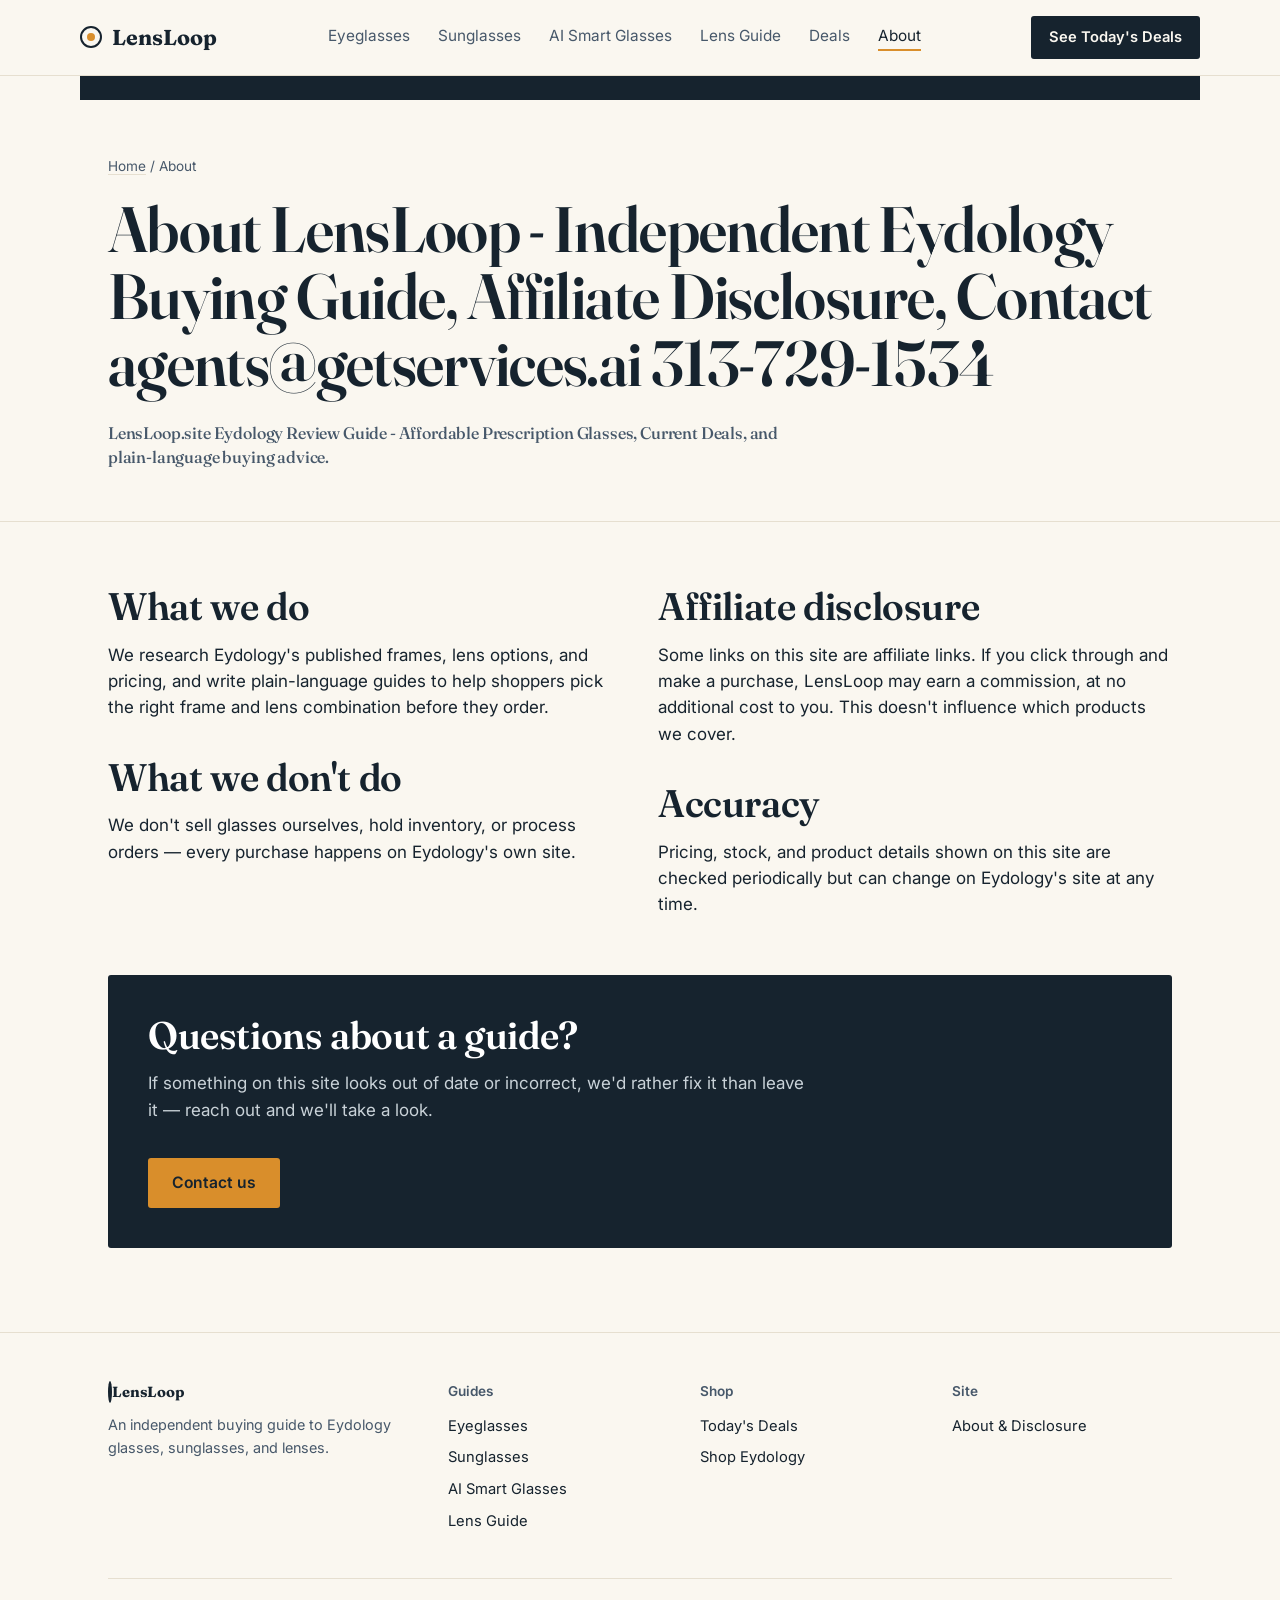
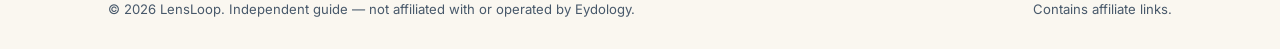
<file: about.html>
<!DOCTYPE html>
<html lang="en">
<head>
<meta charset="UTF-8">
<meta name="viewport" content="width=device-width, initial-scale=1.0">
<title>About & Affiliate Disclosure | LensLoop</title>
<meta name="keywords" content="affordable prescription glasses, cheap eyeglasses, Eydology review, prescription sunglasses, blue light glasses, progressive lenses, smart glasses, Eydology coupon, prescription glasses, cheap glasses" />
<link rel="preconnect" href="https://www.awin1.com">
<link rel="preconnect" href="https://fonts.googleapis.com">
<link rel="preconnect" href="https://fonts.gstatic.com" crossorigin>
<link rel="dns-prefetch" href="https://eydology.com">
<meta name="description" content="Who runs LensLoop, how we cover Eydology, and our affiliate disclosure.">
<link rel="canonical" href="https://lensloop.site/about.html">
<meta property="og:type" content="website">
<meta property="og:url" content="https://lensloop.site/about.html">
<meta property="og:title" content="About & Affiliate Disclosure | LensLoop">
<meta property="og:description" content="Who runs LensLoop, how we cover Eydology, and our affiliate disclosure.">
<meta name="twitter:card" content="summary">
<meta name="twitter:title" content="About & Affiliate Disclosure | LensLoop">
<meta name="twitter:description" content="Who runs LensLoop, how we cover Eydology, and our affiliate disclosure.">
<link rel="stylesheet" href="styles.css">
<script defer src="app.js"></script>
<script type="application/ld+json">
{"@context":"https://schema.org","@type":"Organization","name":"LensLoop","url":"https://lensloop.site","email":"agents@getservices.ai","telephone":"313-729-1534"}
</script>
</head>
<body>
<header class="topbar">
  <div class="wrap row">
    <a href="index.html" class="brand"><span class="dot"></span>LensLoop</a>
    <nav class="primary">
      <a href="eyeglasses.html">Eyeglasses</a>
      <a href="sunglasses.html">Sunglasses</a>
      <a href="smart-glasses.html">AI Smart Glasses</a>
      <a href="lens-guide.html">Lens Guide</a>
      <a href="deals.html">Deals</a>
      <a href="about.html" class="active">About</a>
    </nav>
    <div style="display:flex; align-items:center; gap:12px;">
      <a href="deals.html" class="nav-cta">See Today's Deals</a>
      <button class="nav-toggle" aria-label="Open menu" aria-expanded="false">Menu</button>
    </div>
  </div>
</header>
<div class="wrap" style="padding:12px 28px;background:var(--ink);color:var(--paper);font-size:.85rem;display:flex;justify-content:space-between;flex-wrap:wrap;gap:8px;"></div>

<div class="page-head">
  <div class="wrap">
    <div class="breadcrumb"><a href="index.html">Home</a> / About</div>
    <h1>About LensLoop - Independent Eydology Buying Guide, Affiliate Disclosure, Contact agents@getservices.ai 313-729-1534</h1>
    <h2 style="font-size:1.05rem;color:var(--ink-soft);font-weight:500;line-height:1.4;max-width:62ch;margin-bottom:12px;">LensLoop.site Eydology Review Guide - Affordable Prescription Glasses, Current Deals, and plain-language buying advice.</h2>
  </div>
</div>

<section>
  <div class="wrap two-col">
    <div>
      <h2>What we do</h2>
      <p>We research Eydology's published frames, lens options, and pricing, and write plain-language guides to help shoppers pick the right frame and lens combination before they order.</p>
      <h2 style="margin-top:36px;">What we don't do</h2>
      <p>We don't sell glasses ourselves, hold inventory, or process orders — every purchase happens on Eydology's own site.</p>
    </div>
    <div>
      <h2>Affiliate disclosure</h2>
      <p>Some links on this site are affiliate links. If you click through and make a purchase, LensLoop may earn a commission, at no additional cost to you. This doesn't influence which products we cover.</p>
      <h2 style="margin-top:36px;">Accuracy</h2>
      <p>Pricing, stock, and product details shown on this site are checked periodically but can change on Eydology's site at any time.</p>
    </div>
  </div>

  <div class="wrap" style="margin-top:40px;">
    <div class="callout">
      <h2>Questions about a guide?</h2>
      <p>If something on this site looks out of date or incorrect, we'd rather fix it than leave it — reach out and we'll take a look.</p>
      <a href="mailto:agents@getservices.ai" class="btn btn-primary" style="margin-top:18px;">Contact us</a>
    </div>
  </div>
</section>

<footer>
  <div class="wrap">
    <div class="foot-grid">
      <div>
        <a href="index.html" class="brand" style="margin-bottom:10px;"><span class="dot"></span>LensLoop</a>
        <p style="color:var(--ink-soft); font-size:.9rem;">An independent buying guide to Eydology glasses, sunglasses, and lenses.</p>
      </div>
      <div>
        <h4>Guides</h4>
        <a href="eyeglasses.html">Eyeglasses</a>
        <a href="sunglasses.html">Sunglasses</a>
        <a href="smart-glasses.html">AI Smart Glasses</a>
        <a href="lens-guide.html">Lens Guide</a>
      </div>
      <div>
        <h4>Shop</h4>
        <a href="deals.html">Today's Deals</a>
        <a data-aff href="#">Shop Eydology</a>
      </div>
      <div>
        <h4>Site</h4>
        <a href="about.html">About &amp; Disclosure</a>
      </div>
    </div>
    <div class="foot-bottom">
      <span>© 2026 LensLoop. Independent guide — not affiliated with or operated by Eydology.</span>
      <span>Contains affiliate links.</span>
    </div>
  </div>
</footer>
</body>
</html>
</file>
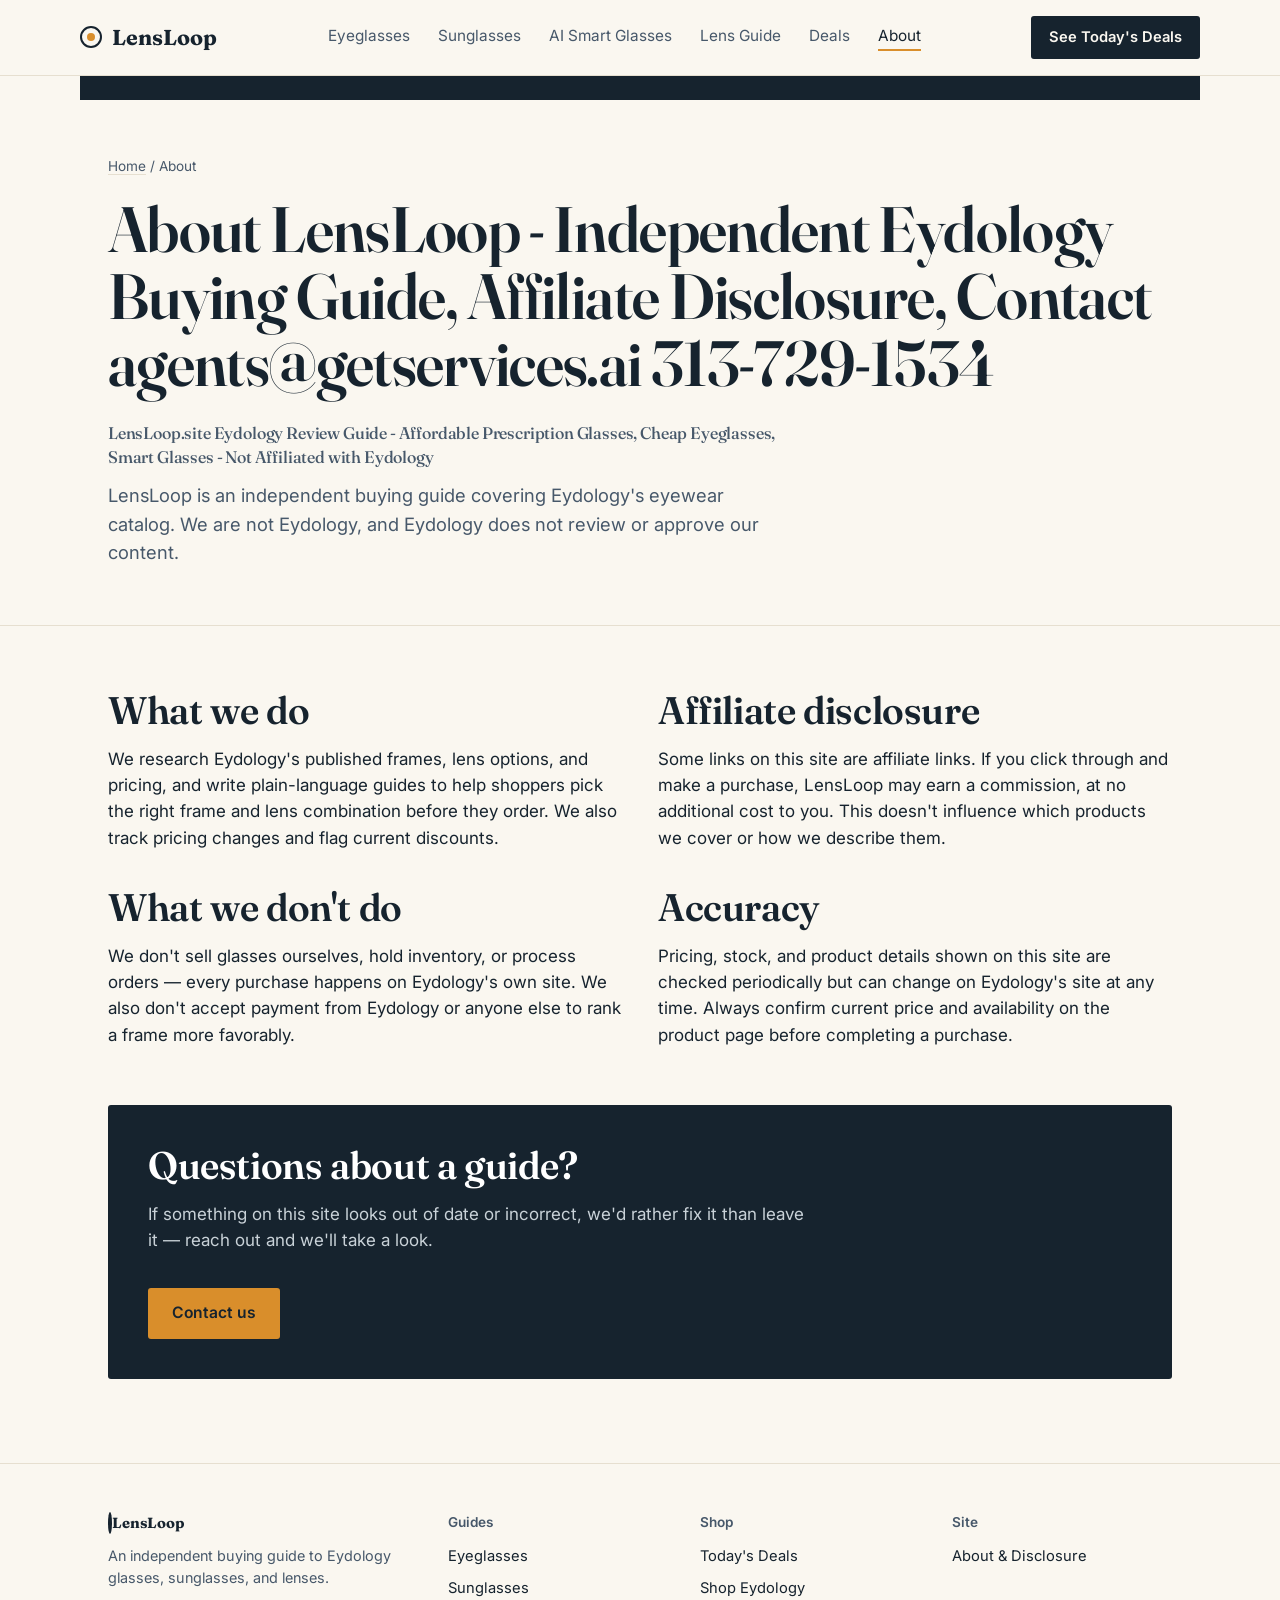
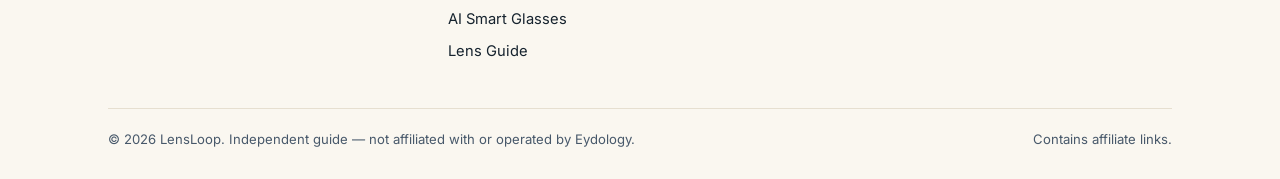
<file: About.html>
<!DOCTYPE html>
<html lang="en">
<head>
<meta charset="UTF-8">
<meta name="viewport" content="width=device-width, initial-scale=1.0">
<title>About & Affiliate Disclosure | LensLoop</title>
<meta name="keywords" content="affordable prescription glasses, cheap eyeglasses, Eydology review, prescription sunglasses, blue light glasses, progressive lenses, smart glasses, Eydology coupon, PD measurement">

<link rel="preconnect" href="https://www.awin1.com">
<link rel="preconnect" href="https://fonts.googleapis.com">
<link rel="preconnect" href="https://fonts.gstatic.com" crossorigin>
<link rel="dns-prefetch" href="https://eydology.com">

<meta name="description" content="Who runs LensLoop, how we cover Eydology, and our affiliate disclosure.">
<link rel="canonical" href="https://lensloop.site/about.html">
<meta property="og:type" content="website">
<meta property="og:url" content="https://lensloop.site/about.html">
<meta property="og:title" content="About & Affiliate Disclosure | LensLoop">
<meta property="og:description" content="Who runs LensLoop, how we cover Eydology, and our affiliate disclosure.">
<meta name="twitter:card" content="summary">
<meta name="twitter:title" content="About & Affiliate Disclosure | LensLoop">
<meta name="twitter:description" content="Who runs LensLoop, how we cover Eydology, and our affiliate disclosure.">
<style>
/* =========================================================
   LensLoop — design tokens
   Concept: an optometrist's prescription pad crossed with an
   eye chart. Big descending letterforms, thin ruled lines,
   circular "lens" motifs, a chart-red for deals/sale marks.
   ========================================================= */

@import url('https://fonts.googleapis.com/css2?family=Fraunces:opsz,wght@9..144,400;9..144,500;9..144,600;9..144,700&family=Inter:wght@400;500;600;700&display=swap');

:root{
  --ink:        #16232E;   /* near-black navy — primary text */
  --ink-soft:   #47586A;   /* secondary text */
  --paper:      #FAF7F0;   /* warm chart paper */
  --paper-line: #E6DFD0;   /* hairline rule on paper */
  --panel:      #FFFFFF;
  --amber:      #D98E2B;   /* lens-tint accent */
  --amber-soft: #F3DDB2;
  --sage:       #7C9A82;   /* AR-coating green, secondary accent */
  --chart-red:  #B5473A;   /* eye-chart red, used for deals/sale only */
  --radius:     3px;
  --max:        1120px;

  --font-display: 'Fraunces', Georgia, serif;
  --font-body: 'Inter', -apple-system, BlinkMacSystemFont, sans-serif;
}

*{box-sizing:border-box;}
html{scroll-behavior:smooth;}
body{
  margin:0;
  background:var(--paper);
  color:var(--ink);
  font-family:var(--font-body);
  font-size:17px;
  line-height:1.55;
  -webkit-font-smoothing:antialiased;
}
img{max-width:100%;display:block;}
a{color:inherit;}
.wrap{max-width:var(--max);margin:0 auto;padding:0 28px;}

h1,h2,h3{
  font-family:var(--font-display);
  font-weight:600;
  line-height:1.05;
  margin:0 0 .4em;
  letter-spacing:-0.01em;
}
h1{font-size:clamp(2.4rem,5vw,4.2rem); font-variation-settings:'opsz' 144;}
h2{font-size:clamp(1.7rem,3vw,2.5rem); font-variation-settings:'opsz' 60;}
h3{font-size:1.25rem; font-variation-settings:'opsz' 20; font-weight:600;}
p{margin:0 0 1em; max-width:62ch;}
p.lede{font-size:1.15rem; color:var(--ink-soft); max-width:56ch;}

/* ---------- top bar / nav ---------- */
.topbar{border-bottom:1px solid var(--paper-line); background:var(--paper);
  position:sticky; top:0; z-index:20;}
.topbar .row{display:flex; align-items:center; justify-content:space-between;
  padding:16px 0;}
.brand{display:flex; align-items:center; gap:10px; font-family:var(--font-display);
  font-weight:700; font-size:1.35rem; text-decoration:none; color:var(--ink);}
.brand .dot{width:22px;height:22px;border-radius:50%;border:2.5px solid var(--ink);
  position:relative; flex:none;}
.brand .dot::after{content:"";position:absolute;inset:5px;border-radius:50%;background:var(--amber);}
nav.primary{display:flex; gap:28px;}
nav.primary a{text-decoration:none; font-size:.96rem; color:var(--ink-soft);
  border-bottom:2px solid transparent; padding-bottom:2px;}
nav.primary a:hover, nav.primary a.active{color:var(--ink); border-color:var(--amber);}
.nav-cta{background:var(--ink); color:var(--paper); text-decoration:none;
  padding:10px 18px; border-radius:var(--radius); font-size:.92rem; font-weight:600;
  white-space:nowrap;}
.nav-toggle{display:none;}

@media (max-width:820px){
  nav.primary{position:fixed; inset:64px 0 0 0; background:var(--paper);
    flex-direction:column; padding:24px 28px; gap:0; transform:translateX(100%);
    transition:transform .25s ease; overflow:auto;}
  nav.primary.open{transform:translateX(0);}
  nav.primary a{padding:14px 0; border-bottom:1px solid var(--paper-line); font-size:1.05rem;}
  .nav-toggle{display:block; background:none; border:1px solid var(--ink); border-radius:var(--radius);
    padding:8px 12px; font-size:1rem; font-family:var(--font-body);}
}

/* ---------- hero ---------- */
.hero{padding:72px 0 56px; border-bottom:1px solid var(--paper-line); position:relative;}
.hero .eyebrow{font-family:var(--font-body); font-weight:600; color:var(--amber); margin-bottom:14px; font-size:.95rem;}
.hero-grid{display:grid; grid-template-columns:1.15fr .85fr; gap:48px; align-items:center;}
@media (max-width:900px){.hero-grid{grid-template-columns:1fr;}}
.chart{border:1px solid var(--paper-line); background:var(--panel); border-radius:var(--radius);
  padding:28px 24px; font-family:var(--font-display); text-align:center; color:var(--ink);}
.chart .line{letter-spacing:.28em; font-weight:600;}
.chart .l1{font-size:3.6rem; margin-bottom:14px;}
.chart .l2{font-size:2.5rem; margin-bottom:12px; color:var(--ink-soft);}
.chart .l3{font-size:1.7rem; margin-bottom:10px; color:var(--ink-soft);}
.chart .l4{font-size:1.15rem; color:var(--sage); letter-spacing:.18em;}
.chart .cap{margin-top:18px; font-family:var(--font-body); font-size:.82rem; color:var(--ink-soft); letter-spacing:0;}

.btn{display:inline-flex; align-items:center; gap:8px; text-decoration:none;
  font-weight:600; padding:13px 24px; border-radius:var(--radius); font-size:.98rem;}
.btn-primary{background:var(--amber); color:var(--ink);}
.btn-primary:hover{background:#c67f22;}
.btn-outline{border:1.5px solid var(--ink); color:var(--ink); background:transparent;}
.btn-outline:hover{background:var(--ink); color:var(--paper);}
.hero-actions{display:flex; gap:14px; margin-top:26px; flex-wrap:wrap;}
.trust-row{display:flex; gap:26px; margin-top:34px; flex-wrap:wrap; color:var(--ink-soft); font-size:.88rem;}
.trust-row span{display:flex; align-items:center; gap:8px;}
.trust-row b{color:var(--ink);}

/* ---------- section shell ---------- */
section{padding:64px 0;}
section.alt{background:var(--panel); border-top:1px solid var(--paper-line); border-bottom:1px solid var(--paper-line);}
.section-head{display:flex; justify-content:space-between; align-items:flex-end; gap:24px; margin-bottom:34px; flex-wrap:wrap;}
.section-head a.more{font-size:.92rem; text-decoration:none; color:var(--ink-soft); border-bottom:1px solid var(--paper-line);}

/* ---------- category grid ---------- */
.grid{display:grid; grid-template-columns:repeat(3,1fr); gap:1px; background:var(--paper-line);
  border:1px solid var(--paper-line);}
@media (max-width:820px){.grid{grid-template-columns:repeat(2,1fr);}}
@media (max-width:520px){.grid{grid-template-columns:1fr;}}
.cell{background:var(--panel); padding:30px 26px; display:flex; flex-direction:column; gap:10px;}
.cell .num{font-family:var(--font-display); font-size:.85rem; color:var(--sage); letter-spacing:.08em;}
.cell h3{margin-bottom:2px;}
.cell p{font-size:.94rem; color:var(--ink-soft); margin-bottom:4px;}
.cell a.go{font-size:.9rem; font-weight:600; text-decoration:none; color:var(--ink);
  border-bottom:2px solid var(--amber);}

/* ---------- deal cards ---------- */
.deals{display:grid; grid-template-columns:repeat(3,1fr); gap:20px;}
@media (max-width:820px){.deals{grid-template-columns:1fr 1fr;}}
@media (max-width:560px){.deals{grid-template-columns:1fr;}}
.deal{background:var(--panel); border:1px solid var(--paper-line); border-radius:var(--radius);
  padding:22px; position:relative;}
.tag{position:absolute; top:16px; right:16px; background:var(--chart-red); color:#fff;
  font-size:.72rem; font-weight:700; padding:4px 9px; border-radius:2px; letter-spacing:.03em;}
.deal h3{margin-bottom:6px; font-size:1.05rem;}
.deal .price{font-family:var(--font-display); font-size:1.5rem; margin:10px 0;}
.deal .price s{color:var(--ink-soft); font-size:1rem; margin-left:8px; font-family:var(--font-body);}
.deal a.shop{display:block; text-align:center; margin-top:12px; text-decoration:none;
  border:1.5px solid var(--ink); border-radius:var(--radius); padding:10px; font-weight:600; font-size:.92rem;}
.deal a.shop:hover{background:var(--ink); color:var(--paper);}

/* ---------- guide blocks ---------- */
.guide{display:grid; grid-template-columns:.4fr .6fr; gap:40px; padding:36px 0; border-bottom:1px solid var(--paper-line);}
.guide:last-child{border-bottom:none;}
@media (max-width:760px){.guide{grid-template-columns:1fr; gap:14px;}}
.guide .label{font-family:var(--font-display); font-size:1.4rem; color:var(--ink-soft);}
.guide h3{margin-bottom:10px;}
.guide ul{margin:14px 0 0; padding-left:20px; color:var(--ink-soft); font-size:.95rem;}
.guide li{margin-bottom:6px;}

/* ---------- lens circle divider ---------- */
.lens-divider{display:flex; align-items:center; justify-content:center; gap:14px; padding:44px 0 8px; color:var(--paper-line);}
.lens-divider span{width:9px;height:9px;border-radius:50%;background:var(--amber);}
.lens-divider .ring{width:34px;height:34px;border-radius:50%;border:2px solid var(--sage);}

/* ---------- callout / disclosure ---------- */
.callout{background:var(--ink); color:var(--paper); border-radius:var(--radius); padding:40px; }
.callout h2{color:#fff;}
.callout p{color:#C9D2D8; max-width:60ch;}
.disclosure{font-size:.85rem; color:var(--ink-soft); border-top:1px solid var(--paper-line);
  border-bottom:1px solid var(--paper-line); padding:18px 0; margin:40px 0;}

/* ---------- footer ---------- */
footer{border-top:1px solid var(--paper-line); padding:48px 0 30px; margin-top:20px;}
.foot-grid{display:grid; grid-template-columns:1.4fr 1fr 1fr 1fr; gap:32px;}
@media (max-width:760px){.foot-grid{grid-template-columns:1fr 1fr;}}
.foot-grid h4{font-size:.85rem; text-transform:none; color:var(--ink-soft); margin:0 0 12px; font-weight:600;}
.foot-grid a{display:block; text-decoration:none; color:var(--ink); font-size:.92rem; margin-bottom:9px;}
.foot-bottom{margin-top:36px; padding-top:20px; border-top:1px solid var(--paper-line);
  display:flex; justify-content:space-between; flex-wrap:wrap; gap:10px; font-size:.82rem; color:var(--ink-soft);}

/* ---------- misc page header for inner pages ---------- */
.page-head{padding:56px 0 40px; border-bottom:1px solid var(--paper-line);}
.page-head .eyebrow{color:var(--amber); font-weight:600; font-size:.92rem; margin-bottom:10px;}
.breadcrumb{font-size:.85rem; color:var(--ink-soft); margin-bottom:18px;}
.breadcrumb a{text-decoration:none; color:var(--ink-soft); border-bottom:1px solid var(--paper-line);}

.two-col{display:grid; grid-template-columns:1fr 1fr; gap:36px;}
@media (max-width:760px){.two-col{grid-template-columns:1fr;}}

</style>

<script type="application/ld+json">
{"@context":"https://schema.org","@type":"Organization","name":"LensLoop","url":"https://lensloop.site","email":"agents@getservices.ai","telephone":"313-729-1534","address":{"@type":"PostalAddress","streetAddress":"244 Madison Avenue Suite 1666","addressLocality":"New York","postalCode":"10016","addressCountry":"US"}}
</script>
<script type="application/ld+json">
{"@context":"https://schema.org","@type":"WebSite","name":"LensLoop","url":"https://lensloop.site","potentialAction":{"@type":"SearchAction","target":"https://lensloop.site/search?q={search_term_string}","query-input":"required name=search_term_string"}}
</script>


<script type="application/ld+json">
{"@context":"https://schema.org","@type":"FAQPage","mainEntity":[{"@type":"Question","name":"What are the best affordable prescription glasses?","acceptedAnswer":{"@type":"Answer","text":"Eydology offers 407+ frames from $9.99 to $35.99 with free shipping over $79 and 30-day returns. Shop via lensloop.site affiliate banners for $10 OFF $69+. Contact agents@getservices.ai 313-729-1534."}},{"@type":"Question","name":"Does Eydology have free shipping?","acceptedAnswer":{"@type":"Answer","text":"Yes, free standard shipping over $79 via Eydology. $10 OFF orders over $69 via our Awin sponsored links s=4742718, s=4742696, s=4742695."}},{"@type":"Question","name":"How to contact LensLoop?","acceptedAnswer":{"@type":"Answer","text":"Email agents@getservices.ai or call 313-729-1534. Independent buying guide for Eydology glasses."}}]}
</script>

</head>
<body>

<header class="topbar">
  <div class="wrap row">
    <a href="index.html" class="brand"><span class="dot"></span>LensLoop</a>
    <nav class="primary">
      <a href="eyeglasses.html">Eyeglasses</a>
      <a href="sunglasses.html">Sunglasses</a>
      <a href="smart-glasses.html">AI Smart Glasses</a>
      <a href="lens-guide.html">Lens Guide</a>
      <a href="deals.html">Deals</a>
      <a href="about.html" class="active">About</a>
    </nav>
    <div style="display:flex; align-items:center; gap:12px;">
      <a href="deals.html" class="nav-cta">See Today's Deals</a>
      <button class="nav-toggle" aria-label="Open menu" aria-expanded="false">Menu</button>
    </div>
  </div>
</header>
<div class="wrap" style="padding:12px 28px;background:var(--ink);color:var(--paper);font-size:.85rem;display:flex;justify-content:space-between;flex-wrap:wrap;gap:8px;"></div>

<div class="page-head">
  <div class="wrap">
    <div class="breadcrumb"><a href="index.html">Home</a> / About</div>
    <h1>About LensLoop - Independent Eydology Buying Guide, Affiliate Disclosure, Contact agents@getservices.ai 313-729-1534</h1>
    <h2 style="font-size:1.05rem;color:var(--ink-soft);font-weight:500;line-height:1.4;max-width:62ch;margin-bottom:12px;">LensLoop.site Eydology Review Guide - Affordable Prescription Glasses, Cheap Eyeglasses, Smart Glasses - Not Affiliated with Eydology</h2><p class="lede">LensLoop is an independent buying guide covering Eydology's eyewear catalog. We are not Eydology, and Eydology does not review or approve our content.</p>
  </div>
</div>

<section>
  <div class="wrap two-col">
    <div>
      <h2>What we do</h2>
      <p>We research Eydology's published frames, lens options, and pricing, and write plain-language guides to help shoppers pick the right frame and lens combination before they order. We also track pricing changes and flag current discounts.</p>
      <h2 style="margin-top:36px;">What we don't do</h2>
      <p>We don't sell glasses ourselves, hold inventory, or process orders — every purchase happens on Eydology's own site. We also don't accept payment from Eydology or anyone else to rank a frame more favorably.</p>
    </div>
    <div>
      <h2>Affiliate disclosure</h2>
      <p>Some links on this site are affiliate links. If you click through and make a purchase, LensLoop may earn a commission, at no additional cost to you. This doesn't influence which products we cover or how we describe them.</p>
      <h2 style="margin-top:36px;">Accuracy</h2>
      <p>Pricing, stock, and product details shown on this site are checked periodically but can change on Eydology's site at any time. Always confirm current price and availability on the product page before completing a purchase.</p>
    </div>
  </div>

  <div class="wrap" style="margin-top:40px;">
    <div class="callout">
      <h2>Questions about a guide?</h2>
      <p>If something on this site looks out of date or incorrect, we'd rather fix it than leave it — reach out and we'll take a look.</p>
      <a href="mailto:agents@getservices.ai" class="btn btn-primary" style="margin-top:18px;">Contact us</a>
    </div>
  </div>
</section>

<footer>
  <div class="wrap">
    <div class="foot-grid">
      <div>
        <a href="index.html" class="brand" style="margin-bottom:10px;"><span class="dot"></span>LensLoop</a>
        <p style="color:var(--ink-soft); font-size:.9rem;">An independent buying guide to Eydology glasses, sunglasses, and lenses.</p>
      </div>
      <div>
        <h4>Guides</h4>
        <a href="eyeglasses.html">Eyeglasses</a>
        <a href="sunglasses.html">Sunglasses</a>
        <a href="smart-glasses.html">AI Smart Glasses</a>
        <a href="lens-guide.html">Lens Guide</a>
      </div>
      <div>
        <h4>Shop</h4>
        <a href="deals.html">Today's Deals</a>
        <a data-aff href="#">Shop Eydology</a>
      </div>
      <div>
        <h4>Site</h4>
        <a href="about.html">About &amp; Disclosure</a>
      </div>
    </div>
    <div class="foot-bottom">
      <span>© 2026 LensLoop. Independent guide — not affiliated with or operated by Eydology.</span>
      <span>Contains affiliate links.</span>
    </div>
  </div>
</footer>

<script>
/* =========================================================
   EDIT THIS ONE LINE once you have your real Eydology
   affiliate/tracking link (from Awin, Impact, or whatever
   network Eydology approves you on). Every "Shop Eydology"
   button on every page reads from here, so you only ever
   update it in this one spot.
   ========================================================= */

const AFFILIATE_LINK = "https://www.awin1.com/cread.php?awinmid=124966&awinaffid=3067297";
const BANNERS = [
  "https://www.awin1.com/cread.php?s=4742718&v=124966&q=601646&r=3067297",
  "https://www.awin1.com/cread.php?s=4742696&v=124966&q=601645&r=3067297",
  "https://www.awin1.com/cread.php?s=4742695&v=124966&q=601644&r=3067297"
];
const CONTACT_EMAIL = "agents@getservices.ai";
const CONTACT_PHONE = "313-729-1534";


document.addEventListener("DOMContentLoaded", () => {
  document.querySelectorAll("[data-aff]").forEach(el => {
    el.setAttribute("href", AFFILIATE_LINK);
    el.setAttribute("target", "_blank");
    el.setAttribute("rel", "noopener sponsored");
  });

  const toggle = document.querySelector(".nav-toggle");
  const nav = document.querySelector("nav.primary");
  if (toggle && nav) {
    toggle.addEventListener("click", () => {
      nav.classList.toggle("open");
      toggle.textContent = nav.classList.contains("open") ? "Close" : "Menu";
    });
  }
});

</script>

<script>
// Production: Force all affiliate/external links to be sponsored
document.addEventListener('DOMContentLoaded', function(){
  document.querySelectorAll('a[href*="awin1.com"], a[data-aff]').forEach(function(el){
    el.setAttribute('rel','sponsored noopener nofollow');
    el.setAttribute('target','_blank');
    if(el.getAttribute('href')==='#' || el.getAttribute('href')===''){
      el.setAttribute('href', AFFILIATE_LINK || 'https://www.awin1.com/cread.php?awinmid=124966&awinaffid=3067297');
    }
  });
  // Lazy loading fallback
  if('loading' in HTMLImageElement.prototype){
    document.querySelectorAll('img[loading="lazy"]').forEach(function(img){ img.decoding='async'; });
  }
});
</script>

</body>
</html>
</file>
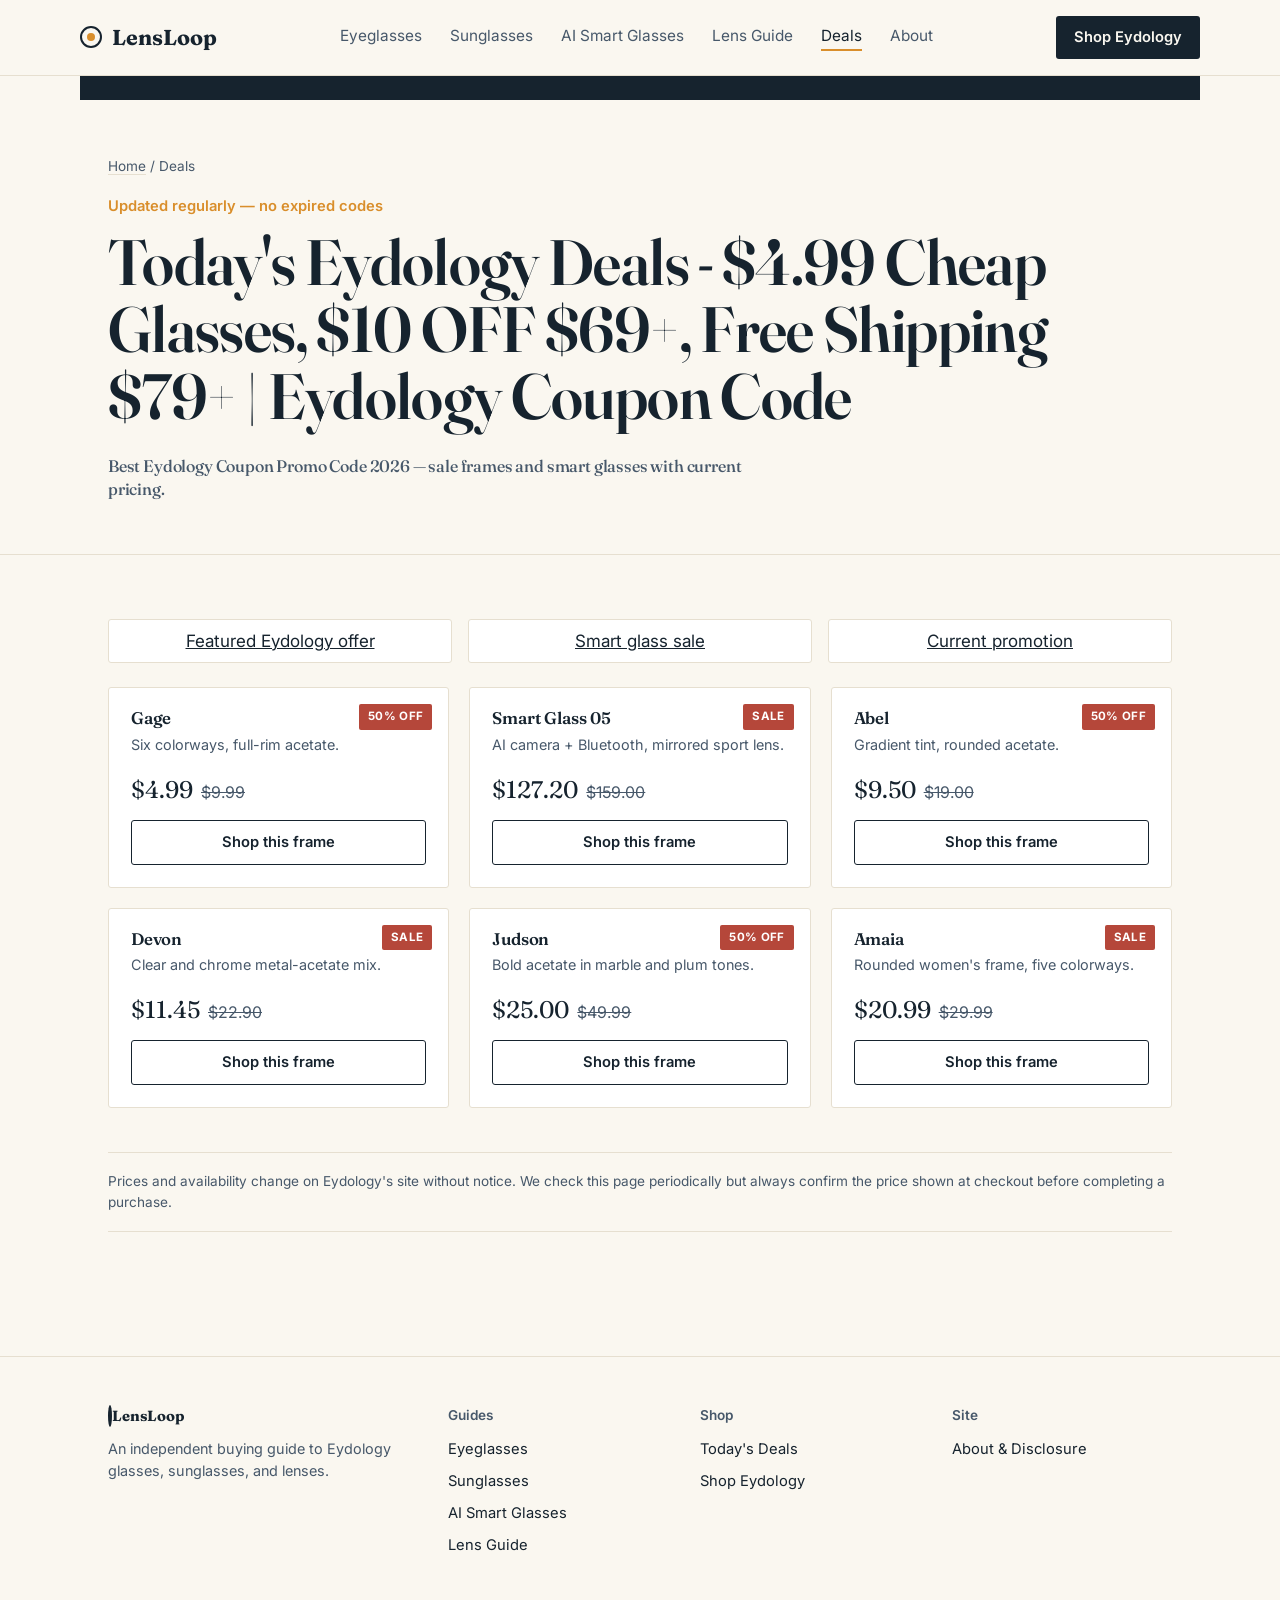
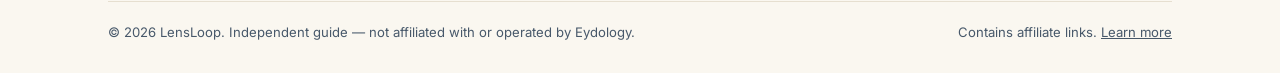
<file: deals.html>
<!DOCTYPE html>
<html lang="en">
<head>
<meta charset="UTF-8">
<meta name="viewport" content="width=device-width, initial-scale=1.0">
<title>Today's Eydology Deals | LensLoop</title>
<meta name="keywords" content="affordable prescription glasses, cheap eyeglasses, Eydology review, prescription sunglasses, blue light glasses, progressive lenses, smart glasses, Eydology coupon, prescription glasses, cheap glasses" />
<link rel="preconnect" href="https://www.awin1.com">
<link rel="preconnect" href="https://fonts.googleapis.com">
<link rel="preconnect" href="https://fonts.gstatic.com" crossorigin>
<link rel="dns-prefetch" href="https://eydology.com">
<meta name="description" content="Currently discounted Eydology frames and smart glasses, checked and updated regularly.">
<link rel="canonical" href="https://lensloop.site/deals.html">
<meta property="og:type" content="website">
<meta property="og:url" content="https://lensloop.site/deals.html">
<meta property="og:title" content="Today's Eydology Deals | LensLoop">
<meta property="og:description" content="Currently discounted Eydology frames and smart glasses, checked and updated regularly.">
<meta name="twitter:card" content="summary">
<meta name="twitter:title" content="Today's Eydology Deals | LensLoop">
<meta name="twitter:description" content="Currently discounted Eydology frames and smart glasses, checked and updated regularly.">
<link rel="stylesheet" href="styles.css">
<script defer src="app.js"></script>
<script type="application/ld+json">
{"@context":"https://schema.org","@type":"Organization","name":"LensLoop","url":"https://lensloop.site","email":"agents@getservices.ai","telephone":"313-729-1534"}
</script>
</head>
<body>
<header class="topbar">
  <div class="wrap row">
    <a href="index.html" class="brand"><span class="dot"></span>LensLoop</a>
    <nav class="primary">
      <a href="eyeglasses.html">Eyeglasses</a>
      <a href="sunglasses.html">Sunglasses</a>
      <a href="smart-glasses.html">AI Smart Glasses</a>
      <a href="lens-guide.html">Lens Guide</a>
      <a href="deals.html" class="active">Deals</a>
      <a href="about.html">About</a>
    </nav>
    <div style="display:flex; align-items:center; gap:12px;">
      <a data-aff href="#" class="nav-cta">Shop Eydology</a>
      <button class="nav-toggle" aria-label="Open menu" aria-expanded="false">Menu</button>
    </div>
  </div>
</header>
<div class="wrap" style="padding:12px 28px;background:var(--ink);color:var(--paper);font-size:.85rem;display:flex;justify-content:space-between;flex-wrap:wrap;gap:8px;"></div>

<div class="page-head">
  <div class="wrap">
    <div class="breadcrumb"><a href="index.html">Home</a> / Deals</div>
    <div class="eyebrow">Updated regularly — no expired codes</div>
    <h1>Today's Eydology Deals - $4.99 Cheap Glasses, $10 OFF $69+, Free Shipping $79+ | Eydology Coupon Code</h1>
    <h2 style="font-size:1.05rem;color:var(--ink-soft);font-weight:500;line-height:1.4;max-width:62ch;margin-bottom:12px;">Best Eydology Coupon Promo Code 2026 — sale frames and smart glasses with current pricing.</h2>
  </div>
</div>

<section>
  <div class="wrap" style="display:grid;grid-template-columns:repeat(auto-fit,minmax(300px,1fr));gap:16px;margin-bottom:24px;">
    <div style="text-align:center;border:1px solid var(--paper-line);padding:8px;border-radius:var(--radius);background:var(--panel);"><a target="_blank" rel="sponsored noopener nofollow" href="https://www.awin1.com/cread.php?s=4742718&v=124966&q=601646&r=3067297">Featured Eydology offer</a></div>
    <div style="text-align:center;border:1px solid var(--paper-line);padding:8px;border-radius:var(--radius);background:var(--panel);"><a target="_blank" rel="sponsored noopener nofollow" href="https://www.awin1.com/cread.php?s=4742696&v=124966&q=601645&r=3067297">Smart glass sale</a></div>
    <div style="text-align:center;border:1px solid var(--paper-line);padding:8px;border-radius:var(--radius);background:var(--panel);"><a target="_blank" rel="sponsored noopener nofollow" href="https://www.awin1.com/cread.php?s=4742695&v=124966&q=601644&r=3067297">Current promotion</a></div>
  </div>
  <div class="wrap">
    <div class="deals">
      <div class="deal">
        <span class="tag">50% OFF</span>
        <h3>Gage</h3>
        <p style="font-size:.9rem;color:var(--ink-soft);">Six colorways, full-rim acetate.</p>
        <div class="price">$4.99<s>$9.99</s></div>
        <a data-aff href="#" class="shop">Shop this frame</a>
      </div>
      <div class="deal">
        <span class="tag">SALE</span>
        <h3>Smart Glass 05</h3>
        <p style="font-size:.9rem;color:var(--ink-soft);">AI camera + Bluetooth, mirrored sport lens.</p>
        <div class="price">$127.20<s>$159.00</s></div>
        <a data-aff href="#" class="shop">Shop this frame</a>
      </div>
      <div class="deal">
        <span class="tag">50% OFF</span>
        <h3>Abel</h3>
        <p style="font-size:.9rem;color:var(--ink-soft);">Gradient tint, rounded acetate.</p>
        <div class="price">$9.50<s>$19.00</s></div>
        <a data-aff href="#" class="shop">Shop this frame</a>
      </div>
      <div class="deal">
        <span class="tag">SALE</span>
        <h3>Devon</h3>
        <p style="font-size:.9rem;color:var(--ink-soft);">Clear and chrome metal-acetate mix.</p>
        <div class="price">$11.45<s>$22.90</s></div>
        <a data-aff href="#" class="shop">Shop this frame</a>
      </div>
      <div class="deal">
        <span class="tag">50% OFF</span>
        <h3>Judson</h3>
        <p style="font-size:.9rem;color:var(--ink-soft);">Bold acetate in marble and plum tones.</p>
        <div class="price">$25.00<s>$49.99</s></div>
        <a data-aff href="#" class="shop">Shop this frame</a>
      </div>
      <div class="deal">
        <span class="tag">SALE</span>
        <h3>Amaia</h3>
        <p style="font-size:.9rem;color:var(--ink-soft);">Rounded women's frame, five colorways.</p>
        <div class="price">$20.99<s>$29.99</s></div>
        <a data-aff href="#" class="shop">Shop this frame</a>
      </div>
    </div>
  </div>

  <div class="wrap" style="margin-top:44px;">
    <div class="disclosure">
      Prices and availability change on Eydology's site without notice. We check this page periodically but always confirm the price shown at checkout before completing a purchase.
    </div>
  </div>
</section>

<footer>
  <div class="wrap">
    <div class="foot-grid">
      <div>
        <a href="index.html" class="brand" style="margin-bottom:10px;"><span class="dot"></span>LensLoop</a>
        <p style="color:var(--ink-soft); font-size:.9rem;">An independent buying guide to Eydology glasses, sunglasses, and lenses.</p>
      </div>
      <div>
        <h4>Guides</h4>
        <a href="eyeglasses.html">Eyeglasses</a>
        <a href="sunglasses.html">Sunglasses</a>
        <a href="smart-glasses.html">AI Smart Glasses</a>
        <a href="lens-guide.html">Lens Guide</a>
      </div>
      <div>
        <h4>Shop</h4>
        <a href="deals.html">Today's Deals</a>
        <a data-aff href="#">Shop Eydology</a>
      </div>
      <div>
        <h4>Site</h4>
        <a href="about.html">About &amp; Disclosure</a>
      </div>
    </div>
    <div class="foot-bottom">
      <span>© 2026 LensLoop. Independent guide — not affiliated with or operated by Eydology.</span>
      <span>Contains affiliate links. <a href="about.html" style="text-decoration:underline;">Learn more</a></span>
    </div>
  </div>
</footer>
</body>
</html>
</file>
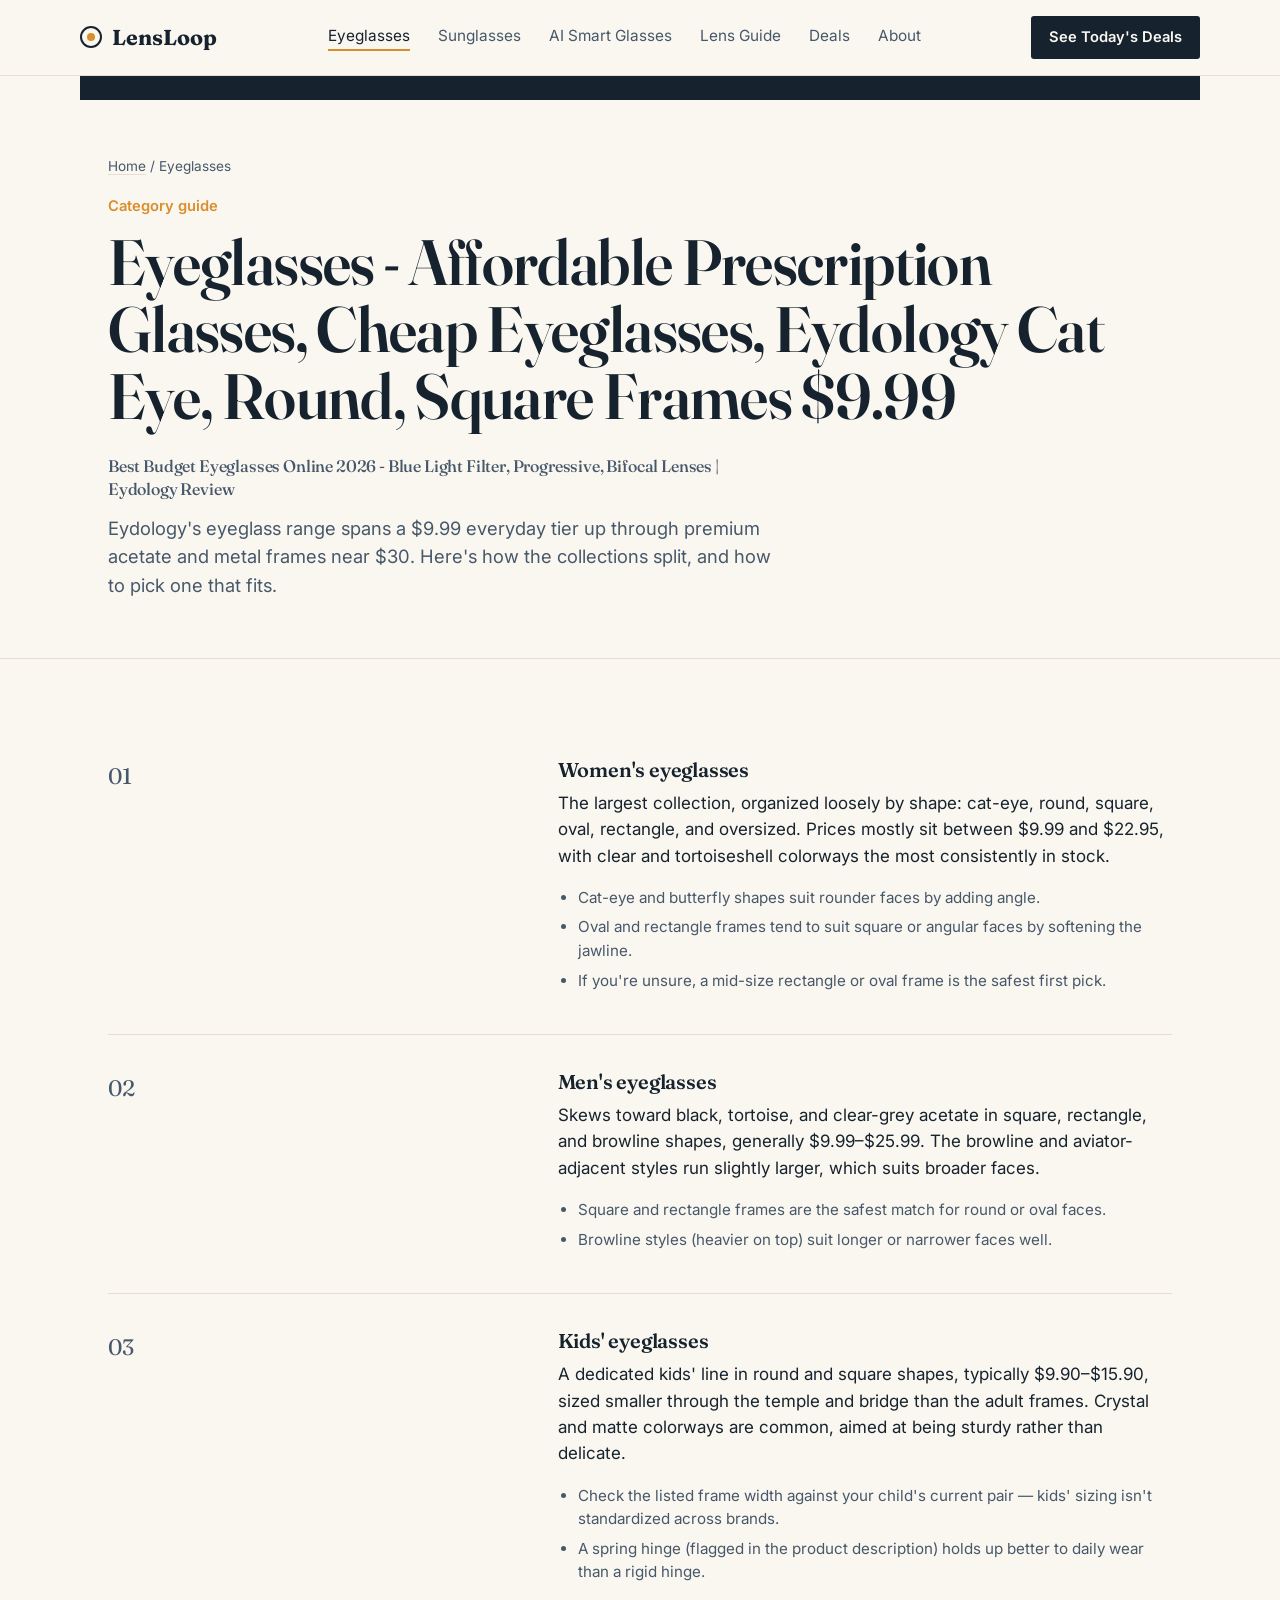
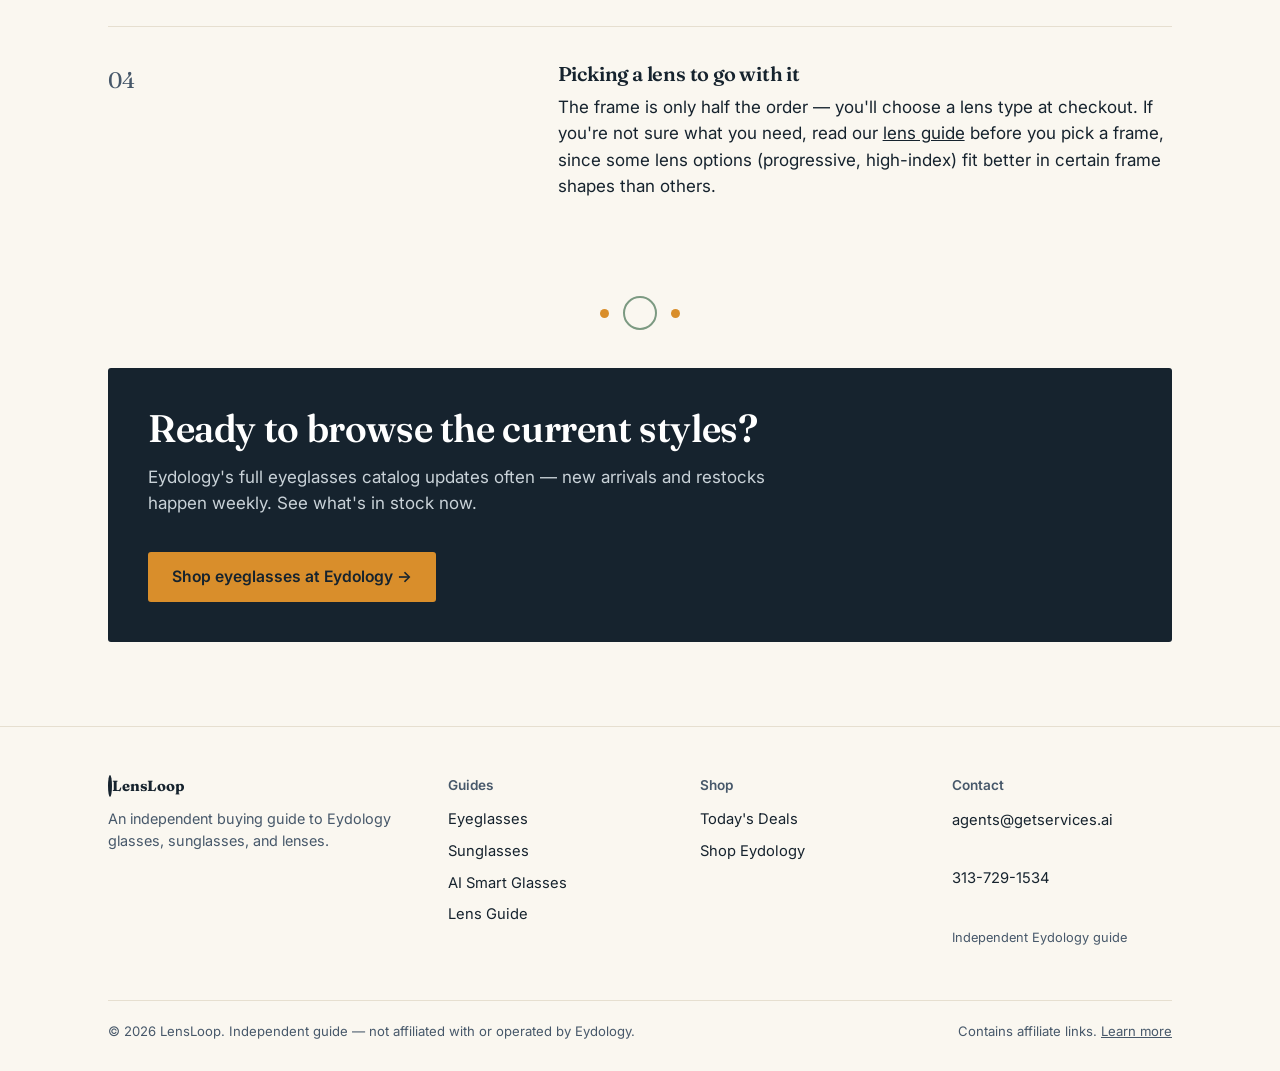
<file: Eyeglasses (1).html>
<!DOCTYPE html>
<html lang="en">
<head>
<meta charset="UTF-8">
<meta name="viewport" content="width=device-width, initial-scale=1.0">
<title>Eyeglasses Guide — Eydology Frames Explained | LensLoop</title>
<meta name="keywords" content="affordable prescription glasses, cheap eyeglasses, Eydology review, prescription sunglasses, blue light glasses, progressive lenses, smart glasses, Eydology coupon, PD measurement">

<link rel="preconnect" href="https://www.awin1.com">
<link rel="preconnect" href="https://fonts.googleapis.com">
<link rel="preconnect" href="https://fonts.gstatic.com" crossorigin>
<link rel="dns-prefetch" href="https://eydology.com">

<meta name="description" content="A plain guide to Eydology's eyeglasses: women's, men's, and kids' frames, materials, pricing tiers, and how to pick by face shape.">
<link rel="canonical" href="https://lensloop.site/eyeglasses.html">
<meta property="og:type" content="website">
<meta property="og:url" content="https://lensloop.site/eyeglasses.html">
<meta property="og:title" content="Eyeglasses Guide — Eydology Frames Explained | LensLoop">
<meta property="og:description" content="A plain guide to Eydology's eyeglasses: women's, men's, and kids' frames, materials, pricing tiers, and how to pick by face shape.">
<meta name="twitter:card" content="summary">
<meta name="twitter:title" content="Eyeglasses Guide — Eydology Frames Explained | LensLoop">
<meta name="twitter:description" content="A plain guide to Eydology's eyeglasses: women's, men's, and kids' frames, materials, pricing tiers, and how to pick by face shape.">
<style>
/* =========================================================
   LensLoop — design tokens
   Concept: an optometrist's prescription pad crossed with an
   eye chart. Big descending letterforms, thin ruled lines,
   circular "lens" motifs, a chart-red for deals/sale marks.
   ========================================================= */

@import url('https://fonts.googleapis.com/css2?family=Fraunces:opsz,wght@9..144,400;9..144,500;9..144,600;9..144,700&family=Inter:wght@400;500;600;700&display=swap');

:root{
  --ink:        #16232E;   /* near-black navy — primary text */
  --ink-soft:   #47586A;   /* secondary text */
  --paper:      #FAF7F0;   /* warm chart paper */
  --paper-line: #E6DFD0;   /* hairline rule on paper */
  --panel:      #FFFFFF;
  --amber:      #D98E2B;   /* lens-tint accent */
  --amber-soft: #F3DDB2;
  --sage:       #7C9A82;   /* AR-coating green, secondary accent */
  --chart-red:  #B5473A;   /* eye-chart red, used for deals/sale only */
  --radius:     3px;
  --max:        1120px;

  --font-display: 'Fraunces', Georgia, serif;
  --font-body: 'Inter', -apple-system, BlinkMacSystemFont, sans-serif;
}

*{box-sizing:border-box;}
html{scroll-behavior:smooth;}
body{
  margin:0;
  background:var(--paper);
  color:var(--ink);
  font-family:var(--font-body);
  font-size:17px;
  line-height:1.55;
  -webkit-font-smoothing:antialiased;
}
img{max-width:100%;display:block;}
a{color:inherit;}
.wrap{max-width:var(--max);margin:0 auto;padding:0 28px;}

h1,h2,h3{
  font-family:var(--font-display);
  font-weight:600;
  line-height:1.05;
  margin:0 0 .4em;
  letter-spacing:-0.01em;
}
h1{font-size:clamp(2.4rem,5vw,4.2rem); font-variation-settings:'opsz' 144;}
h2{font-size:clamp(1.7rem,3vw,2.5rem); font-variation-settings:'opsz' 60;}
h3{font-size:1.25rem; font-variation-settings:'opsz' 20; font-weight:600;}
p{margin:0 0 1em; max-width:62ch;}
p.lede{font-size:1.15rem; color:var(--ink-soft); max-width:56ch;}

/* ---------- top bar / nav ---------- */
.topbar{border-bottom:1px solid var(--paper-line); background:var(--paper);
  position:sticky; top:0; z-index:20;}
.topbar .row{display:flex; align-items:center; justify-content:space-between;
  padding:16px 0;}
.brand{display:flex; align-items:center; gap:10px; font-family:var(--font-display);
  font-weight:700; font-size:1.35rem; text-decoration:none; color:var(--ink);}
.brand .dot{width:22px;height:22px;border-radius:50%;border:2.5px solid var(--ink);
  position:relative; flex:none;}
.brand .dot::after{content:"";position:absolute;inset:5px;border-radius:50%;background:var(--amber);}
nav.primary{display:flex; gap:28px;}
nav.primary a{text-decoration:none; font-size:.96rem; color:var(--ink-soft);
  border-bottom:2px solid transparent; padding-bottom:2px;}
nav.primary a:hover, nav.primary a.active{color:var(--ink); border-color:var(--amber);}
.nav-cta{background:var(--ink); color:var(--paper); text-decoration:none;
  padding:10px 18px; border-radius:var(--radius); font-size:.92rem; font-weight:600;
  white-space:nowrap;}
.nav-toggle{display:none;}

@media (max-width:820px){
  nav.primary{position:fixed; inset:64px 0 0 0; background:var(--paper);
    flex-direction:column; padding:24px 28px; gap:0; transform:translateX(100%);
    transition:transform .25s ease; overflow:auto;}
  nav.primary.open{transform:translateX(0);}
  nav.primary a{padding:14px 0; border-bottom:1px solid var(--paper-line); font-size:1.05rem;}
  .nav-toggle{display:block; background:none; border:1px solid var(--ink); border-radius:var(--radius);
    padding:8px 12px; font-size:1rem; font-family:var(--font-body);}
}

/* ---------- hero ---------- */
.hero{padding:72px 0 56px; border-bottom:1px solid var(--paper-line); position:relative;}
.hero .eyebrow{font-family:var(--font-body); font-weight:600; color:var(--amber); margin-bottom:14px; font-size:.95rem;}
.hero-grid{display:grid; grid-template-columns:1.15fr .85fr; gap:48px; align-items:center;}
@media (max-width:900px){.hero-grid{grid-template-columns:1fr;}}
.chart{border:1px solid var(--paper-line); background:var(--panel); border-radius:var(--radius);
  padding:28px 24px; font-family:var(--font-display); text-align:center; color:var(--ink);}
.chart .line{letter-spacing:.28em; font-weight:600;}
.chart .l1{font-size:3.6rem; margin-bottom:14px;}
.chart .l2{font-size:2.5rem; margin-bottom:12px; color:var(--ink-soft);}
.chart .l3{font-size:1.7rem; margin-bottom:10px; color:var(--ink-soft);}
.chart .l4{font-size:1.15rem; color:var(--sage); letter-spacing:.18em;}
.chart .cap{margin-top:18px; font-family:var(--font-body); font-size:.82rem; color:var(--ink-soft); letter-spacing:0;}

.btn{display:inline-flex; align-items:center; gap:8px; text-decoration:none;
  font-weight:600; padding:13px 24px; border-radius:var(--radius); font-size:.98rem;}
.btn-primary{background:var(--amber); color:var(--ink);}
.btn-primary:hover{background:#c67f22;}
.btn-outline{border:1.5px solid var(--ink); color:var(--ink); background:transparent;}
.btn-outline:hover{background:var(--ink); color:var(--paper);}
.hero-actions{display:flex; gap:14px; margin-top:26px; flex-wrap:wrap;}
.trust-row{display:flex; gap:26px; margin-top:34px; flex-wrap:wrap; color:var(--ink-soft); font-size:.88rem;}
.trust-row span{display:flex; align-items:center; gap:8px;}
.trust-row b{color:var(--ink);}

/* ---------- section shell ---------- */
section{padding:64px 0;}
section.alt{background:var(--panel); border-top:1px solid var(--paper-line); border-bottom:1px solid var(--paper-line);}
.section-head{display:flex; justify-content:space-between; align-items:flex-end; gap:24px; margin-bottom:34px; flex-wrap:wrap;}
.section-head a.more{font-size:.92rem; text-decoration:none; color:var(--ink-soft); border-bottom:1px solid var(--paper-line);}

/* ---------- category grid ---------- */
.grid{display:grid; grid-template-columns:repeat(3,1fr); gap:1px; background:var(--paper-line);
  border:1px solid var(--paper-line);}
@media (max-width:820px){.grid{grid-template-columns:repeat(2,1fr);}}
@media (max-width:520px){.grid{grid-template-columns:1fr;}}
.cell{background:var(--panel); padding:30px 26px; display:flex; flex-direction:column; gap:10px;}
.cell .num{font-family:var(--font-display); font-size:.85rem; color:var(--sage); letter-spacing:.08em;}
.cell h3{margin-bottom:2px;}
.cell p{font-size:.94rem; color:var(--ink-soft); margin-bottom:4px;}
.cell a.go{font-size:.9rem; font-weight:600; text-decoration:none; color:var(--ink);
  border-bottom:2px solid var(--amber);}

/* ---------- deal cards ---------- */
.deals{display:grid; grid-template-columns:repeat(3,1fr); gap:20px;}
@media (max-width:820px){.deals{grid-template-columns:1fr 1fr;}}
@media (max-width:560px){.deals{grid-template-columns:1fr;}}
.deal{background:var(--panel); border:1px solid var(--paper-line); border-radius:var(--radius);
  padding:22px; position:relative;}
.tag{position:absolute; top:16px; right:16px; background:var(--chart-red); color:#fff;
  font-size:.72rem; font-weight:700; padding:4px 9px; border-radius:2px; letter-spacing:.03em;}
.deal h3{margin-bottom:6px; font-size:1.05rem;}
.deal .price{font-family:var(--font-display); font-size:1.5rem; margin:10px 0;}
.deal .price s{color:var(--ink-soft); font-size:1rem; margin-left:8px; font-family:var(--font-body);}
.deal a.shop{display:block; text-align:center; margin-top:12px; text-decoration:none;
  border:1.5px solid var(--ink); border-radius:var(--radius); padding:10px; font-weight:600; font-size:.92rem;}
.deal a.shop:hover{background:var(--ink); color:var(--paper);}

/* ---------- guide blocks ---------- */
.guide{display:grid; grid-template-columns:.4fr .6fr; gap:40px; padding:36px 0; border-bottom:1px solid var(--paper-line);}
.guide:last-child{border-bottom:none;}
@media (max-width:760px){.guide{grid-template-columns:1fr; gap:14px;}}
.guide .label{font-family:var(--font-display); font-size:1.4rem; color:var(--ink-soft);}
.guide h3{margin-bottom:10px;}
.guide ul{margin:14px 0 0; padding-left:20px; color:var(--ink-soft); font-size:.95rem;}
.guide li{margin-bottom:6px;}

/* ---------- lens circle divider ---------- */
.lens-divider{display:flex; align-items:center; justify-content:center; gap:14px; padding:44px 0 8px; color:var(--paper-line);}
.lens-divider span{width:9px;height:9px;border-radius:50%;background:var(--amber);}
.lens-divider .ring{width:34px;height:34px;border-radius:50%;border:2px solid var(--sage);}

/* ---------- callout / disclosure ---------- */
.callout{background:var(--ink); color:var(--paper); border-radius:var(--radius); padding:40px; }
.callout h2{color:#fff;}
.callout p{color:#C9D2D8; max-width:60ch;}
.disclosure{font-size:.85rem; color:var(--ink-soft); border-top:1px solid var(--paper-line);
  border-bottom:1px solid var(--paper-line); padding:18px 0; margin:40px 0;}

/* ---------- footer ---------- */
footer{border-top:1px solid var(--paper-line); padding:48px 0 30px; margin-top:20px;}
.foot-grid{display:grid; grid-template-columns:1.4fr 1fr 1fr 1fr; gap:32px;}
@media (max-width:760px){.foot-grid{grid-template-columns:1fr 1fr;}}
.foot-grid h4{font-size:.85rem; text-transform:none; color:var(--ink-soft); margin:0 0 12px; font-weight:600;}
.foot-grid a{display:block; text-decoration:none; color:var(--ink); font-size:.92rem; margin-bottom:9px;}
.foot-bottom{margin-top:36px; padding-top:20px; border-top:1px solid var(--paper-line);
  display:flex; justify-content:space-between; flex-wrap:wrap; gap:10px; font-size:.82rem; color:var(--ink-soft);}

/* ---------- misc page header for inner pages ---------- */
.page-head{padding:56px 0 40px; border-bottom:1px solid var(--paper-line);}
.page-head .eyebrow{color:var(--amber); font-weight:600; font-size:.92rem; margin-bottom:10px;}
.breadcrumb{font-size:.85rem; color:var(--ink-soft); margin-bottom:18px;}
.breadcrumb a{text-decoration:none; color:var(--ink-soft); border-bottom:1px solid var(--paper-line);}

.two-col{display:grid; grid-template-columns:1fr 1fr; gap:36px;}
@media (max-width:760px){.two-col{grid-template-columns:1fr;}}

</style>

<script type="application/ld+json">
{"@context":"https://schema.org","@type":"Organization","name":"LensLoop","url":"https://lensloop.site","email":"agents@getservices.ai","telephone":"313-729-1534","address":{"@type":"PostalAddress","streetAddress":"244 Madison Avenue Suite 1666","addressLocality":"New York","postalCode":"10016","addressCountry":"US"}}
</script>
<script type="application/ld+json">
{"@context":"https://schema.org","@type":"WebSite","name":"LensLoop","url":"https://lensloop.site","potentialAction":{"@type":"SearchAction","target":"https://lensloop.site/search?q={search_term_string}","query-input":"required name=search_term_string"}}
</script>


<script type="application/ld+json">
{"@context":"https://schema.org","@type":"FAQPage","mainEntity":[{"@type":"Question","name":"What are the best affordable prescription glasses?","acceptedAnswer":{"@type":"Answer","text":"Eydology offers 407+ frames from $9.99 to $35.99 with free shipping over $79 and 30-day returns. Shop via lensloop.site affiliate banners for $10 OFF $69+. Contact agents@getservices.ai 313-729-1534."}},{"@type":"Question","name":"Does Eydology have free shipping?","acceptedAnswer":{"@type":"Answer","text":"Yes, free standard shipping over $79 via Eydology. $10 OFF orders over $69 via our Awin sponsored links s=4742718, s=4742696, s=4742695."}},{"@type":"Question","name":"How to contact LensLoop?","acceptedAnswer":{"@type":"Answer","text":"Email agents@getservices.ai or call 313-729-1534. Independent buying guide for Eydology glasses."}}]}
</script>

</head>
<body>

<header class="topbar">
  <div class="wrap row">
    <a href="index.html" class="brand"><span class="dot"></span>LensLoop</a>
    <nav class="primary">
      <a href="eyeglasses.html" class="active">Eyeglasses</a>
      <a href="sunglasses.html">Sunglasses</a>
      <a href="smart-glasses.html">AI Smart Glasses</a>
      <a href="lens-guide.html">Lens Guide</a>
      <a href="deals.html">Deals</a>
      <a href="about.html">About</a>
    </nav>
    <div style="display:flex; align-items:center; gap:12px;">
      <a href="deals.html" class="nav-cta">See Today's Deals</a>
      <button class="nav-toggle" aria-label="Open menu" aria-expanded="false">Menu</button>
    </div>
  </div>
</header>
<div class="wrap" style="padding:12px 28px;background:var(--ink);color:var(--paper);font-size:.85rem;display:flex;justify-content:space-between;flex-wrap:wrap;gap:8px;"></div>

<div class="page-head">
  <div class="wrap">
    <div class="breadcrumb"><a href="index.html">Home</a> / Eyeglasses</div>
    <div class="eyebrow">Category guide</div>
    <h1>Eyeglasses - Affordable Prescription Glasses, Cheap Eyeglasses, Eydology Cat Eye, Round, Square Frames $9.99</h1>
    <h2 style="font-size:1.05rem;color:var(--ink-soft);font-weight:500;line-height:1.4;max-width:62ch;margin-bottom:12px;">Best Budget Eyeglasses Online 2026 - Blue Light Filter, Progressive, Bifocal Lenses | Eydology Review</h2><p class="lede">Eydology's eyeglass range spans a $9.99 everyday tier up through premium acetate and metal frames near $30. Here's how the collections split, and how to pick one that fits.</p>
  </div>
</div>

<section>
  <div class="wrap">
    <div class="guide">
      <div class="label">01</div>
      <div>
        <h3>Women's eyeglasses</h3>
        <p>The largest collection, organized loosely by shape: cat-eye, round, square, oval, rectangle, and oversized. Prices mostly sit between $9.99 and $22.95, with clear and tortoiseshell colorways the most consistently in stock.</p>
        <ul>
          <li>Cat-eye and butterfly shapes suit rounder faces by adding angle.</li>
          <li>Oval and rectangle frames tend to suit square or angular faces by softening the jawline.</li>
          <li>If you're unsure, a mid-size rectangle or oval frame is the safest first pick.</li>
        </ul>
      </div>
    </div>
    <div class="guide">
      <div class="label">02</div>
      <div>
        <h3>Men's eyeglasses</h3>
        <p>Skews toward black, tortoise, and clear-grey acetate in square, rectangle, and browline shapes, generally $9.99–$25.99. The browline and aviator-adjacent styles run slightly larger, which suits broader faces.</p>
        <ul>
          <li>Square and rectangle frames are the safest match for round or oval faces.</li>
          <li>Browline styles (heavier on top) suit longer or narrower faces well.</li>
        </ul>
      </div>
    </div>
    <div class="guide" id="kids">
      <div class="label">03</div>
      <div>
        <h3>Kids' eyeglasses</h3>
        <p>A dedicated kids' line in round and square shapes, typically $9.90–$15.90, sized smaller through the temple and bridge than the adult frames. Crystal and matte colorways are common, aimed at being sturdy rather than delicate.</p>
        <ul>
          <li>Check the listed frame width against your child's current pair — kids' sizing isn't standardized across brands.</li>
          <li>A spring hinge (flagged in the product description) holds up better to daily wear than a rigid hinge.</li>
        </ul>
      </div>
    </div>
    <div class="guide">
      <div class="label">04</div>
      <div>
        <h3>Picking a lens to go with it</h3>
        <p>The frame is only half the order — you'll choose a lens type at checkout. If you're not sure what you need, read our <a href="lens-guide.html" style="text-decoration:underline;">lens guide</a> before you pick a frame, since some lens options (progressive, high-index) fit better in certain frame shapes than others.</p>
      </div>
    </div>
  </div>

  <div class="lens-divider"><span></span><div class="ring"></div><span></span></div>

  <div class="wrap" style="margin-top:30px;">
    <div class="callout">
      <h2>Ready to browse the current styles?</h2>
      <p>Eydology's full eyeglasses catalog updates often — new arrivals and restocks happen weekly. See what's in stock now.</p>
      <a data-aff href="#" class="btn btn-primary" style="margin-top:18px;">Shop eyeglasses at Eydology →</a>
    </div>
  </div>
</section>

<footer>
  <div class="wrap">
    <div class="foot-grid">
      <div>
        <a href="index.html" class="brand" style="margin-bottom:10px;"><span class="dot"></span>LensLoop</a>
        <p style="color:var(--ink-soft); font-size:.9rem;">An independent buying guide to Eydology glasses, sunglasses, and lenses.</p>
      </div>
      <div>
        <h4>Guides</h4>
        <a href="eyeglasses.html">Eyeglasses</a>
        <a href="sunglasses.html">Sunglasses</a>
        <a href="smart-glasses.html">AI Smart Glasses</a>
        <a href="lens-guide.html">Lens Guide</a>
      </div>
      <div>
        <h4>Shop</h4>
        <a href="deals.html">Today's Deals</a>
        <a data-aff href="#">Shop Eydology</a>
      </div>
      <div><h4>Contact</h4><p style="font-size:.9rem;color:var(--ink-soft);line-height:1.7;"><a href="mailto:agents@getservices.ai" style="color:var(--ink);text-decoration:none;">agents@getservices.ai</a><br><a href="tel:+13137291534" style="color:var(--ink);text-decoration:none;">313-729-1534</a><br><span style="font-size:.8rem;">Independent Eydology guide</span></p></div></div>
    <div class="foot-bottom">
      <span>© 2026 LensLoop. Independent guide — not affiliated with or operated by Eydology.</span>
      <span>Contains affiliate links. <a href="about.html" style="text-decoration:underline;">Learn more</a></span>
    </div>
  </div>
</footer>

<script>
/* =========================================================
   EDIT THIS ONE LINE once you have your real Eydology
   affiliate/tracking link (from Awin, Impact, or whatever
   network Eydology approves you on). Every "Shop Eydology"
   button on every page reads from here, so you only ever
   update it in this one spot.
   ========================================================= */

const AFFILIATE_LINK = "https://www.awin1.com/cread.php?awinmid=124966&awinaffid=3067297";
const BANNERS = [
  "https://www.awin1.com/cread.php?s=4742718&v=124966&q=601646&r=3067297",
  "https://www.awin1.com/cread.php?s=4742696&v=124966&q=601645&r=3067297",
  "https://www.awin1.com/cread.php?s=4742695&v=124966&q=601644&r=3067297"
];
const CONTACT_EMAIL = "agents@getservices.ai";
const CONTACT_PHONE = "313-729-1534";


document.addEventListener("DOMContentLoaded", () => {
  document.querySelectorAll("[data-aff]").forEach(el => {
    el.setAttribute("href", AFFILIATE_LINK);
    el.setAttribute("target", "_blank");
    el.setAttribute("rel", "noopener sponsored");
  });

  const toggle = document.querySelector(".nav-toggle");
  const nav = document.querySelector("nav.primary");
  if (toggle && nav) {
    toggle.addEventListener("click", () => {
      nav.classList.toggle("open");
      toggle.textContent = nav.classList.contains("open") ? "Close" : "Menu";
    });
  }
});

</script>

<script>
// Production: Force all affiliate/external links to be sponsored
document.addEventListener('DOMContentLoaded', function(){
  document.querySelectorAll('a[href*="awin1.com"], a[data-aff]').forEach(function(el){
    el.setAttribute('rel','sponsored noopener nofollow');
    el.setAttribute('target','_blank');
    if(el.getAttribute('href')==='#' || el.getAttribute('href')===''){
      el.setAttribute('href', AFFILIATE_LINK || 'https://www.awin1.com/cread.php?awinmid=124966&awinaffid=3067297');
    }
  });
  // Lazy loading fallback
  if('loading' in HTMLImageElement.prototype){
    document.querySelectorAll('img[loading="lazy"]').forEach(function(img){ img.decoding='async'; });
  }
});
</script>

</body>
</html>
</file>
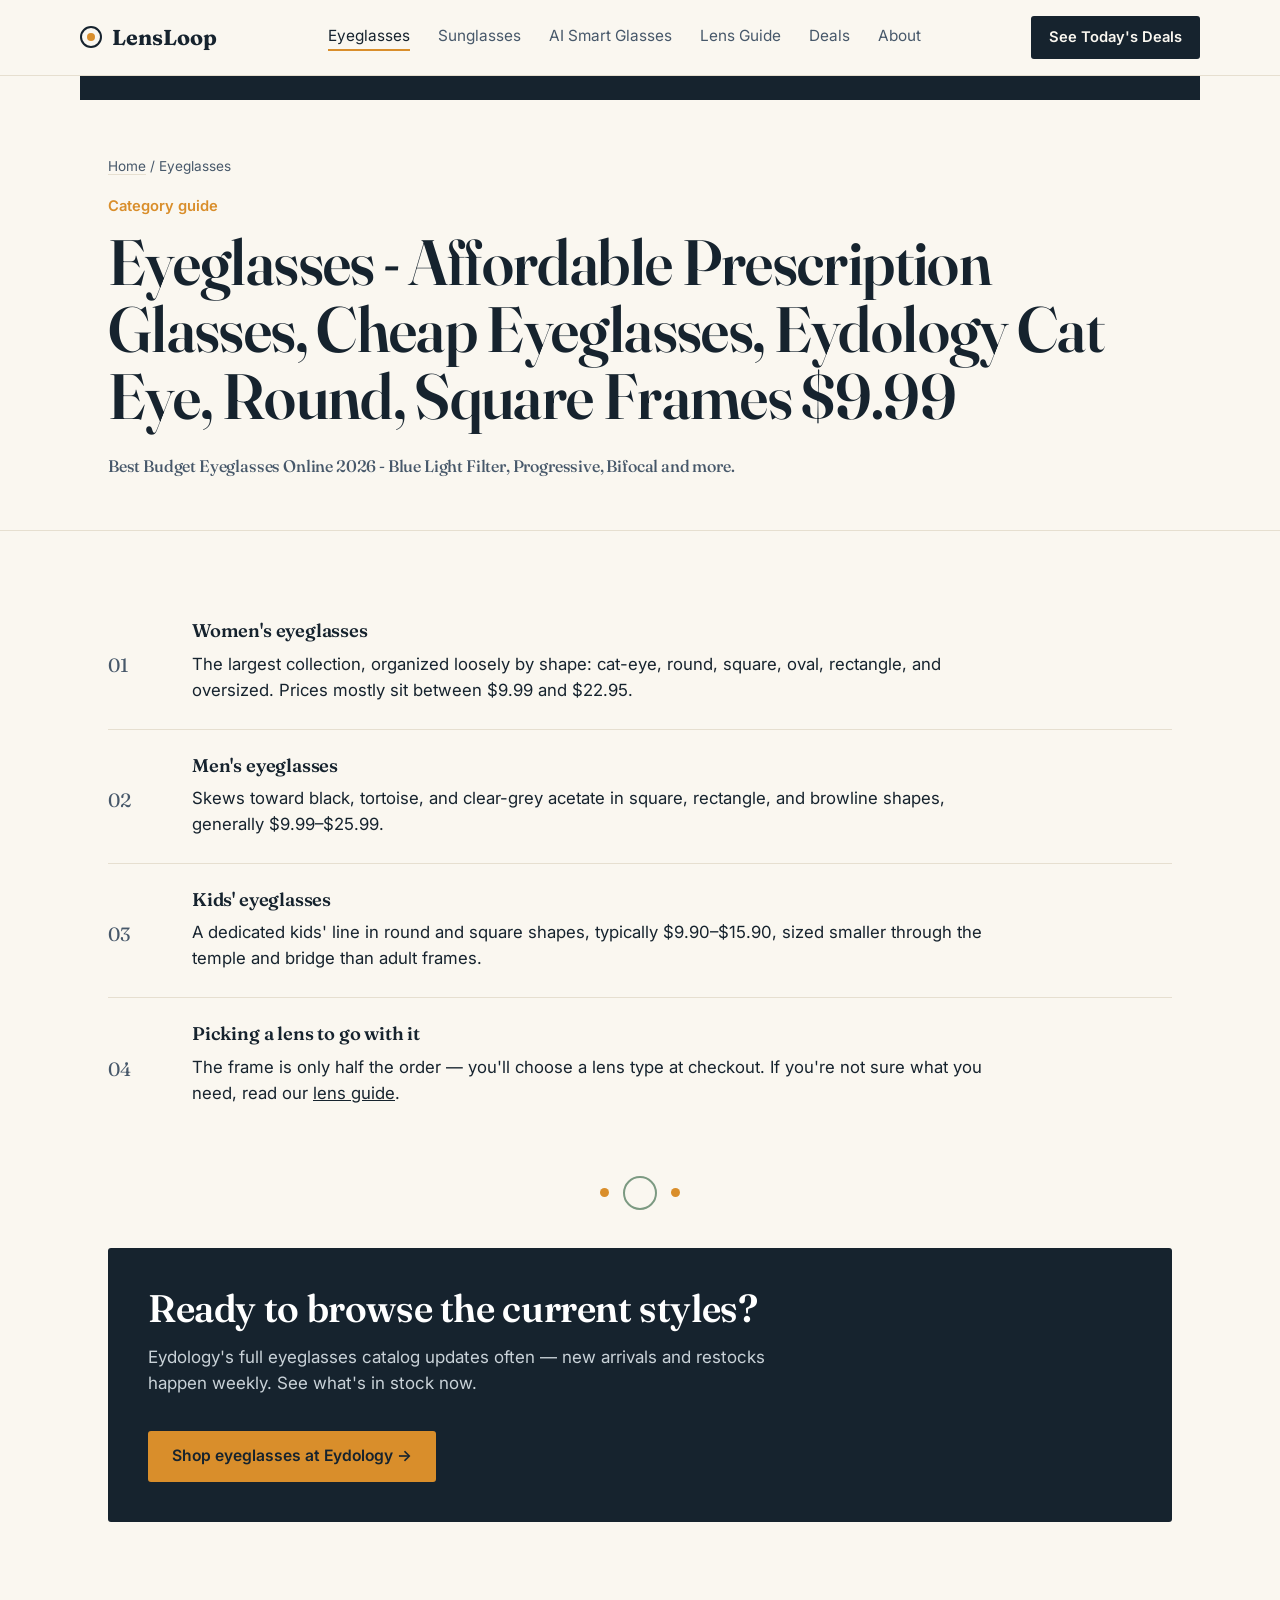
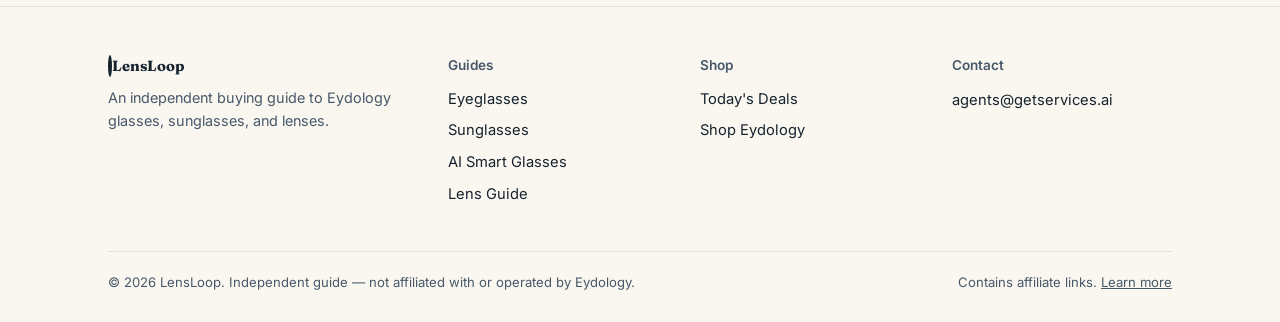
<file: eyeglasses.html>
<!DOCTYPE html>
<html lang="en">
<head>
<meta charset="UTF-8">
<meta name="viewport" content="width=device-width, initial-scale=1.0">
<title>Eyeglasses Guide — Eydology Frames Explained | LensLoop</title>
<meta name="keywords" content="affordable prescription glasses, cheap eyeglasses, Eydology review, prescription sunglasses, blue light glasses, progressive lenses, smart glasses, Eydology coupon, prescription glasses, cheap glasses" />
<link rel="preconnect" href="https://www.awin1.com">
<link rel="preconnect" href="https://fonts.googleapis.com">
<link rel="preconnect" href="https://fonts.gstatic.com" crossorigin>
<link rel="dns-prefetch" href="https://eydology.com">
<meta name="description" content="A plain guide to Eydology's eyeglasses: women's, men's, and kids' frames, materials, pricing tiers, and how to pick by face shape.">
<link rel="canonical" href="https://lensloop.site/eyeglasses.html">
<meta property="og:type" content="website">
<meta property="og:url" content="https://lensloop.site/eyeglasses.html">
<meta property="og:title" content="Eyeglasses Guide — Eydology Frames Explained | LensLoop">
<meta property="og:description" content="A plain guide to Eydology's eyeglasses: women's, men's, and kids' frames, materials, pricing tiers, and how to pick by face shape.">
<meta name="twitter:card" content="summary">
<meta name="twitter:title" content="Eyeglasses Guide — Eydology Frames Explained | LensLoop">
<meta name="twitter:description" content="A plain guide to Eydology's eyeglasses: women's, men's, and kids' frames, materials, pricing tiers, and how to pick by face shape.">
<link rel="stylesheet" href="styles.css">
<script defer src="app.js"></script>
</head>
<body>
<header class="topbar">
  <div class="wrap row">
    <a href="index.html" class="brand"><span class="dot"></span>LensLoop</a>
    <nav class="primary">
      <a href="eyeglasses.html" class="active">Eyeglasses</a>
      <a href="sunglasses.html">Sunglasses</a>
      <a href="smart-glasses.html">AI Smart Glasses</a>
      <a href="lens-guide.html">Lens Guide</a>
      <a href="deals.html">Deals</a>
      <a href="about.html">About</a>
    </nav>
    <div style="display:flex; align-items:center; gap:12px;">
      <a href="deals.html" class="nav-cta">See Today's Deals</a>
      <button class="nav-toggle" aria-label="Open menu" aria-expanded="false">Menu</button>
    </div>
  </div>
</header>
<div class="wrap" style="padding:12px 28px;background:var(--ink);color:var(--paper);font-size:.85rem;display:flex;justify-content:space-between;flex-wrap:wrap;gap:8px;"></div>

<div class="page-head">
  <div class="wrap">
    <div class="breadcrumb"><a href="index.html">Home</a> / Eyeglasses</div>
    <div class="eyebrow">Category guide</div>
    <h1>Eyeglasses - Affordable Prescription Glasses, Cheap Eyeglasses, Eydology Cat Eye, Round, Square Frames $9.99</h1>
    <h2 style="font-size:1.05rem;color:var(--ink-soft);font-weight:500;line-height:1.4;max-width:62ch;margin-bottom:12px;">Best Budget Eyeglasses Online 2026 - Blue Light Filter, Progressive, Bifocal and more.</h2>
  </div>
</div>

<section>
  <div class="wrap">
    <div class="guide">
      <div class="label">01</div>
      <div>
        <h3>Women's eyeglasses</h3>
        <p>The largest collection, organized loosely by shape: cat-eye, round, square, oval, rectangle, and oversized. Prices mostly sit between $9.99 and $22.95.</p>
      </div>
    </div>
    <div class="guide">
      <div class="label">02</div>
      <div>
        <h3>Men's eyeglasses</h3>
        <p>Skews toward black, tortoise, and clear-grey acetate in square, rectangle, and browline shapes, generally $9.99–$25.99.</p>
      </div>
    </div>
    <div class="guide" id="kids">
      <div class="label">03</div>
      <div>
        <h3>Kids' eyeglasses</h3>
        <p>A dedicated kids' line in round and square shapes, typically $9.90–$15.90, sized smaller through the temple and bridge than adult frames.</p>
      </div>
    </div>
    <div class="guide">
      <div class="label">04</div>
      <div>
        <h3>Picking a lens to go with it</h3>
        <p>The frame is only half the order — you'll choose a lens type at checkout. If you're not sure what you need, read our <a href="lens-guide.html" style="text-decoration:underline;">lens guide</a>.</p>
      </div>
    </div>
  </div>

  <div class="lens-divider"><span></span><div class="ring"></div><span></span></div>

  <div class="wrap" style="margin-top:30px;">
    <div class="callout">
      <h2>Ready to browse the current styles?</h2>
      <p>Eydology's full eyeglasses catalog updates often — new arrivals and restocks happen weekly. See what's in stock now.</p>
      <a data-aff href="#" class="btn btn-primary" style="margin-top:18px;">Shop eyeglasses at Eydology →</a>
    </div>
  </div>
</section>

<footer>
  <div class="wrap">
    <div class="foot-grid">
      <div>
        <a href="index.html" class="brand" style="margin-bottom:10px;"><span class="dot"></span>LensLoop</a>
        <p style="color:var(--ink-soft); font-size:.9rem;">An independent buying guide to Eydology glasses, sunglasses, and lenses.</p>
      </div>
      <div>
        <h4>Guides</h4>
        <a href="eyeglasses.html">Eyeglasses</a>
        <a href="sunglasses.html">Sunglasses</a>
        <a href="smart-glasses.html">AI Smart Glasses</a>
        <a href="lens-guide.html">Lens Guide</a>
      </div>
      <div>
        <h4>Shop</h4>
        <a href="deals.html">Today's Deals</a>
        <a data-aff href="#">Shop Eydology</a>
      </div>
      <div><h4>Contact</h4><p style="font-size:.9rem;color:var(--ink-soft);line-height:1.7;"><a href="mailto:agents@getservices.ai" style="color:var(--ink);text-decoration:none;">agents@getservices.ai</a></p></div>
    </div>
    <div class="foot-bottom">
      <span>© 2026 LensLoop. Independent guide — not affiliated with or operated by Eydology.</span>
      <span>Contains affiliate links. <a href="about.html" style="text-decoration:underline;">Learn more</a></span>
    </div>
  </div>
</footer>
</body>
</html>
</file>
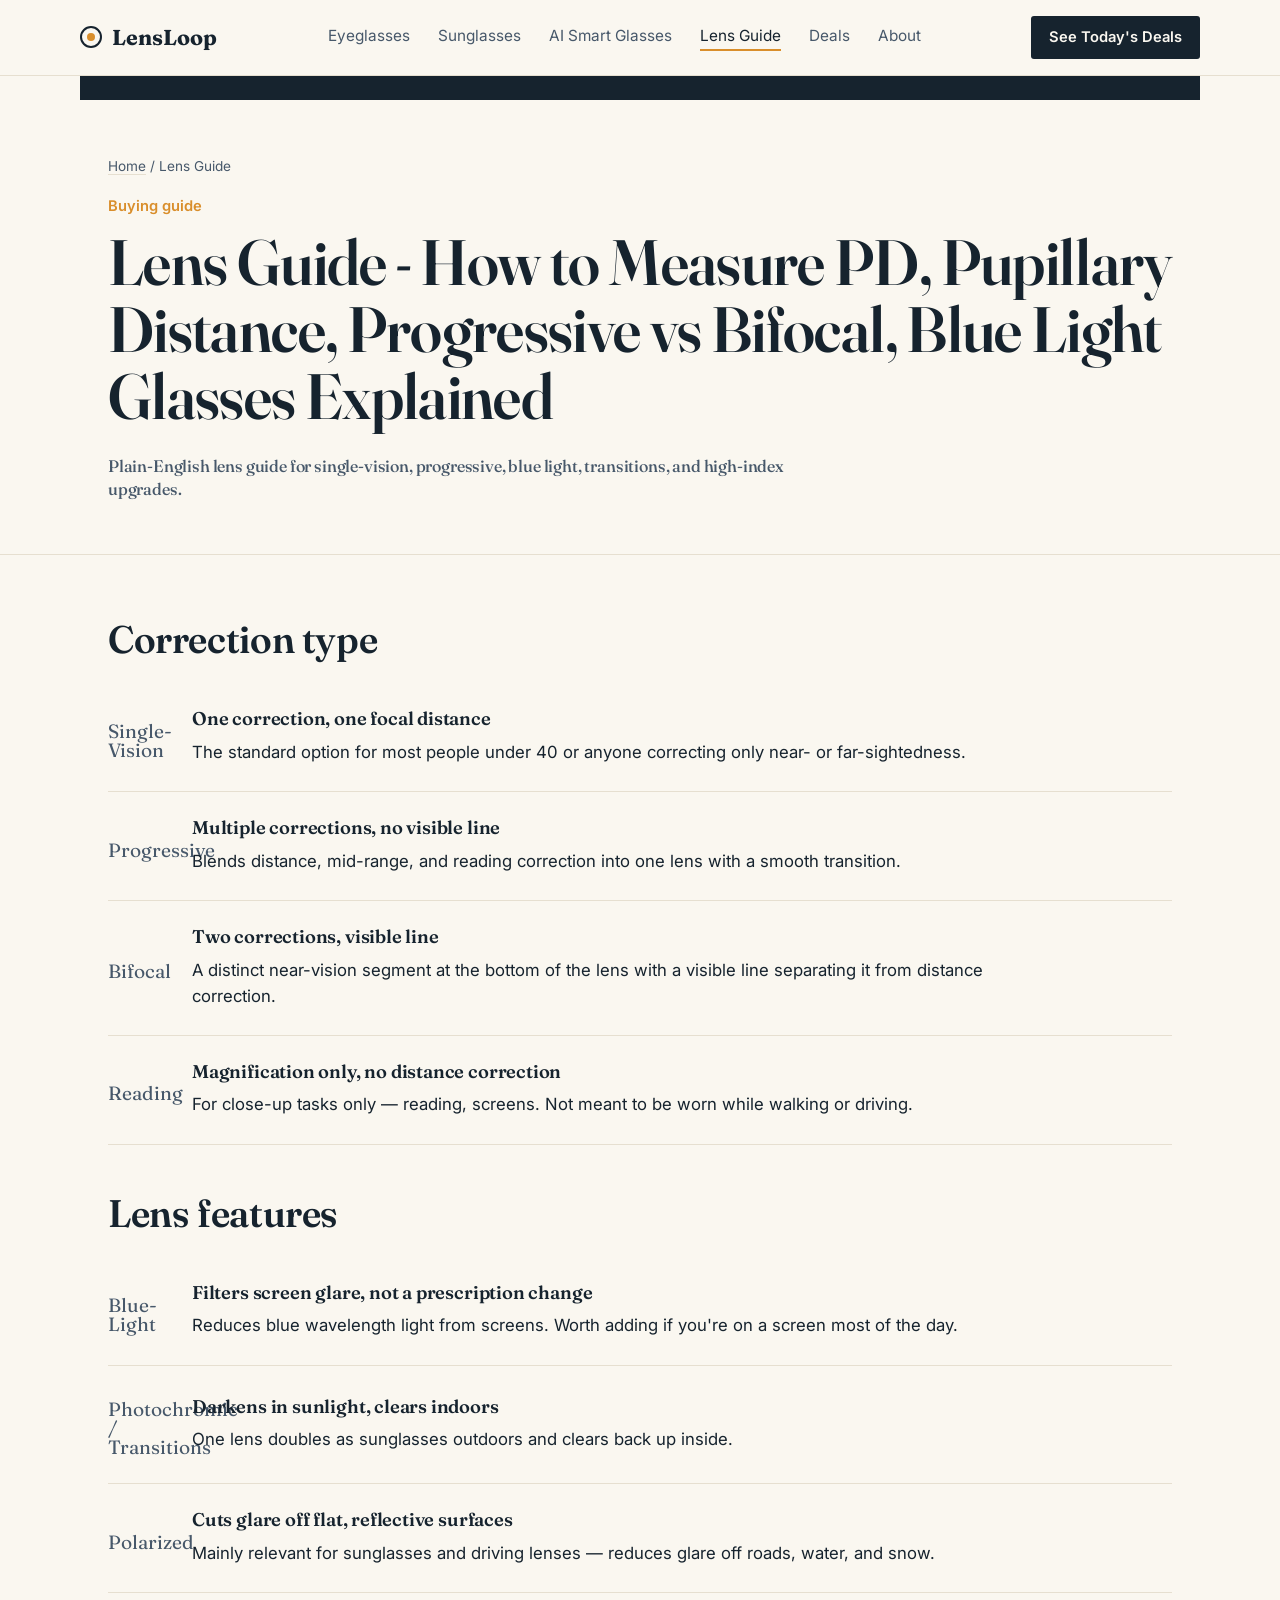
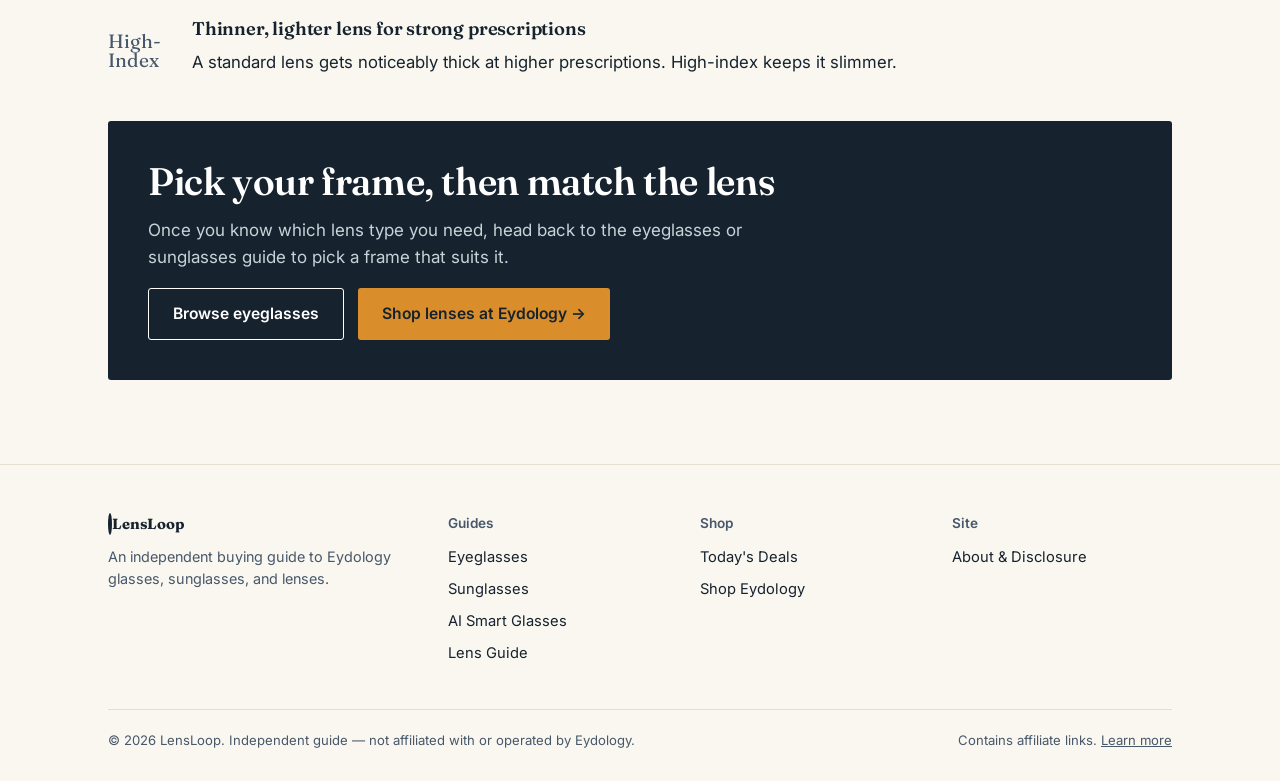
<file: lens-guide.html>
<!DOCTYPE html>
<html lang="en">
<head>
<meta charset="UTF-8">
<meta name="viewport" content="width=device-width, initial-scale=1.0">
<title>Lens Guide — Progressive, Blue-Light, Transitions & More | LensLoop</title>
<meta name="keywords" content="affordable prescription glasses, cheap eyeglasses, Eydology review, prescription sunglasses, blue light glasses, progressive lenses, smart glasses, Eydology coupon, prescription glasses, cheap glasses" />
<link rel="preconnect" href="https://www.awin1.com">
<link rel="preconnect" href="https://fonts.googleapis.com">
<link rel="preconnect" href="https://fonts.gstatic.com" crossorigin>
<link rel="dns-prefetch" href="https://eydology.com">
<meta name="description" content="Plain-language explanations of Eydology's lens options: single-vision, progressive, bifocal, blue-light, transitions, high-index, and more.">
<link rel="canonical" href="https://lensloop.site/lens-guide.html">
<meta property="og:type" content="website">
<meta property="og:url" content="https://lensloop.site/lens-guide.html">
<meta property="og:title" content="Lens Guide — Progressive, Blue-Light, Transitions & More | LensLoop">
<meta property="og:description" content="Plain-language explanations of Eydology's lens options: single-vision, progressive, bifocal, blue-light, transitions, high-index, and more.">
<meta name="twitter:card" content="summary">
<meta name="twitter:title" content="Lens Guide — Progressive, Blue-Light, Transitions & More | LensLoop">
<meta name="twitter:description" content="Plain-language explanations of Eydology's lens options: single-vision, progressive, bifocal, blue-light, transitions, high-index, and more.">
<link rel="stylesheet" href="styles.css">
<script defer src="app.js"></script>
</head>
<body>
<header class="topbar">
  <div class="wrap row">
    <a href="index.html" class="brand"><span class="dot"></span>LensLoop</a>
    <nav class="primary">
      <a href="eyeglasses.html">Eyeglasses</a>
      <a href="sunglasses.html">Sunglasses</a>
      <a href="smart-glasses.html">AI Smart Glasses</a>
      <a href="lens-guide.html" class="active">Lens Guide</a>
      <a href="deals.html">Deals</a>
      <a href="about.html">About</a>
    </nav>
    <div style="display:flex; align-items:center; gap:12px;">
      <a href="deals.html" class="nav-cta">See Today's Deals</a>
      <button class="nav-toggle" aria-label="Open menu" aria-expanded="false">Menu</button>
    </div>
  </div>
</header>
<div class="wrap" style="padding:12px 28px;background:var(--ink);color:var(--paper);font-size:.85rem;display:flex;justify-content:space-between;flex-wrap:wrap;gap:8px;"></div>

<div class="page-head">
  <div class="wrap">
    <div class="breadcrumb"><a href="index.html">Home</a> / Lens Guide</div>
    <div class="eyebrow">Buying guide</div>
    <h1>Lens Guide - How to Measure PD, Pupillary Distance, Progressive vs Bifocal, Blue Light Glasses Explained</h1>
    <h2 style="font-size:1.05rem;color:var(--ink-soft);font-weight:500;line-height:1.4;max-width:62ch;margin-bottom:12px;">Plain-English lens guide for single-vision, progressive, blue light, transitions, and high-index upgrades.</h2>
  </div>
</div>

<section>
  <div class="wrap">
    <h2 style="margin-bottom:24px;">Correction type</h2>
    <div class="guide"><div class="label">Single-Vision</div><div><h3>One correction, one focal distance</h3><p>The standard option for most people under 40 or anyone correcting only near- or far-sightedness.</p></div></div>
    <div class="guide"><div class="label">Progressive</div><div><h3>Multiple corrections, no visible line</h3><p>Blends distance, mid-range, and reading correction into one lens with a smooth transition.</p></div></div>
    <div class="guide"><div class="label">Bifocal</div><div><h3>Two corrections, visible line</h3><p>A distinct near-vision segment at the bottom of the lens with a visible line separating it from distance correction.</p></div></div>
    <div class="guide"><div class="label">Reading</div><div><h3>Magnification only, no distance correction</h3><p>For close-up tasks only — reading, screens. Not meant to be worn while walking or driving.</p></div></div>

    <h2 style="margin:48px 0 24px;">Lens features</h2>
    <div class="guide"><div class="label">Blue-Light</div><div><h3>Filters screen glare, not a prescription change</h3><p>Reduces blue wavelength light from screens. Worth adding if you're on a screen most of the day.</p></div></div>
    <div class="guide"><div class="label">Photochromic / Transitions</div><div><h3>Darkens in sunlight, clears indoors</h3><p>One lens doubles as sunglasses outdoors and clears back up inside.</p></div></div>
    <div class="guide"><div class="label">Polarized</div><div><h3>Cuts glare off flat, reflective surfaces</h3><p>Mainly relevant for sunglasses and driving lenses — reduces glare off roads, water, and snow.</p></div></div>
    <div class="guide"><div class="label">High-Index</div><div><h3>Thinner, lighter lens for strong prescriptions</h3><p>A standard lens gets noticeably thick at higher prescriptions. High-index keeps it slimmer.</p></div></div>
  </div>

  <div class="wrap" style="margin-top:20px;">
    <div class="callout">
      <h2>Pick your frame, then match the lens</h2>
      <p>Once you know which lens type you need, head back to the eyeglasses or sunglasses guide to pick a frame that suits it.</p>
      <div style="display:flex; gap:14px; margin-top:18px; flex-wrap:wrap;">
        <a href="eyeglasses.html" class="btn btn-outline" style="border-color:#fff; color:#fff;">Browse eyeglasses</a>
        <a data-aff href="#" class="btn btn-primary">Shop lenses at Eydology →</a>
      </div>
    </div>
  </div>
</section>

<footer>
  <div class="wrap">
    <div class="foot-grid">
      <div>
        <a href="index.html" class="brand" style="margin-bottom:10px;"><span class="dot"></span>LensLoop</a>
        <p style="color:var(--ink-soft); font-size:.9rem;">An independent buying guide to Eydology glasses, sunglasses, and lenses.</p>
      </div>
      <div>
        <h4>Guides</h4>
        <a href="eyeglasses.html">Eyeglasses</a>
        <a href="sunglasses.html">Sunglasses</a>
        <a href="smart-glasses.html">AI Smart Glasses</a>
        <a href="lens-guide.html">Lens Guide</a>
      </div>
      <div>
        <h4>Shop</h4>
        <a href="deals.html">Today's Deals</a>
        <a data-aff href="#">Shop Eydology</a>
      </div>
      <div>
        <h4>Site</h4>
        <a href="about.html">About &amp; Disclosure</a>
      </div>
    </div>
    <div class="foot-bottom">
      <span>© 2026 LensLoop. Independent guide — not affiliated with or operated by Eydology.</span>
      <span>Contains affiliate links. <a href="about.html" style="text-decoration:underline;">Learn more</a></span>
    </div>
  </div>
</footer>
</body>
</html>
</file>
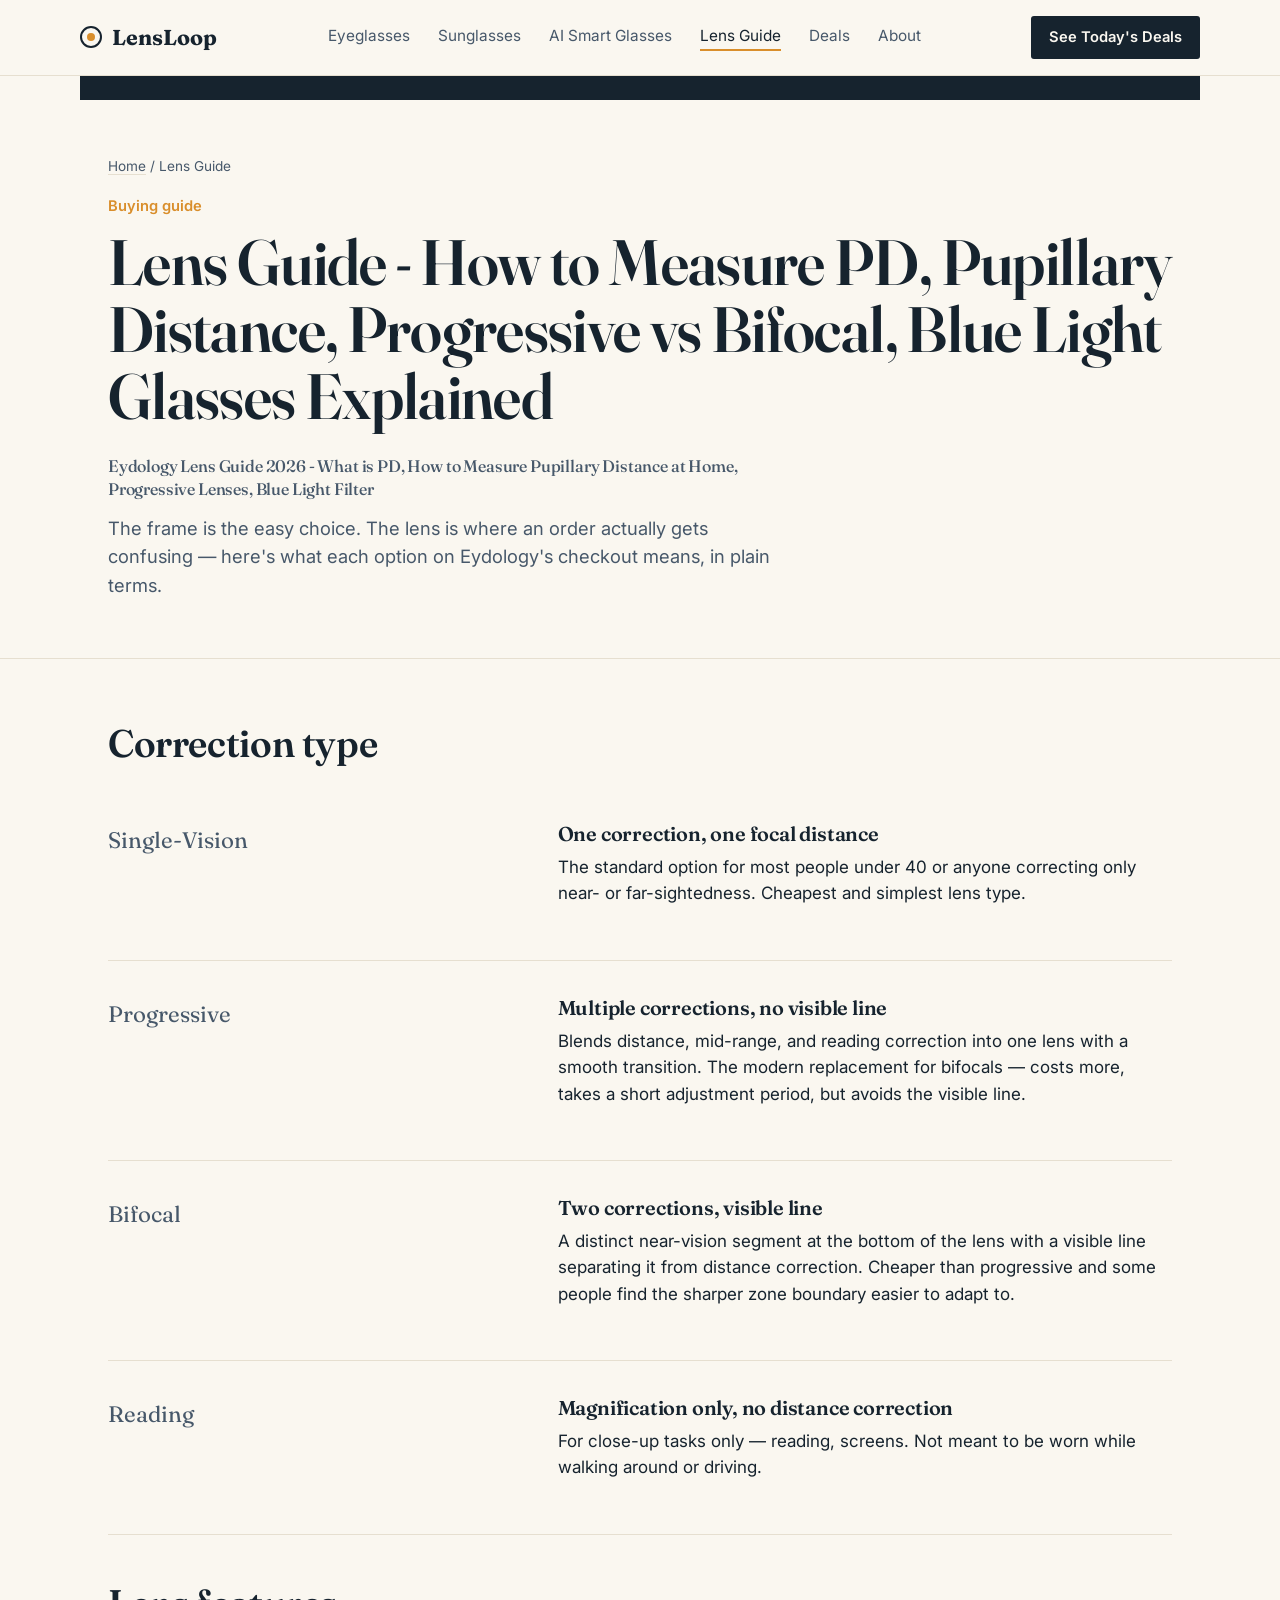
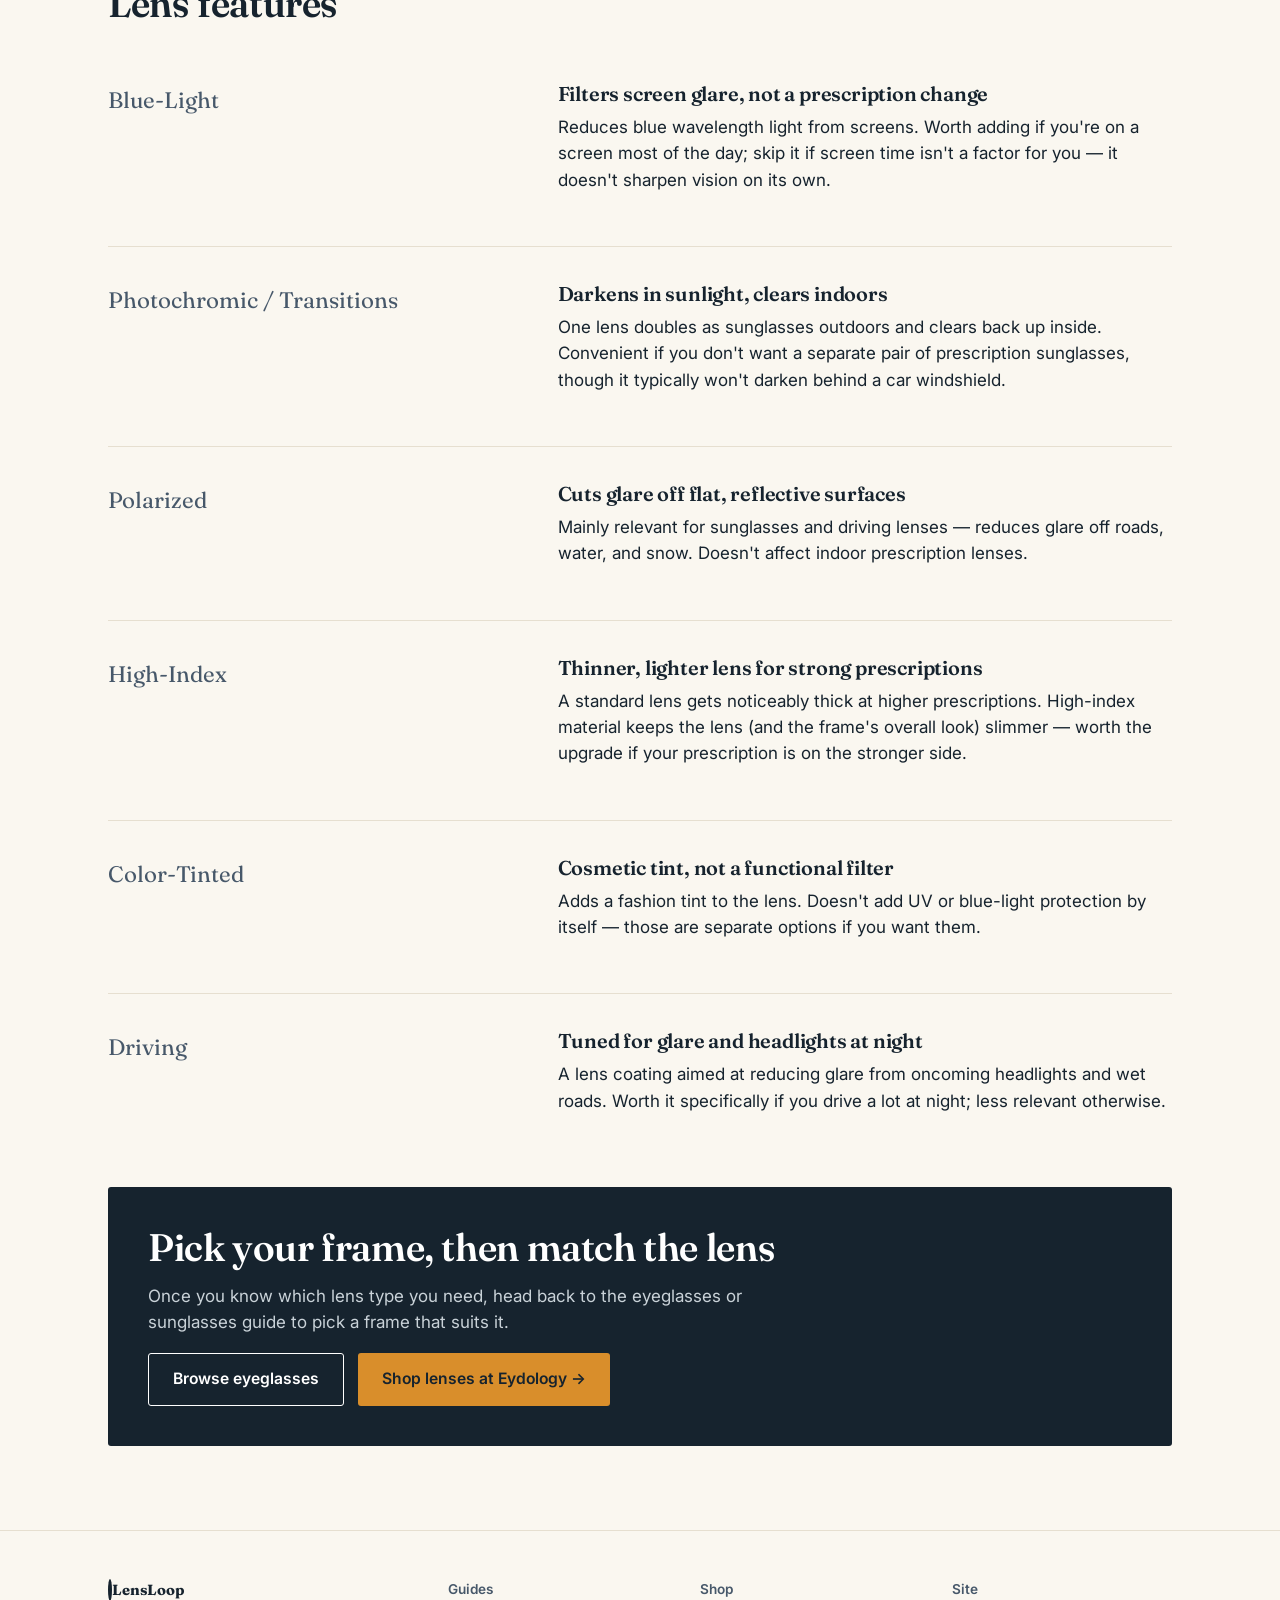
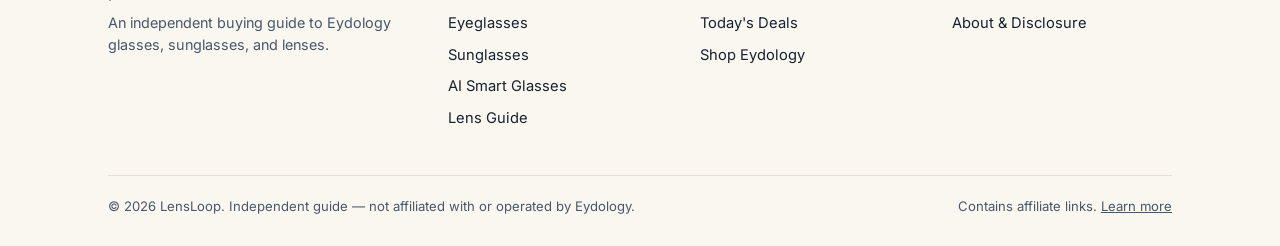
<file: Lens-Guide.html>
<!DOCTYPE html>
<html lang="en">
<head>
<meta charset="UTF-8">
<meta name="viewport" content="width=device-width, initial-scale=1.0">
<title>Lens Guide — Progressive, Blue-Light, Transitions & More | LensLoop</title>
<meta name="keywords" content="affordable prescription glasses, cheap eyeglasses, Eydology review, prescription sunglasses, blue light glasses, progressive lenses, smart glasses, Eydology coupon, PD measurement">

<link rel="preconnect" href="https://www.awin1.com">
<link rel="preconnect" href="https://fonts.googleapis.com">
<link rel="preconnect" href="https://fonts.gstatic.com" crossorigin>
<link rel="dns-prefetch" href="https://eydology.com">

<meta name="description" content="Plain-language explanations of Eydology's lens options: single-vision, progressive, bifocal, blue-light, transitions, high-index, and more.">
<link rel="canonical" href="https://lensloop.site/lens-guide.html">
<meta property="og:type" content="website">
<meta property="og:url" content="https://lensloop.site/lens-guide.html">
<meta property="og:title" content="Lens Guide — Progressive, Blue-Light, Transitions & More | LensLoop">
<meta property="og:description" content="Plain-language explanations of Eydology's lens options: single-vision, progressive, bifocal, blue-light, transitions, high-index, and more.">
<meta name="twitter:card" content="summary">
<meta name="twitter:title" content="Lens Guide — Progressive, Blue-Light, Transitions & More | LensLoop">
<meta name="twitter:description" content="Plain-language explanations of Eydology's lens options: single-vision, progressive, bifocal, blue-light, transitions, high-index, and more.">
<style>
/* =========================================================
   LensLoop — design tokens
   Concept: an optometrist's prescription pad crossed with an
   eye chart. Big descending letterforms, thin ruled lines,
   circular "lens" motifs, a chart-red for deals/sale marks.
   ========================================================= */

@import url('https://fonts.googleapis.com/css2?family=Fraunces:opsz,wght@9..144,400;9..144,500;9..144,600;9..144,700&family=Inter:wght@400;500;600;700&display=swap');

:root{
  --ink:        #16232E;   /* near-black navy — primary text */
  --ink-soft:   #47586A;   /* secondary text */
  --paper:      #FAF7F0;   /* warm chart paper */
  --paper-line: #E6DFD0;   /* hairline rule on paper */
  --panel:      #FFFFFF;
  --amber:      #D98E2B;   /* lens-tint accent */
  --amber-soft: #F3DDB2;
  --sage:       #7C9A82;   /* AR-coating green, secondary accent */
  --chart-red:  #B5473A;   /* eye-chart red, used for deals/sale only */
  --radius:     3px;
  --max:        1120px;

  --font-display: 'Fraunces', Georgia, serif;
  --font-body: 'Inter', -apple-system, BlinkMacSystemFont, sans-serif;
}

*{box-sizing:border-box;}
html{scroll-behavior:smooth;}
body{
  margin:0;
  background:var(--paper);
  color:var(--ink);
  font-family:var(--font-body);
  font-size:17px;
  line-height:1.55;
  -webkit-font-smoothing:antialiased;
}
img{max-width:100%;display:block;}
a{color:inherit;}
.wrap{max-width:var(--max);margin:0 auto;padding:0 28px;}

h1,h2,h3{
  font-family:var(--font-display);
  font-weight:600;
  line-height:1.05;
  margin:0 0 .4em;
  letter-spacing:-0.01em;
}
h1{font-size:clamp(2.4rem,5vw,4.2rem); font-variation-settings:'opsz' 144;}
h2{font-size:clamp(1.7rem,3vw,2.5rem); font-variation-settings:'opsz' 60;}
h3{font-size:1.25rem; font-variation-settings:'opsz' 20; font-weight:600;}
p{margin:0 0 1em; max-width:62ch;}
p.lede{font-size:1.15rem; color:var(--ink-soft); max-width:56ch;}

/* ---------- top bar / nav ---------- */
.topbar{border-bottom:1px solid var(--paper-line); background:var(--paper);
  position:sticky; top:0; z-index:20;}
.topbar .row{display:flex; align-items:center; justify-content:space-between;
  padding:16px 0;}
.brand{display:flex; align-items:center; gap:10px; font-family:var(--font-display);
  font-weight:700; font-size:1.35rem; text-decoration:none; color:var(--ink);}
.brand .dot{width:22px;height:22px;border-radius:50%;border:2.5px solid var(--ink);
  position:relative; flex:none;}
.brand .dot::after{content:"";position:absolute;inset:5px;border-radius:50%;background:var(--amber);}
nav.primary{display:flex; gap:28px;}
nav.primary a{text-decoration:none; font-size:.96rem; color:var(--ink-soft);
  border-bottom:2px solid transparent; padding-bottom:2px;}
nav.primary a:hover, nav.primary a.active{color:var(--ink); border-color:var(--amber);}
.nav-cta{background:var(--ink); color:var(--paper); text-decoration:none;
  padding:10px 18px; border-radius:var(--radius); font-size:.92rem; font-weight:600;
  white-space:nowrap;}
.nav-toggle{display:none;}

@media (max-width:820px){
  nav.primary{position:fixed; inset:64px 0 0 0; background:var(--paper);
    flex-direction:column; padding:24px 28px; gap:0; transform:translateX(100%);
    transition:transform .25s ease; overflow:auto;}
  nav.primary.open{transform:translateX(0);}
  nav.primary a{padding:14px 0; border-bottom:1px solid var(--paper-line); font-size:1.05rem;}
  .nav-toggle{display:block; background:none; border:1px solid var(--ink); border-radius:var(--radius);
    padding:8px 12px; font-size:1rem; font-family:var(--font-body);}
}

/* ---------- hero ---------- */
.hero{padding:72px 0 56px; border-bottom:1px solid var(--paper-line); position:relative;}
.hero .eyebrow{font-family:var(--font-body); font-weight:600; color:var(--amber); margin-bottom:14px; font-size:.95rem;}
.hero-grid{display:grid; grid-template-columns:1.15fr .85fr; gap:48px; align-items:center;}
@media (max-width:900px){.hero-grid{grid-template-columns:1fr;}}
.chart{border:1px solid var(--paper-line); background:var(--panel); border-radius:var(--radius);
  padding:28px 24px; font-family:var(--font-display); text-align:center; color:var(--ink);}
.chart .line{letter-spacing:.28em; font-weight:600;}
.chart .l1{font-size:3.6rem; margin-bottom:14px;}
.chart .l2{font-size:2.5rem; margin-bottom:12px; color:var(--ink-soft);}
.chart .l3{font-size:1.7rem; margin-bottom:10px; color:var(--ink-soft);}
.chart .l4{font-size:1.15rem; color:var(--sage); letter-spacing:.18em;}
.chart .cap{margin-top:18px; font-family:var(--font-body); font-size:.82rem; color:var(--ink-soft); letter-spacing:0;}

.btn{display:inline-flex; align-items:center; gap:8px; text-decoration:none;
  font-weight:600; padding:13px 24px; border-radius:var(--radius); font-size:.98rem;}
.btn-primary{background:var(--amber); color:var(--ink);}
.btn-primary:hover{background:#c67f22;}
.btn-outline{border:1.5px solid var(--ink); color:var(--ink); background:transparent;}
.btn-outline:hover{background:var(--ink); color:var(--paper);}
.hero-actions{display:flex; gap:14px; margin-top:26px; flex-wrap:wrap;}
.trust-row{display:flex; gap:26px; margin-top:34px; flex-wrap:wrap; color:var(--ink-soft); font-size:.88rem;}
.trust-row span{display:flex; align-items:center; gap:8px;}
.trust-row b{color:var(--ink);}

/* ---------- section shell ---------- */
section{padding:64px 0;}
section.alt{background:var(--panel); border-top:1px solid var(--paper-line); border-bottom:1px solid var(--paper-line);}
.section-head{display:flex; justify-content:space-between; align-items:flex-end; gap:24px; margin-bottom:34px; flex-wrap:wrap;}
.section-head a.more{font-size:.92rem; text-decoration:none; color:var(--ink-soft); border-bottom:1px solid var(--paper-line);}

/* ---------- category grid ---------- */
.grid{display:grid; grid-template-columns:repeat(3,1fr); gap:1px; background:var(--paper-line);
  border:1px solid var(--paper-line);}
@media (max-width:820px){.grid{grid-template-columns:repeat(2,1fr);}}
@media (max-width:520px){.grid{grid-template-columns:1fr;}}
.cell{background:var(--panel); padding:30px 26px; display:flex; flex-direction:column; gap:10px;}
.cell .num{font-family:var(--font-display); font-size:.85rem; color:var(--sage); letter-spacing:.08em;}
.cell h3{margin-bottom:2px;}
.cell p{font-size:.94rem; color:var(--ink-soft); margin-bottom:4px;}
.cell a.go{font-size:.9rem; font-weight:600; text-decoration:none; color:var(--ink);
  border-bottom:2px solid var(--amber);}

/* ---------- deal cards ---------- */
.deals{display:grid; grid-template-columns:repeat(3,1fr); gap:20px;}
@media (max-width:820px){.deals{grid-template-columns:1fr 1fr;}}
@media (max-width:560px){.deals{grid-template-columns:1fr;}}
.deal{background:var(--panel); border:1px solid var(--paper-line); border-radius:var(--radius);
  padding:22px; position:relative;}
.tag{position:absolute; top:16px; right:16px; background:var(--chart-red); color:#fff;
  font-size:.72rem; font-weight:700; padding:4px 9px; border-radius:2px; letter-spacing:.03em;}
.deal h3{margin-bottom:6px; font-size:1.05rem;}
.deal .price{font-family:var(--font-display); font-size:1.5rem; margin:10px 0;}
.deal .price s{color:var(--ink-soft); font-size:1rem; margin-left:8px; font-family:var(--font-body);}
.deal a.shop{display:block; text-align:center; margin-top:12px; text-decoration:none;
  border:1.5px solid var(--ink); border-radius:var(--radius); padding:10px; font-weight:600; font-size:.92rem;}
.deal a.shop:hover{background:var(--ink); color:var(--paper);}

/* ---------- guide blocks ---------- */
.guide{display:grid; grid-template-columns:.4fr .6fr; gap:40px; padding:36px 0; border-bottom:1px solid var(--paper-line);}
.guide:last-child{border-bottom:none;}
@media (max-width:760px){.guide{grid-template-columns:1fr; gap:14px;}}
.guide .label{font-family:var(--font-display); font-size:1.4rem; color:var(--ink-soft);}
.guide h3{margin-bottom:10px;}
.guide ul{margin:14px 0 0; padding-left:20px; color:var(--ink-soft); font-size:.95rem;}
.guide li{margin-bottom:6px;}

/* ---------- lens circle divider ---------- */
.lens-divider{display:flex; align-items:center; justify-content:center; gap:14px; padding:44px 0 8px; color:var(--paper-line);}
.lens-divider span{width:9px;height:9px;border-radius:50%;background:var(--amber);}
.lens-divider .ring{width:34px;height:34px;border-radius:50%;border:2px solid var(--sage);}

/* ---------- callout / disclosure ---------- */
.callout{background:var(--ink); color:var(--paper); border-radius:var(--radius); padding:40px; }
.callout h2{color:#fff;}
.callout p{color:#C9D2D8; max-width:60ch;}
.disclosure{font-size:.85rem; color:var(--ink-soft); border-top:1px solid var(--paper-line);
  border-bottom:1px solid var(--paper-line); padding:18px 0; margin:40px 0;}

/* ---------- footer ---------- */
footer{border-top:1px solid var(--paper-line); padding:48px 0 30px; margin-top:20px;}
.foot-grid{display:grid; grid-template-columns:1.4fr 1fr 1fr 1fr; gap:32px;}
@media (max-width:760px){.foot-grid{grid-template-columns:1fr 1fr;}}
.foot-grid h4{font-size:.85rem; text-transform:none; color:var(--ink-soft); margin:0 0 12px; font-weight:600;}
.foot-grid a{display:block; text-decoration:none; color:var(--ink); font-size:.92rem; margin-bottom:9px;}
.foot-bottom{margin-top:36px; padding-top:20px; border-top:1px solid var(--paper-line);
  display:flex; justify-content:space-between; flex-wrap:wrap; gap:10px; font-size:.82rem; color:var(--ink-soft);}

/* ---------- misc page header for inner pages ---------- */
.page-head{padding:56px 0 40px; border-bottom:1px solid var(--paper-line);}
.page-head .eyebrow{color:var(--amber); font-weight:600; font-size:.92rem; margin-bottom:10px;}
.breadcrumb{font-size:.85rem; color:var(--ink-soft); margin-bottom:18px;}
.breadcrumb a{text-decoration:none; color:var(--ink-soft); border-bottom:1px solid var(--paper-line);}

.two-col{display:grid; grid-template-columns:1fr 1fr; gap:36px;}
@media (max-width:760px){.two-col{grid-template-columns:1fr;}}

</style>

<script type="application/ld+json">
{"@context":"https://schema.org","@type":"Organization","name":"LensLoop","url":"https://lensloop.site","email":"agents@getservices.ai","telephone":"313-729-1534","address":{"@type":"PostalAddress","streetAddress":"244 Madison Avenue Suite 1666","addressLocality":"New York","postalCode":"10016","addressCountry":"US"}}
</script>
<script type="application/ld+json">
{"@context":"https://schema.org","@type":"WebSite","name":"LensLoop","url":"https://lensloop.site","potentialAction":{"@type":"SearchAction","target":"https://lensloop.site/search?q={search_term_string}","query-input":"required name=search_term_string"}}
</script>


<script type="application/ld+json">
{"@context":"https://schema.org","@type":"FAQPage","mainEntity":[{"@type":"Question","name":"What are the best affordable prescription glasses?","acceptedAnswer":{"@type":"Answer","text":"Eydology offers 407+ frames from $9.99 to $35.99 with free shipping over $79 and 30-day returns. Shop via lensloop.site affiliate banners for $10 OFF $69+. Contact agents@getservices.ai 313-729-1534."}},{"@type":"Question","name":"Does Eydology have free shipping?","acceptedAnswer":{"@type":"Answer","text":"Yes, free standard shipping over $79 via Eydology. $10 OFF orders over $69 via our Awin sponsored links s=4742718, s=4742696, s=4742695."}},{"@type":"Question","name":"How to contact LensLoop?","acceptedAnswer":{"@type":"Answer","text":"Email agents@getservices.ai or call 313-729-1534. Independent buying guide for Eydology glasses."}}]}
</script>

</head>
<body>

<header class="topbar">
  <div class="wrap row">
    <a href="index.html" class="brand"><span class="dot"></span>LensLoop</a>
    <nav class="primary">
      <a href="eyeglasses.html">Eyeglasses</a>
      <a href="sunglasses.html">Sunglasses</a>
      <a href="smart-glasses.html">AI Smart Glasses</a>
      <a href="lens-guide.html" class="active">Lens Guide</a>
      <a href="deals.html">Deals</a>
      <a href="about.html">About</a>
    </nav>
    <div style="display:flex; align-items:center; gap:12px;">
      <a href="deals.html" class="nav-cta">See Today's Deals</a>
      <button class="nav-toggle" aria-label="Open menu" aria-expanded="false">Menu</button>
    </div>
  </div>
</header>
<div class="wrap" style="padding:12px 28px;background:var(--ink);color:var(--paper);font-size:.85rem;display:flex;justify-content:space-between;flex-wrap:wrap;gap:8px;"></div>

<div class="page-head">
  <div class="wrap">
    <div class="breadcrumb"><a href="index.html">Home</a> / Lens Guide</div>
    <div class="eyebrow">Buying guide</div>
    <h1>Lens Guide - How to Measure PD, Pupillary Distance, Progressive vs Bifocal, Blue Light Glasses Explained</h1>
    <h2 style="font-size:1.05rem;color:var(--ink-soft);font-weight:500;line-height:1.4;max-width:62ch;margin-bottom:12px;">Eydology Lens Guide 2026 - What is PD, How to Measure Pupillary Distance at Home, Progressive Lenses, Blue Light Filter</h2><p class="lede">The frame is the easy choice. The lens is where an order actually gets confusing — here's what each option on Eydology's checkout means, in plain terms.</p>
  </div>
</div>

<section>
  <div class="wrap">
    <h2 style="margin-bottom:24px;">Correction type</h2>
    <div class="guide">
      <div class="label">Single-Vision</div>
      <div><h3>One correction, one focal distance</h3>
      <p>The standard option for most people under 40 or anyone correcting only near- or far-sightedness. Cheapest and simplest lens type.</p></div>
    </div>
    <div class="guide">
      <div class="label">Progressive</div>
      <div><h3>Multiple corrections, no visible line</h3>
      <p>Blends distance, mid-range, and reading correction into one lens with a smooth transition. The modern replacement for bifocals — costs more, takes a short adjustment period, but avoids the visible line.</p></div>
    </div>
    <div class="guide">
      <div class="label">Bifocal</div>
      <div><h3>Two corrections, visible line</h3>
      <p>A distinct near-vision segment at the bottom of the lens with a visible line separating it from distance correction. Cheaper than progressive and some people find the sharper zone boundary easier to adapt to.</p></div>
    </div>
    <div class="guide">
      <div class="label">Reading</div>
      <div><h3>Magnification only, no distance correction</h3>
      <p>For close-up tasks only — reading, screens. Not meant to be worn while walking around or driving.</p></div>
    </div>

    <h2 style="margin:48px 0 24px;">Lens features</h2>
    <div class="guide">
      <div class="label">Blue-Light</div>
      <div><h3>Filters screen glare, not a prescription change</h3>
      <p>Reduces blue wavelength light from screens. Worth adding if you're on a screen most of the day; skip it if screen time isn't a factor for you — it doesn't sharpen vision on its own.</p></div>
    </div>
    <div class="guide">
      <div class="label">Photochromic / Transitions</div>
      <div><h3>Darkens in sunlight, clears indoors</h3>
      <p>One lens doubles as sunglasses outdoors and clears back up inside. Convenient if you don't want a separate pair of prescription sunglasses, though it typically won't darken behind a car windshield.</p></div>
    </div>
    <div class="guide">
      <div class="label">Polarized</div>
      <div><h3>Cuts glare off flat, reflective surfaces</h3>
      <p>Mainly relevant for sunglasses and driving lenses — reduces glare off roads, water, and snow. Doesn't affect indoor prescription lenses.</p></div>
    </div>
    <div class="guide">
      <div class="label">High-Index</div>
      <div><h3>Thinner, lighter lens for strong prescriptions</h3>
      <p>A standard lens gets noticeably thick at higher prescriptions. High-index material keeps the lens (and the frame's overall look) slimmer — worth the upgrade if your prescription is on the stronger side.</p></div>
    </div>
    <div class="guide">
      <div class="label">Color-Tinted</div>
      <div><h3>Cosmetic tint, not a functional filter</h3>
      <p>Adds a fashion tint to the lens. Doesn't add UV or blue-light protection by itself — those are separate options if you want them.</p></div>
    </div>
    <div class="guide">
      <div class="label">Driving</div>
      <div><h3>Tuned for glare and headlights at night</h3>
      <p>A lens coating aimed at reducing glare from oncoming headlights and wet roads. Worth it specifically if you drive a lot at night; less relevant otherwise.</p></div>
    </div>
  </div>

  <div class="wrap" style="margin-top:20px;">
    <div class="callout">
      <h2>Pick your frame, then match the lens</h2>
      <p>Once you know which lens type you need, head back to the eyeglasses or sunglasses guide to pick a frame that suits it.</p>
      <div style="display:flex; gap:14px; margin-top:18px; flex-wrap:wrap;">
        <a href="eyeglasses.html" class="btn btn-outline" style="border-color:#fff; color:#fff;">Browse eyeglasses</a>
        <a data-aff href="#" class="btn btn-primary">Shop lenses at Eydology →</a>
      </div>
    </div>
  </div>
</section>

<footer>
  <div class="wrap">
    <div class="foot-grid">
      <div>
        <a href="index.html" class="brand" style="margin-bottom:10px;"><span class="dot"></span>LensLoop</a>
        <p style="color:var(--ink-soft); font-size:.9rem;">An independent buying guide to Eydology glasses, sunglasses, and lenses.</p>
      </div>
      <div>
        <h4>Guides</h4>
        <a href="eyeglasses.html">Eyeglasses</a>
        <a href="sunglasses.html">Sunglasses</a>
        <a href="smart-glasses.html">AI Smart Glasses</a>
        <a href="lens-guide.html">Lens Guide</a>
      </div>
      <div>
        <h4>Shop</h4>
        <a href="deals.html">Today's Deals</a>
        <a data-aff href="#">Shop Eydology</a>
      </div>
      <div>
        <h4>Site</h4>
        <a href="about.html">About &amp; Disclosure</a>
      </div>
    </div>
    <div class="foot-bottom">
      <span>© 2026 LensLoop. Independent guide — not affiliated with or operated by Eydology.</span>
      <span>Contains affiliate links. <a href="about.html" style="text-decoration:underline;">Learn more</a></span>
    </div>
  </div>
</footer>

<script>
/* =========================================================
   EDIT THIS ONE LINE once you have your real Eydology
   affiliate/tracking link (from Awin, Impact, or whatever
   network Eydology approves you on). Every "Shop Eydology"
   button on every page reads from here, so you only ever
   update it in this one spot.
   ========================================================= */

const AFFILIATE_LINK = "https://www.awin1.com/cread.php?awinmid=124966&awinaffid=3067297";
const BANNERS = [
  "https://www.awin1.com/cread.php?s=4742718&v=124966&q=601646&r=3067297",
  "https://www.awin1.com/cread.php?s=4742696&v=124966&q=601645&r=3067297",
  "https://www.awin1.com/cread.php?s=4742695&v=124966&q=601644&r=3067297"
];
const CONTACT_EMAIL = "agents@getservices.ai";
const CONTACT_PHONE = "313-729-1534";


document.addEventListener("DOMContentLoaded", () => {
  document.querySelectorAll("[data-aff]").forEach(el => {
    el.setAttribute("href", AFFILIATE_LINK);
    el.setAttribute("target", "_blank");
    el.setAttribute("rel", "noopener sponsored");
  });

  const toggle = document.querySelector(".nav-toggle");
  const nav = document.querySelector("nav.primary");
  if (toggle && nav) {
    toggle.addEventListener("click", () => {
      nav.classList.toggle("open");
      toggle.textContent = nav.classList.contains("open") ? "Close" : "Menu";
    });
  }
});

</script>

<script>
// Production: Force all affiliate/external links to be sponsored
document.addEventListener('DOMContentLoaded', function(){
  document.querySelectorAll('a[href*="awin1.com"], a[data-aff]').forEach(function(el){
    el.setAttribute('rel','sponsored noopener nofollow');
    el.setAttribute('target','_blank');
    if(el.getAttribute('href')==='#' || el.getAttribute('href')===''){
      el.setAttribute('href', AFFILIATE_LINK || 'https://www.awin1.com/cread.php?awinmid=124966&awinaffid=3067297');
    }
  });
  // Lazy loading fallback
  if('loading' in HTMLImageElement.prototype){
    document.querySelectorAll('img[loading="lazy"]').forEach(function(img){ img.decoding='async'; });
  }
});
</script>

</body>
</html>
</file>
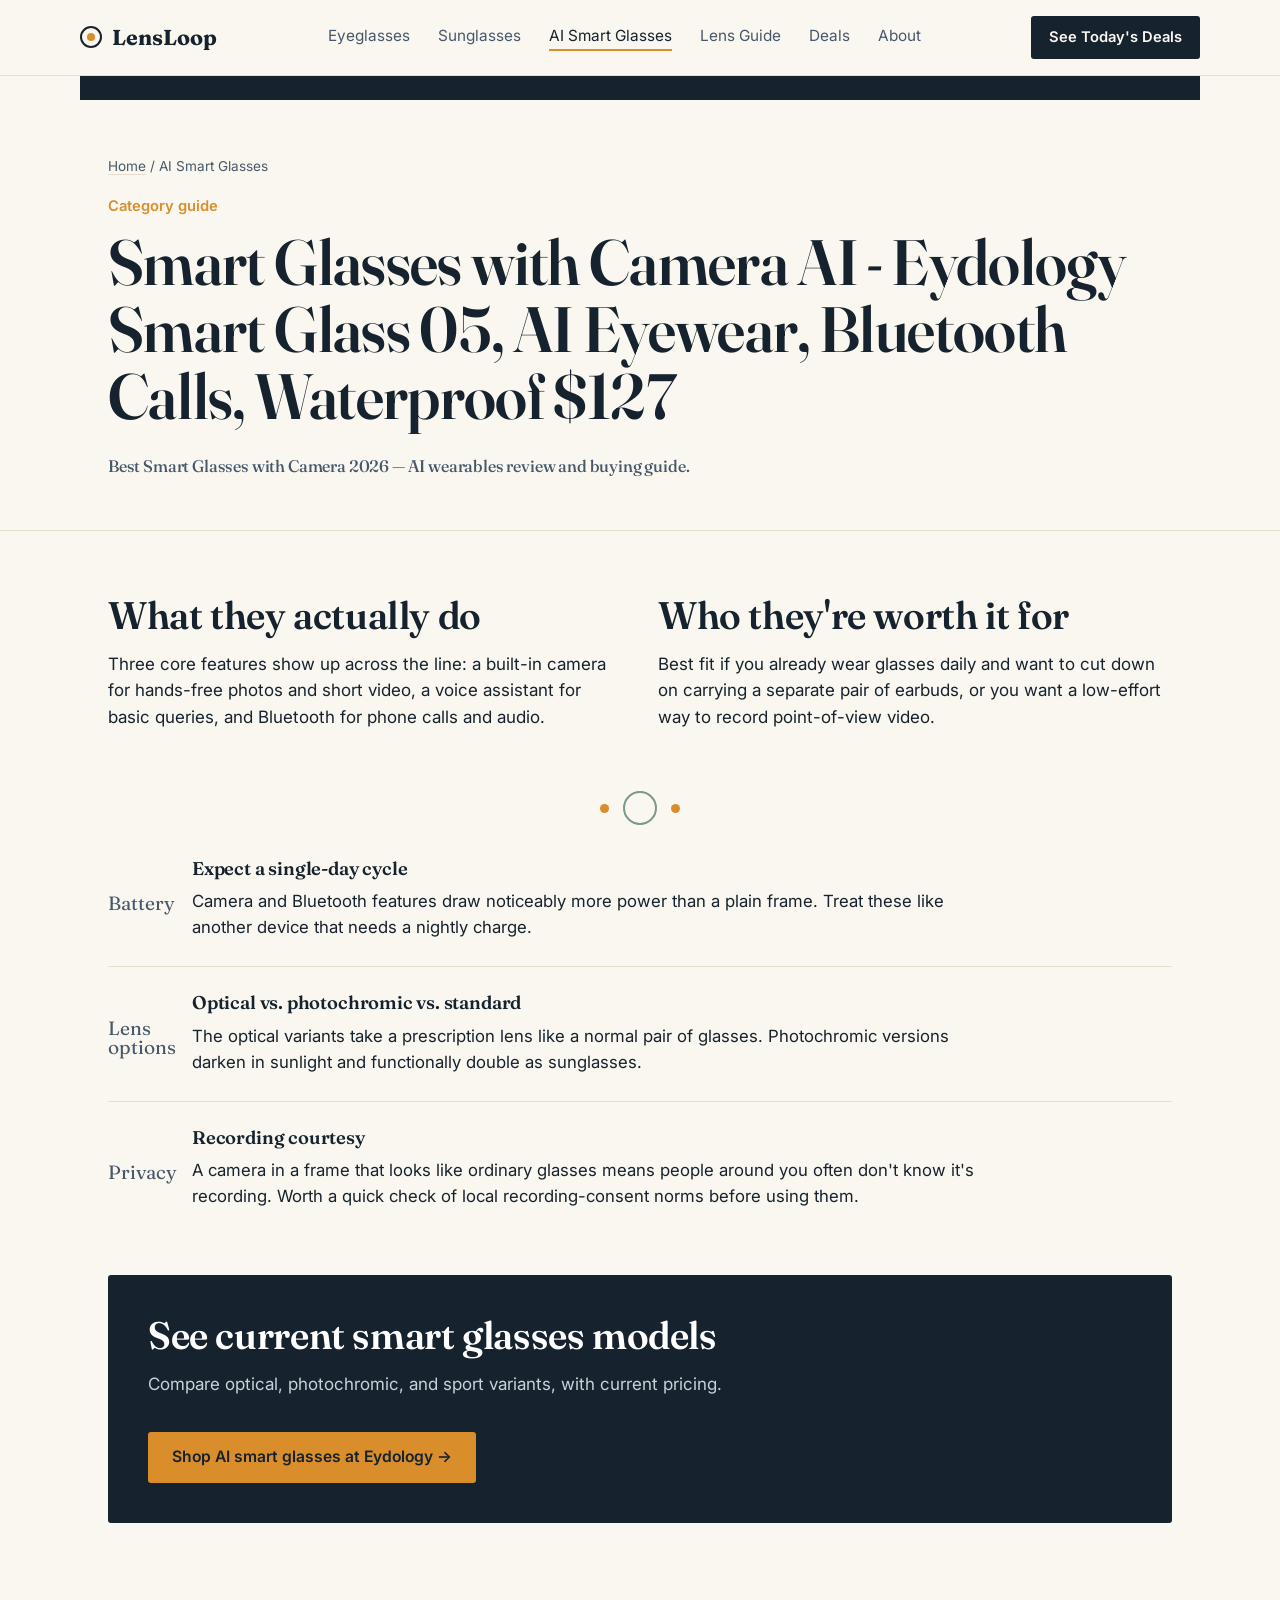
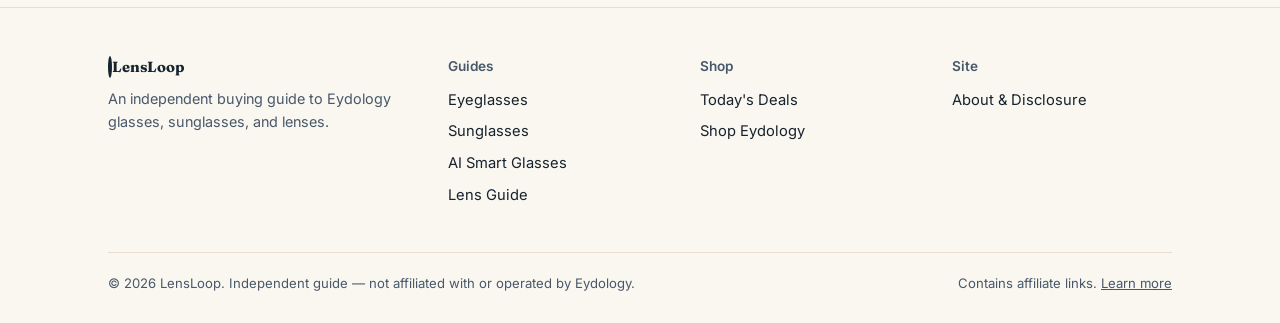
<file: smart-glasses.html>
<!DOCTYPE html>
<html lang="en">
<head>
<meta charset="UTF-8">
<meta name="viewport" content="width=device-width, initial-scale=1.0">
<title>AI Smart Glasses Guide — Are They Worth It? | LensLoop</title>
<meta name="keywords" content="affordable prescription glasses, cheap eyeglasses, Eydology review, prescription sunglasses, blue light glasses, progressive lenses, smart glasses, Eydology coupon, prescription glasses, cheap glasses" />
<link rel="preconnect" href="https://www.awin1.com">
<link rel="preconnect" href="https://fonts.googleapis.com">
<link rel="preconnect" href="https://fonts.gstatic.com" crossorigin>
<link rel="dns-prefetch" href="https://eydology.com">
<meta name="description" content="What Eydology's AI smart glasses actually do — camera, voice assistant, Bluetooth calls — and who they're worth it for.">
<link rel="canonical" href="https://lensloop.site/smart-glasses.html">
<meta property="og:type" content="website">
<meta property="og:url" content="https://lensloop.site/smart-glasses.html">
<meta property="og:title" content="AI Smart Glasses Guide — Are They Worth It? | LensLoop">
<meta property="og:description" content="What Eydology's AI smart glasses actually do — camera, voice assistant, Bluetooth calls — and who they're worth it for.">
<meta name="twitter:card" content="summary">
<meta name="twitter:title" content="AI Smart Glasses Guide — Are They Worth It? | LensLoop">
<meta name="twitter:description" content="What Eydology's AI smart glasses actually do — camera, voice assistant, Bluetooth calls — and who they're worth it for.">
<link rel="stylesheet" href="styles.css">
<script defer src="app.js"></script>
</head>
<body>
<header class="topbar">
  <div class="wrap row">
    <a href="index.html" class="brand"><span class="dot"></span>LensLoop</a>
    <nav class="primary">
      <a href="eyeglasses.html">Eyeglasses</a>
      <a href="sunglasses.html">Sunglasses</a>
      <a href="smart-glasses.html" class="active">AI Smart Glasses</a>
      <a href="lens-guide.html">Lens Guide</a>
      <a href="deals.html">Deals</a>
      <a href="about.html">About</a>
    </nav>
    <div style="display:flex; align-items:center; gap:12px;">
      <a href="deals.html" class="nav-cta">See Today's Deals</a>
      <button class="nav-toggle" aria-label="Open menu" aria-expanded="false">Menu</button>
    </div>
  </div>
</header>
<div class="wrap" style="padding:12px 28px;background:var(--ink);color:var(--paper);font-size:.85rem;display:flex;justify-content:space-between;flex-wrap:wrap;gap:8px;"></div>

<div class="page-head">
  <div class="wrap">
    <div class="breadcrumb"><a href="index.html">Home</a> / AI Smart Glasses</div>
    <div class="eyebrow">Category guide</div>
    <h1>Smart Glasses with Camera AI - Eydology Smart Glass 05, AI Eyewear, Bluetooth Calls, Waterproof $127</h1>
    <h2 style="font-size:1.05rem;color:var(--ink-soft);font-weight:500;line-height:1.4;max-width:62ch;margin-bottom:12px;">Best Smart Glasses with Camera 2026 — AI wearables review and buying guide.</h2>
  </div>
</div>

<section>
  <div class="wrap">
    <div class="two-col">
      <div>
        <h2>What they actually do</h2>
        <p>Three core features show up across the line: a built-in camera for hands-free photos and short video, a voice assistant for basic queries, and Bluetooth for phone calls and audio.</p>
      </div>
      <div>
        <h2>Who they're worth it for</h2>
        <p>Best fit if you already wear glasses daily and want to cut down on carrying a separate pair of earbuds, or you want a low-effort way to record point-of-view video.</p>
      </div>
    </div>

    <div class="lens-divider"><span></span><div class="ring"></div><span></span></div>

    <div class="guide">
      <div class="label">Battery</div>
      <div><h3>Expect a single-day cycle</h3><p>Camera and Bluetooth features draw noticeably more power than a plain frame. Treat these like another device that needs a nightly charge.</p></div>
    </div>
    <div class="guide">
      <div class="label">Lens options</div>
      <div><h3>Optical vs. photochromic vs. standard</h3><p>The optical variants take a prescription lens like a normal pair of glasses. Photochromic versions darken in sunlight and functionally double as sunglasses.</p></div>
    </div>
    <div class="guide">
      <div class="label">Privacy</div>
      <div><h3>Recording courtesy</h3><p>A camera in a frame that looks like ordinary glasses means people around you often don't know it's recording. Worth a quick check of local recording-consent norms before using them.</p></div>
    </div>
  </div>

  <div class="wrap" style="margin-top:40px;">
    <div class="callout">
      <h2>See current smart glasses models</h2>
      <p>Compare optical, photochromic, and sport variants, with current pricing.</p>
      <a data-aff href="#" class="btn btn-primary" style="margin-top:18px;">Shop AI smart glasses at Eydology →</a>
    </div>
  </div>
</section>

<footer>
  <div class="wrap">
    <div class="foot-grid">
      <div>
        <a href="index.html" class="brand" style="margin-bottom:10px;"><span class="dot"></span>LensLoop</a>
        <p style="color:var(--ink-soft); font-size:.9rem;">An independent buying guide to Eydology glasses, sunglasses, and lenses.</p>
      </div>
      <div>
        <h4>Guides</h4>
        <a href="eyeglasses.html">Eyeglasses</a>
        <a href="sunglasses.html">Sunglasses</a>
        <a href="smart-glasses.html">AI Smart Glasses</a>
        <a href="lens-guide.html">Lens Guide</a>
      </div>
      <div>
        <h4>Shop</h4>
        <a href="deals.html">Today's Deals</a>
        <a data-aff href="#">Shop Eydology</a>
      </div>
      <div>
        <h4>Site</h4>
        <a href="about.html">About &amp; Disclosure</a>
      </div>
    </div>
    <div class="foot-bottom">
      <span>© 2026 LensLoop. Independent guide — not affiliated with or operated by Eydology.</span>
      <span>Contains affiliate links. <a href="about.html" style="text-decoration:underline;">Learn more</a></span>
    </div>
  </div>
</footer>
</body>
</html>
</file>
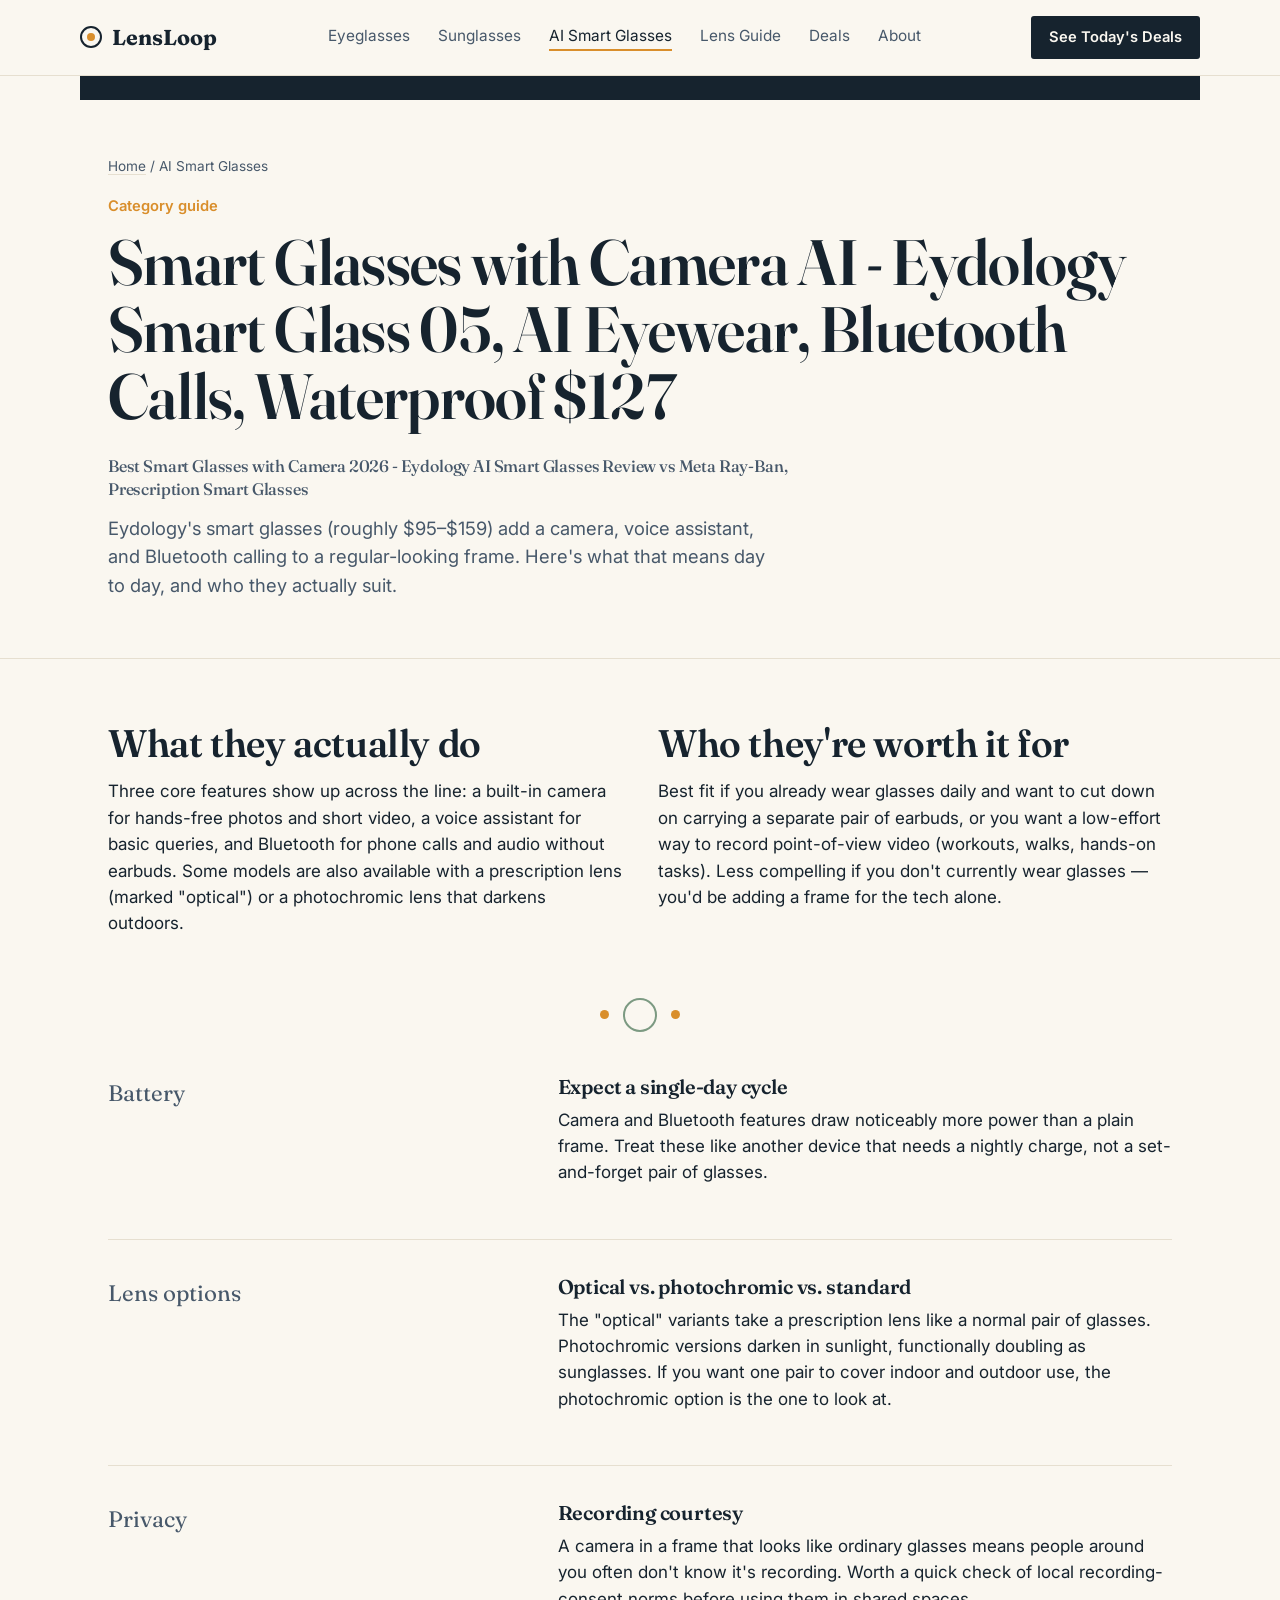
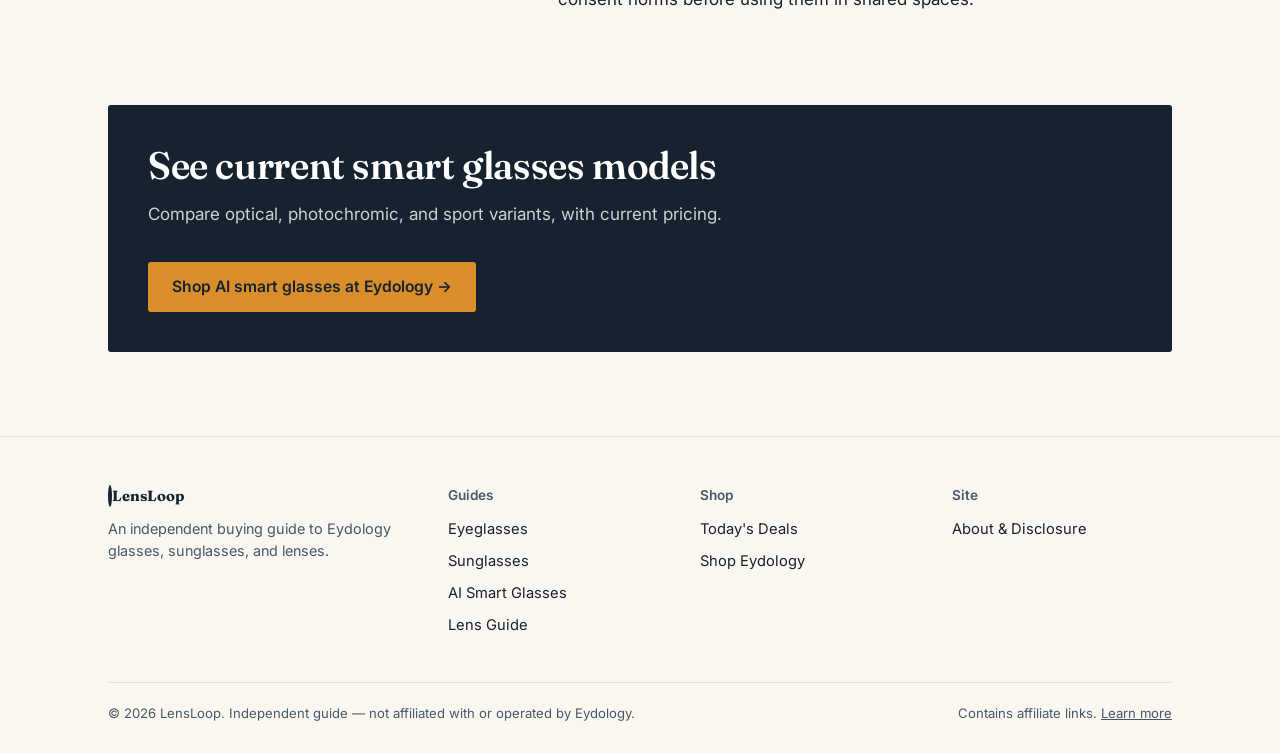
<file: Smart-Glasses.html>
<!DOCTYPE html>
<html lang="en">
<head>
<meta charset="UTF-8">
<meta name="viewport" content="width=device-width, initial-scale=1.0">
<title>AI Smart Glasses Guide — Are They Worth It? | LensLoop</title>
<meta name="keywords" content="affordable prescription glasses, cheap eyeglasses, Eydology review, prescription sunglasses, blue light glasses, progressive lenses, smart glasses, Eydology coupon, PD measurement">

<link rel="preconnect" href="https://www.awin1.com">
<link rel="preconnect" href="https://fonts.googleapis.com">
<link rel="preconnect" href="https://fonts.gstatic.com" crossorigin>
<link rel="dns-prefetch" href="https://eydology.com">

<meta name="description" content="What Eydology's AI smart glasses actually do — camera, voice assistant, Bluetooth calls — and who they're worth it for.">
<link rel="canonical" href="https://lensloop.site/smart-glasses.html">
<meta property="og:type" content="website">
<meta property="og:url" content="https://lensloop.site/smart-glasses.html">
<meta property="og:title" content="AI Smart Glasses Guide — Are They Worth It? | LensLoop">
<meta property="og:description" content="What Eydology's AI smart glasses actually do — camera, voice assistant, Bluetooth calls — and who they're worth it for.">
<meta name="twitter:card" content="summary">
<meta name="twitter:title" content="AI Smart Glasses Guide — Are They Worth It? | LensLoop">
<meta name="twitter:description" content="What Eydology's AI smart glasses actually do — camera, voice assistant, Bluetooth calls — and who they're worth it for.">
<style>
/* =========================================================
   LensLoop — design tokens
   Concept: an optometrist's prescription pad crossed with an
   eye chart. Big descending letterforms, thin ruled lines,
   circular "lens" motifs, a chart-red for deals/sale marks.
   ========================================================= */

@import url('https://fonts.googleapis.com/css2?family=Fraunces:opsz,wght@9..144,400;9..144,500;9..144,600;9..144,700&family=Inter:wght@400;500;600;700&display=swap');

:root{
  --ink:        #16232E;   /* near-black navy — primary text */
  --ink-soft:   #47586A;   /* secondary text */
  --paper:      #FAF7F0;   /* warm chart paper */
  --paper-line: #E6DFD0;   /* hairline rule on paper */
  --panel:      #FFFFFF;
  --amber:      #D98E2B;   /* lens-tint accent */
  --amber-soft: #F3DDB2;
  --sage:       #7C9A82;   /* AR-coating green, secondary accent */
  --chart-red:  #B5473A;   /* eye-chart red, used for deals/sale only */
  --radius:     3px;
  --max:        1120px;

  --font-display: 'Fraunces', Georgia, serif;
  --font-body: 'Inter', -apple-system, BlinkMacSystemFont, sans-serif;
}

*{box-sizing:border-box;}
html{scroll-behavior:smooth;}
body{
  margin:0;
  background:var(--paper);
  color:var(--ink);
  font-family:var(--font-body);
  font-size:17px;
  line-height:1.55;
  -webkit-font-smoothing:antialiased;
}
img{max-width:100%;display:block;}
a{color:inherit;}
.wrap{max-width:var(--max);margin:0 auto;padding:0 28px;}

h1,h2,h3{
  font-family:var(--font-display);
  font-weight:600;
  line-height:1.05;
  margin:0 0 .4em;
  letter-spacing:-0.01em;
}
h1{font-size:clamp(2.4rem,5vw,4.2rem); font-variation-settings:'opsz' 144;}
h2{font-size:clamp(1.7rem,3vw,2.5rem); font-variation-settings:'opsz' 60;}
h3{font-size:1.25rem; font-variation-settings:'opsz' 20; font-weight:600;}
p{margin:0 0 1em; max-width:62ch;}
p.lede{font-size:1.15rem; color:var(--ink-soft); max-width:56ch;}

/* ---------- top bar / nav ---------- */
.topbar{border-bottom:1px solid var(--paper-line); background:var(--paper);
  position:sticky; top:0; z-index:20;}
.topbar .row{display:flex; align-items:center; justify-content:space-between;
  padding:16px 0;}
.brand{display:flex; align-items:center; gap:10px; font-family:var(--font-display);
  font-weight:700; font-size:1.35rem; text-decoration:none; color:var(--ink);}
.brand .dot{width:22px;height:22px;border-radius:50%;border:2.5px solid var(--ink);
  position:relative; flex:none;}
.brand .dot::after{content:"";position:absolute;inset:5px;border-radius:50%;background:var(--amber);}
nav.primary{display:flex; gap:28px;}
nav.primary a{text-decoration:none; font-size:.96rem; color:var(--ink-soft);
  border-bottom:2px solid transparent; padding-bottom:2px;}
nav.primary a:hover, nav.primary a.active{color:var(--ink); border-color:var(--amber);}
.nav-cta{background:var(--ink); color:var(--paper); text-decoration:none;
  padding:10px 18px; border-radius:var(--radius); font-size:.92rem; font-weight:600;
  white-space:nowrap;}
.nav-toggle{display:none;}

@media (max-width:820px){
  nav.primary{position:fixed; inset:64px 0 0 0; background:var(--paper);
    flex-direction:column; padding:24px 28px; gap:0; transform:translateX(100%);
    transition:transform .25s ease; overflow:auto;}
  nav.primary.open{transform:translateX(0);}
  nav.primary a{padding:14px 0; border-bottom:1px solid var(--paper-line); font-size:1.05rem;}
  .nav-toggle{display:block; background:none; border:1px solid var(--ink); border-radius:var(--radius);
    padding:8px 12px; font-size:1rem; font-family:var(--font-body);}
}

/* ---------- hero ---------- */
.hero{padding:72px 0 56px; border-bottom:1px solid var(--paper-line); position:relative;}
.hero .eyebrow{font-family:var(--font-body); font-weight:600; color:var(--amber); margin-bottom:14px; font-size:.95rem;}
.hero-grid{display:grid; grid-template-columns:1.15fr .85fr; gap:48px; align-items:center;}
@media (max-width:900px){.hero-grid{grid-template-columns:1fr;}}
.chart{border:1px solid var(--paper-line); background:var(--panel); border-radius:var(--radius);
  padding:28px 24px; font-family:var(--font-display); text-align:center; color:var(--ink);}
.chart .line{letter-spacing:.28em; font-weight:600;}
.chart .l1{font-size:3.6rem; margin-bottom:14px;}
.chart .l2{font-size:2.5rem; margin-bottom:12px; color:var(--ink-soft);}
.chart .l3{font-size:1.7rem; margin-bottom:10px; color:var(--ink-soft);}
.chart .l4{font-size:1.15rem; color:var(--sage); letter-spacing:.18em;}
.chart .cap{margin-top:18px; font-family:var(--font-body); font-size:.82rem; color:var(--ink-soft); letter-spacing:0;}

.btn{display:inline-flex; align-items:center; gap:8px; text-decoration:none;
  font-weight:600; padding:13px 24px; border-radius:var(--radius); font-size:.98rem;}
.btn-primary{background:var(--amber); color:var(--ink);}
.btn-primary:hover{background:#c67f22;}
.btn-outline{border:1.5px solid var(--ink); color:var(--ink); background:transparent;}
.btn-outline:hover{background:var(--ink); color:var(--paper);}
.hero-actions{display:flex; gap:14px; margin-top:26px; flex-wrap:wrap;}
.trust-row{display:flex; gap:26px; margin-top:34px; flex-wrap:wrap; color:var(--ink-soft); font-size:.88rem;}
.trust-row span{display:flex; align-items:center; gap:8px;}
.trust-row b{color:var(--ink);}

/* ---------- section shell ---------- */
section{padding:64px 0;}
section.alt{background:var(--panel); border-top:1px solid var(--paper-line); border-bottom:1px solid var(--paper-line);}
.section-head{display:flex; justify-content:space-between; align-items:flex-end; gap:24px; margin-bottom:34px; flex-wrap:wrap;}
.section-head a.more{font-size:.92rem; text-decoration:none; color:var(--ink-soft); border-bottom:1px solid var(--paper-line);}

/* ---------- category grid ---------- */
.grid{display:grid; grid-template-columns:repeat(3,1fr); gap:1px; background:var(--paper-line);
  border:1px solid var(--paper-line);}
@media (max-width:820px){.grid{grid-template-columns:repeat(2,1fr);}}
@media (max-width:520px){.grid{grid-template-columns:1fr;}}
.cell{background:var(--panel); padding:30px 26px; display:flex; flex-direction:column; gap:10px;}
.cell .num{font-family:var(--font-display); font-size:.85rem; color:var(--sage); letter-spacing:.08em;}
.cell h3{margin-bottom:2px;}
.cell p{font-size:.94rem; color:var(--ink-soft); margin-bottom:4px;}
.cell a.go{font-size:.9rem; font-weight:600; text-decoration:none; color:var(--ink);
  border-bottom:2px solid var(--amber);}

/* ---------- deal cards ---------- */
.deals{display:grid; grid-template-columns:repeat(3,1fr); gap:20px;}
@media (max-width:820px){.deals{grid-template-columns:1fr 1fr;}}
@media (max-width:560px){.deals{grid-template-columns:1fr;}}
.deal{background:var(--panel); border:1px solid var(--paper-line); border-radius:var(--radius);
  padding:22px; position:relative;}
.tag{position:absolute; top:16px; right:16px; background:var(--chart-red); color:#fff;
  font-size:.72rem; font-weight:700; padding:4px 9px; border-radius:2px; letter-spacing:.03em;}
.deal h3{margin-bottom:6px; font-size:1.05rem;}
.deal .price{font-family:var(--font-display); font-size:1.5rem; margin:10px 0;}
.deal .price s{color:var(--ink-soft); font-size:1rem; margin-left:8px; font-family:var(--font-body);}
.deal a.shop{display:block; text-align:center; margin-top:12px; text-decoration:none;
  border:1.5px solid var(--ink); border-radius:var(--radius); padding:10px; font-weight:600; font-size:.92rem;}
.deal a.shop:hover{background:var(--ink); color:var(--paper);}

/* ---------- guide blocks ---------- */
.guide{display:grid; grid-template-columns:.4fr .6fr; gap:40px; padding:36px 0; border-bottom:1px solid var(--paper-line);}
.guide:last-child{border-bottom:none;}
@media (max-width:760px){.guide{grid-template-columns:1fr; gap:14px;}}
.guide .label{font-family:var(--font-display); font-size:1.4rem; color:var(--ink-soft);}
.guide h3{margin-bottom:10px;}
.guide ul{margin:14px 0 0; padding-left:20px; color:var(--ink-soft); font-size:.95rem;}
.guide li{margin-bottom:6px;}

/* ---------- lens circle divider ---------- */
.lens-divider{display:flex; align-items:center; justify-content:center; gap:14px; padding:44px 0 8px; color:var(--paper-line);}
.lens-divider span{width:9px;height:9px;border-radius:50%;background:var(--amber);}
.lens-divider .ring{width:34px;height:34px;border-radius:50%;border:2px solid var(--sage);}

/* ---------- callout / disclosure ---------- */
.callout{background:var(--ink); color:var(--paper); border-radius:var(--radius); padding:40px; }
.callout h2{color:#fff;}
.callout p{color:#C9D2D8; max-width:60ch;}
.disclosure{font-size:.85rem; color:var(--ink-soft); border-top:1px solid var(--paper-line);
  border-bottom:1px solid var(--paper-line); padding:18px 0; margin:40px 0;}

/* ---------- footer ---------- */
footer{border-top:1px solid var(--paper-line); padding:48px 0 30px; margin-top:20px;}
.foot-grid{display:grid; grid-template-columns:1.4fr 1fr 1fr 1fr; gap:32px;}
@media (max-width:760px){.foot-grid{grid-template-columns:1fr 1fr;}}
.foot-grid h4{font-size:.85rem; text-transform:none; color:var(--ink-soft); margin:0 0 12px; font-weight:600;}
.foot-grid a{display:block; text-decoration:none; color:var(--ink); font-size:.92rem; margin-bottom:9px;}
.foot-bottom{margin-top:36px; padding-top:20px; border-top:1px solid var(--paper-line);
  display:flex; justify-content:space-between; flex-wrap:wrap; gap:10px; font-size:.82rem; color:var(--ink-soft);}

/* ---------- misc page header for inner pages ---------- */
.page-head{padding:56px 0 40px; border-bottom:1px solid var(--paper-line);}
.page-head .eyebrow{color:var(--amber); font-weight:600; font-size:.92rem; margin-bottom:10px;}
.breadcrumb{font-size:.85rem; color:var(--ink-soft); margin-bottom:18px;}
.breadcrumb a{text-decoration:none; color:var(--ink-soft); border-bottom:1px solid var(--paper-line);}

.two-col{display:grid; grid-template-columns:1fr 1fr; gap:36px;}
@media (max-width:760px){.two-col{grid-template-columns:1fr;}}

</style>

<script type="application/ld+json">
{"@context":"https://schema.org","@type":"Organization","name":"LensLoop","url":"https://lensloop.site","email":"agents@getservices.ai","telephone":"313-729-1534","address":{"@type":"PostalAddress","streetAddress":"244 Madison Avenue Suite 1666","addressLocality":"New York","postalCode":"10016","addressCountry":"US"}}
</script>
<script type="application/ld+json">
{"@context":"https://schema.org","@type":"WebSite","name":"LensLoop","url":"https://lensloop.site","potentialAction":{"@type":"SearchAction","target":"https://lensloop.site/search?q={search_term_string}","query-input":"required name=search_term_string"}}
</script>


<script type="application/ld+json">
{"@context":"https://schema.org","@type":"FAQPage","mainEntity":[{"@type":"Question","name":"What are the best affordable prescription glasses?","acceptedAnswer":{"@type":"Answer","text":"Eydology offers 407+ frames from $9.99 to $35.99 with free shipping over $79 and 30-day returns. Shop via lensloop.site affiliate banners for $10 OFF $69+. Contact agents@getservices.ai 313-729-1534."}},{"@type":"Question","name":"Does Eydology have free shipping?","acceptedAnswer":{"@type":"Answer","text":"Yes, free standard shipping over $79 via Eydology. $10 OFF orders over $69 via our Awin sponsored links s=4742718, s=4742696, s=4742695."}},{"@type":"Question","name":"How to contact LensLoop?","acceptedAnswer":{"@type":"Answer","text":"Email agents@getservices.ai or call 313-729-1534. Independent buying guide for Eydology glasses."}}]}
</script>

</head>
<body>

<header class="topbar">
  <div class="wrap row">
    <a href="index.html" class="brand"><span class="dot"></span>LensLoop</a>
    <nav class="primary">
      <a href="eyeglasses.html">Eyeglasses</a>
      <a href="sunglasses.html">Sunglasses</a>
      <a href="smart-glasses.html" class="active">AI Smart Glasses</a>
      <a href="lens-guide.html">Lens Guide</a>
      <a href="deals.html">Deals</a>
      <a href="about.html">About</a>
    </nav>
    <div style="display:flex; align-items:center; gap:12px;">
      <a href="deals.html" class="nav-cta">See Today's Deals</a>
      <button class="nav-toggle" aria-label="Open menu" aria-expanded="false">Menu</button>
    </div>
  </div>
</header>
<div class="wrap" style="padding:12px 28px;background:var(--ink);color:var(--paper);font-size:.85rem;display:flex;justify-content:space-between;flex-wrap:wrap;gap:8px;"></div>

<div class="page-head">
  <div class="wrap">
    <div class="breadcrumb"><a href="index.html">Home</a> / AI Smart Glasses</div>
    <div class="eyebrow">Category guide</div>
    <h1>Smart Glasses with Camera AI - Eydology Smart Glass 05, AI Eyewear, Bluetooth Calls, Waterproof $127</h1>
    <h2 style="font-size:1.05rem;color:var(--ink-soft);font-weight:500;line-height:1.4;max-width:62ch;margin-bottom:12px;">Best Smart Glasses with Camera 2026 - Eydology AI Smart Glasses Review vs Meta Ray-Ban, Prescription Smart Glasses</h2><p class="lede">Eydology's smart glasses (roughly $95–$159) add a camera, voice assistant, and Bluetooth calling to a regular-looking frame. Here's what that means day to day, and who they actually suit.</p>
  </div>
</div>

<section>
  <div class="wrap">
    <div class="two-col">
      <div>
        <h2>What they actually do</h2>
        <p>Three core features show up across the line: a built-in camera for hands-free photos and short video, a voice assistant for basic queries, and Bluetooth for phone calls and audio without earbuds. Some models are also available with a prescription lens (marked "optical") or a photochromic lens that darkens outdoors.</p>
      </div>
      <div>
        <h2>Who they're worth it for</h2>
        <p>Best fit if you already wear glasses daily and want to cut down on carrying a separate pair of earbuds, or you want a low-effort way to record point-of-view video (workouts, walks, hands-on tasks). Less compelling if you don't currently wear glasses — you'd be adding a frame for the tech alone.</p>
      </div>
    </div>

    <div class="lens-divider"><span></span><div class="ring"></div><span></span></div>

    <div class="guide">
      <div class="label">Battery</div>
      <div>
        <h3>Expect a single-day cycle</h3>
        <p>Camera and Bluetooth features draw noticeably more power than a plain frame. Treat these like another device that needs a nightly charge, not a set-and-forget pair of glasses.</p>
      </div>
    </div>
    <div class="guide">
      <div class="label">Lens options</div>
      <div>
        <h3>Optical vs. photochromic vs. standard</h3>
        <p>The "optical" variants take a prescription lens like a normal pair of glasses. Photochromic versions darken in sunlight, functionally doubling as sunglasses. If you want one pair to cover indoor and outdoor use, the photochromic option is the one to look at.</p>
      </div>
    </div>
    <div class="guide">
      <div class="label">Privacy</div>
      <div>
        <h3>Recording courtesy</h3>
        <p>A camera in a frame that looks like ordinary glasses means people around you often don't know it's recording. Worth a quick check of local recording-consent norms before using them in shared spaces.</p>
      </div>
    </div>
  </div>

  <div class="wrap" style="margin-top:40px;">
    <div class="callout">
      <h2>See current smart glasses models</h2>
      <p>Compare optical, photochromic, and sport variants, with current pricing.</p>
      <a data-aff href="#" class="btn btn-primary" style="margin-top:18px;">Shop AI smart glasses at Eydology →</a>
    </div>
  </div>
</section>

<footer>
  <div class="wrap">
    <div class="foot-grid">
      <div>
        <a href="index.html" class="brand" style="margin-bottom:10px;"><span class="dot"></span>LensLoop</a>
        <p style="color:var(--ink-soft); font-size:.9rem;">An independent buying guide to Eydology glasses, sunglasses, and lenses.</p>
      </div>
      <div>
        <h4>Guides</h4>
        <a href="eyeglasses.html">Eyeglasses</a>
        <a href="sunglasses.html">Sunglasses</a>
        <a href="smart-glasses.html">AI Smart Glasses</a>
        <a href="lens-guide.html">Lens Guide</a>
      </div>
      <div>
        <h4>Shop</h4>
        <a href="deals.html">Today's Deals</a>
        <a data-aff href="#">Shop Eydology</a>
      </div>
      <div>
        <h4>Site</h4>
        <a href="about.html">About &amp; Disclosure</a>
      </div>
    </div>
    <div class="foot-bottom">
      <span>© 2026 LensLoop. Independent guide — not affiliated with or operated by Eydology.</span>
      <span>Contains affiliate links. <a href="about.html" style="text-decoration:underline;">Learn more</a></span>
    </div>
  </div>
</footer>

<script>
/* =========================================================
   EDIT THIS ONE LINE once you have your real Eydology
   affiliate/tracking link (from Awin, Impact, or whatever
   network Eydology approves you on). Every "Shop Eydology"
   button on every page reads from here, so you only ever
   update it in this one spot.
   ========================================================= */

const AFFILIATE_LINK = "https://www.awin1.com/cread.php?awinmid=124966&awinaffid=3067297";
const BANNERS = [
  "https://www.awin1.com/cread.php?s=4742718&v=124966&q=601646&r=3067297",
  "https://www.awin1.com/cread.php?s=4742696&v=124966&q=601645&r=3067297",
  "https://www.awin1.com/cread.php?s=4742695&v=124966&q=601644&r=3067297"
];
const CONTACT_EMAIL = "agents@getservices.ai";
const CONTACT_PHONE = "313-729-1534";


document.addEventListener("DOMContentLoaded", () => {
  document.querySelectorAll("[data-aff]").forEach(el => {
    el.setAttribute("href", AFFILIATE_LINK);
    el.setAttribute("target", "_blank");
    el.setAttribute("rel", "noopener sponsored");
  });

  const toggle = document.querySelector(".nav-toggle");
  const nav = document.querySelector("nav.primary");
  if (toggle && nav) {
    toggle.addEventListener("click", () => {
      nav.classList.toggle("open");
      toggle.textContent = nav.classList.contains("open") ? "Close" : "Menu";
    });
  }
});

</script>

<script>
// Production: Force all affiliate/external links to be sponsored
document.addEventListener('DOMContentLoaded', function(){
  document.querySelectorAll('a[href*="awin1.com"], a[data-aff]').forEach(function(el){
    el.setAttribute('rel','sponsored noopener nofollow');
    el.setAttribute('target','_blank');
    if(el.getAttribute('href')==='#' || el.getAttribute('href')===''){
      el.setAttribute('href', AFFILIATE_LINK || 'https://www.awin1.com/cread.php?awinmid=124966&awinaffid=3067297');
    }
  });
  // Lazy loading fallback
  if('loading' in HTMLImageElement.prototype){
    document.querySelectorAll('img[loading="lazy"]').forEach(function(img){ img.decoding='async'; });
  }
});
</script>

</body>
</html>
</file>
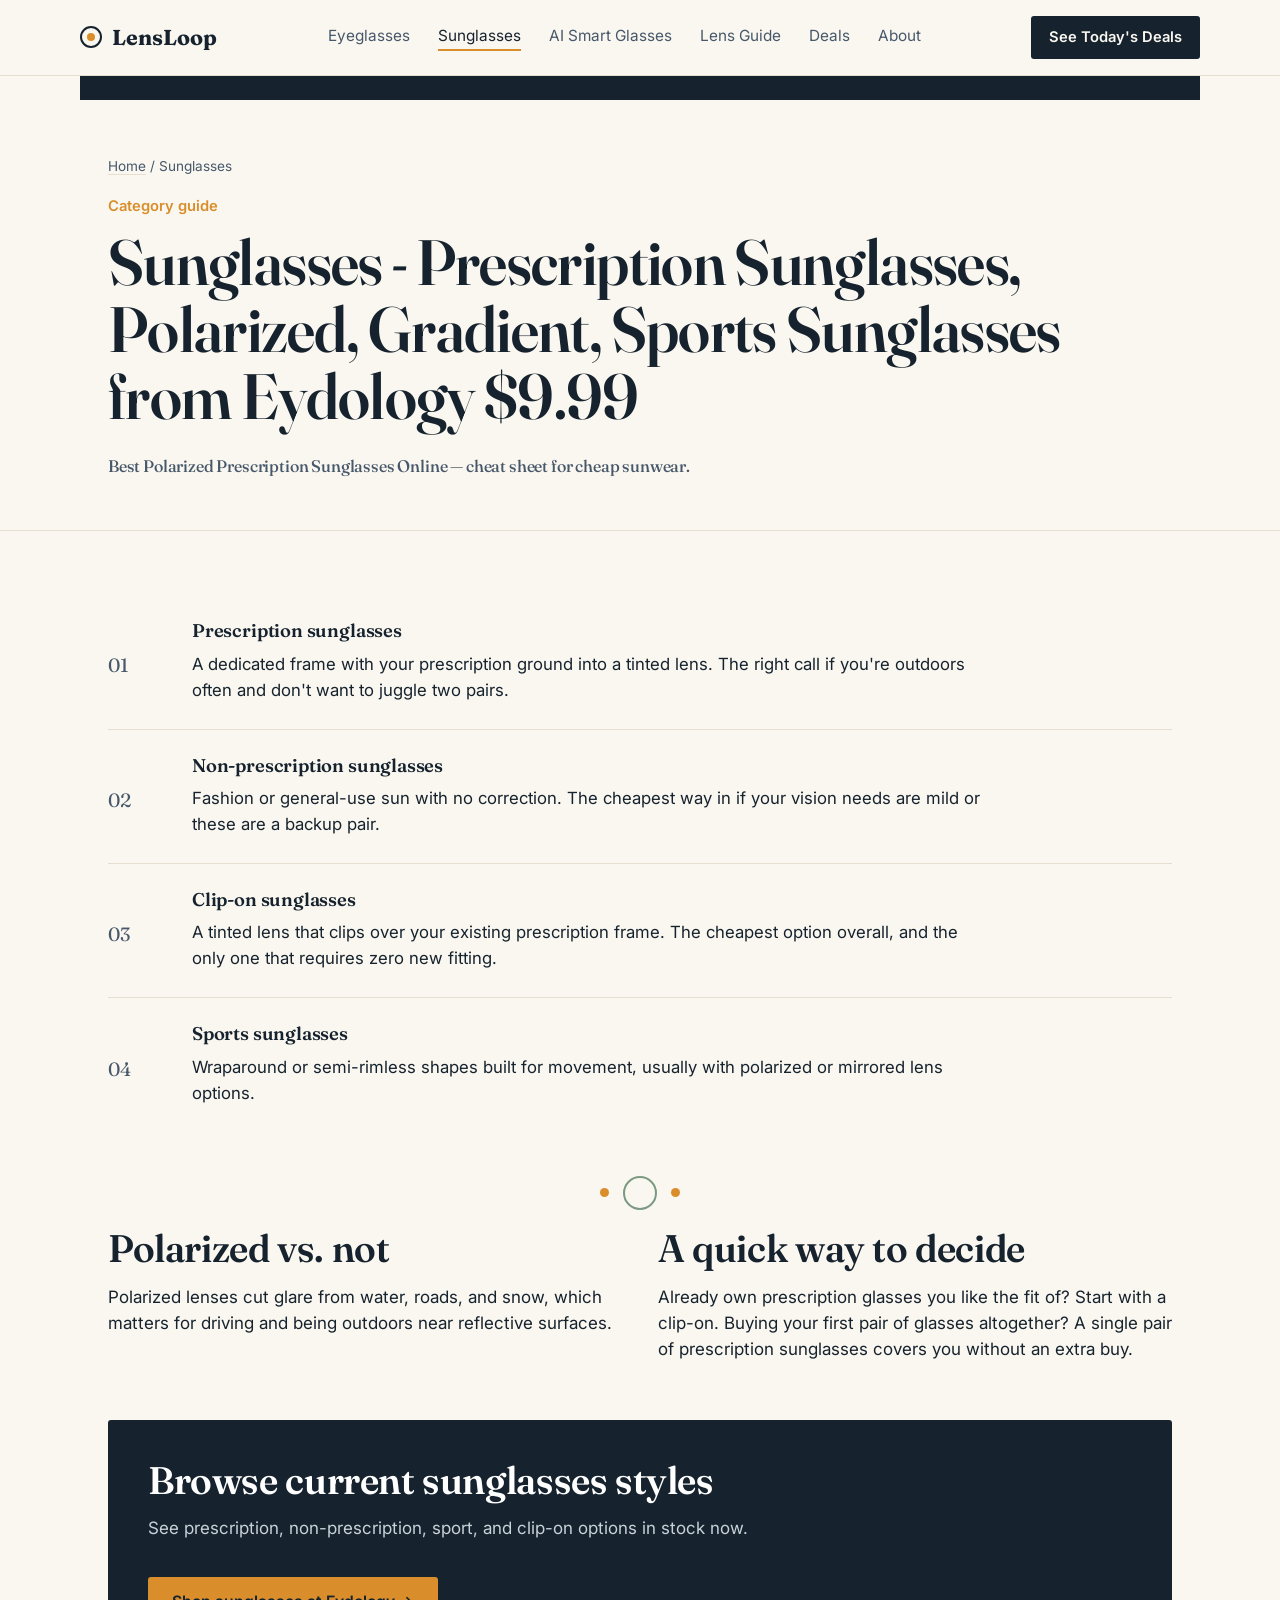
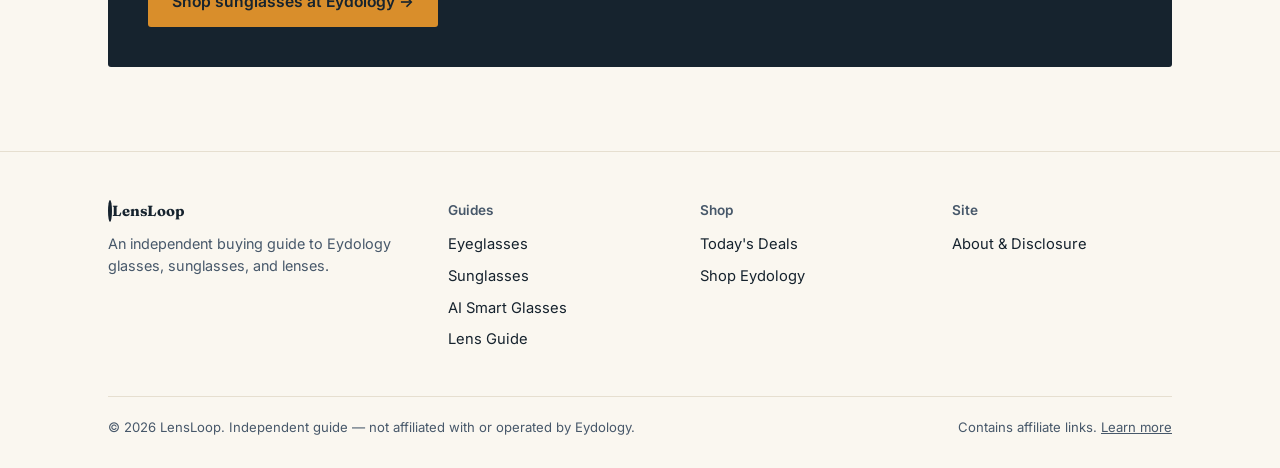
<file: sunglasses.html>
<!DOCTYPE html>
<html lang="en">
<head>
<meta charset="UTF-8">
<meta name="viewport" content="width=device-width, initial-scale=1.0">
<title>Sunglasses Guide — Prescription & Non-Prescription | LensLoop</title>
<meta name="keywords" content="affordable prescription glasses, cheap eyeglasses, Eydology review, prescription sunglasses, blue light glasses, progressive lenses, smart glasses, Eydology coupon, prescription glasses, cheap glasses" />
<link rel="preconnect" href="https://www.awin1.com">
<link rel="preconnect" href="https://fonts.googleapis.com">
<link rel="preconnect" href="https://fonts.gstatic.com" crossorigin>
<link rel="dns-prefetch" href="https://eydology.com">
<meta name="description" content="How to choose between Eydology's prescription sunglasses, non-prescription sun, sports, and clip-on options.">
<link rel="canonical" href="https://lensloop.site/sunglasses.html">
<meta property="og:type" content="website">
<meta property="og:url" content="https://lensloop.site/sunglasses.html">
<meta property="og:title" content="Sunglasses Guide — Prescription & Non-Prescription | LensLoop">
<meta property="og:description" content="How to choose between Eydology's prescription sunglasses, non-prescription sun, sports, and clip-on options.">
<meta name="twitter:card" content="summary">
<meta name="twitter:title" content="Sunglasses Guide — Prescription & Non-Prescription | LensLoop">
<meta name="twitter:description" content="How to choose between Eydology's prescription sunglasses, non-prescription sun, sports, and clip-on options.">
<link rel="stylesheet" href="styles.css">
<script defer src="app.js"></script>
</head>
<body>
<header class="topbar">
  <div class="wrap row">
    <a href="index.html" class="brand"><span class="dot"></span>LensLoop</a>
    <nav class="primary">
      <a href="eyeglasses.html">Eyeglasses</a>
      <a href="sunglasses.html" class="active">Sunglasses</a>
      <a href="smart-glasses.html">AI Smart Glasses</a>
      <a href="lens-guide.html">Lens Guide</a>
      <a href="deals.html">Deals</a>
      <a href="about.html">About</a>
    </nav>
    <div style="display:flex; align-items:center; gap:12px;">
      <a href="deals.html" class="nav-cta">See Today's Deals</a>
      <button class="nav-toggle" aria-label="Open menu" aria-expanded="false">Menu</button>
    </div>
  </div>
</header>
<div class="wrap" style="padding:12px 28px;background:var(--ink);color:var(--paper);font-size:.85rem;display:flex;justify-content:space-between;flex-wrap:wrap;gap:8px;"></div>

<div class="page-head">
  <div class="wrap">
    <div class="breadcrumb"><a href="index.html">Home</a> / Sunglasses</div>
    <div class="eyebrow">Category guide</div>
    <h1>Sunglasses - Prescription Sunglasses, Polarized, Gradient, Sports Sunglasses from Eydology $9.99</h1>
    <h2 style="font-size:1.05rem;color:var(--ink-soft);font-weight:500;line-height:1.4;max-width:62ch;margin-bottom:12px;">Best Polarized Prescription Sunglasses Online — cheat sheet for cheap sunwear.</h2>
  </div>
</div>

<section>
  <div class="wrap">
    <div class="guide">
      <div class="label">01</div>
      <div>
        <h3>Prescription sunglasses</h3>
        <p>A dedicated frame with your prescription ground into a tinted lens. The right call if you're outdoors often and don't want to juggle two pairs.</p>
      </div>
    </div>
    <div class="guide">
      <div class="label">02</div>
      <div>
        <h3>Non-prescription sunglasses</h3>
        <p>Fashion or general-use sun with no correction. The cheapest way in if your vision needs are mild or these are a backup pair.</p>
      </div>
    </div>
    <div class="guide">
      <div class="label">03</div>
      <div>
        <h3>Clip-on sunglasses</h3>
        <p>A tinted lens that clips over your existing prescription frame. The cheapest option overall, and the only one that requires zero new fitting.</p>
      </div>
    </div>
    <div class="guide">
      <div class="label">04</div>
      <div>
        <h3>Sports sunglasses</h3>
        <p>Wraparound or semi-rimless shapes built for movement, usually with polarized or mirrored lens options.</p>
      </div>
    </div>
  </div>

  <div class="lens-divider"><span></span><div class="ring"></div><span></span></div>

  <div class="wrap" style="margin-top:10px;">
    <div class="two-col">
      <div>
        <h2>Polarized vs. not</h2>
        <p>Polarized lenses cut glare from water, roads, and snow, which matters for driving and being outdoors near reflective surfaces.</p>
      </div>
      <div>
        <h2>A quick way to decide</h2>
        <p>Already own prescription glasses you like the fit of? Start with a clip-on. Buying your first pair of glasses altogether? A single pair of prescription sunglasses covers you without an extra buy.</p>
      </div>
    </div>
  </div>

  <div class="wrap" style="margin-top:40px;">
    <div class="callout">
      <h2>Browse current sunglasses styles</h2>
      <p>See prescription, non-prescription, sport, and clip-on options in stock now.</p>
      <a data-aff href="#" class="btn btn-primary" style="margin-top:18px;">Shop sunglasses at Eydology →</a>
    </div>
  </div>
</section>

<footer>
  <div class="wrap">
    <div class="foot-grid">
      <div>
        <a href="index.html" class="brand" style="margin-bottom:10px;"><span class="dot"></span>LensLoop</a>
        <p style="color:var(--ink-soft); font-size:.9rem;">An independent buying guide to Eydology glasses, sunglasses, and lenses.</p>
      </div>
      <div>
        <h4>Guides</h4>
        <a href="eyeglasses.html">Eyeglasses</a>
        <a href="sunglasses.html">Sunglasses</a>
        <a href="smart-glasses.html">AI Smart Glasses</a>
        <a href="lens-guide.html">Lens Guide</a>
      </div>
      <div>
        <h4>Shop</h4>
        <a href="deals.html">Today's Deals</a>
        <a data-aff href="#">Shop Eydology</a>
      </div>
      <div>
        <h4>Site</h4>
        <a href="about.html">About &amp; Disclosure</a>
      </div>
    </div>
    <div class="foot-bottom">
      <span>© 2026 LensLoop. Independent guide — not affiliated with or operated by Eydology.</span>
      <span>Contains affiliate links. <a href="about.html" style="text-decoration:underline;">Learn more</a></span>
    </div>
  </div>
</footer>
</body>
</html>
</file>
<file: styles.css>
/* LensLoop design tokens and shared site styles */
@import url('https://fonts.googleapis.com/css2?family=Fraunces:opsz,wght@9..144,400;9..144,500;9..144,600;9..144,700&family=Inter:wght@400;500;600;700&display=swap');

:root {
  --ink: #16232E;
  --ink-soft: #47586A;
  --paper: #FAF7F0;
  --paper-line: #E6DFD0;
  --panel: #FFFFFF;
  --amber: #D98E2B;
  --amber-soft: #F3DDB2;
  --sage: #7C9A82;
  --chart-red: #B5473A;
  --radius: 3px;
  --max: 1120px;
  --font-display: 'Fraunces', Georgia, serif;
  --font-body: 'Inter', -apple-system, BlinkMacSystemFont, sans-serif;
}

* { box-sizing: border-box; }
html { scroll-behavior: smooth; }
body {
  margin: 0;
  background: var(--paper);
  color: var(--ink);
  font-family: var(--font-body);
  font-size: 17px;
  line-height: 1.55;
  -webkit-font-smoothing: antialiased;
}
img {
  max-width: 100%;
  display: block;
}
a { color: inherit; }
.wrap { max-width: var(--max); margin: 0 auto; padding: 0 28px; }

h1, h2, h3 {
  font-family: var(--font-display);
  font-weight: 600;
  line-height: 1.05;
  margin: 0 0 .4em;
  letter-spacing: -0.01em;
}
h1 { font-size: clamp(2.4rem, 5vw, 4.2rem); font-variation-settings: 'opsz' 144; }
h2 { font-size: clamp(1.7rem, 3vw, 2.5rem); font-variation-settings: 'opsz' 60; }
h3 { font-size: 1.25rem; font-variation-settings: 'opsz' 20; font-weight: 600; }
p { margin: 0 0 1em; max-width: 62ch; }
p.lede { font-size: 1.15rem; color: var(--ink-soft); max-width: 56ch; }

.topbar {
  border-bottom: 1px solid var(--paper-line);
  background: var(--paper);
  position: sticky;
  top: 0;
  z-index: 20;
}
.topbar .row {
  display: flex;
  align-items: center;
  justify-content: space-between;
  padding: 16px 0;
}
.brand {
  display: flex;
  align-items: center;
  gap: 10px;
  font-family: var(--font-display);
  font-weight: 700;
  font-size: 1.35rem;
  text-decoration: none;
  color: var(--ink);
}
.brand .dot {
  width: 22px;
  height: 22px;
  border-radius: 50%;
  border: 2.5px solid var(--ink);
  position: relative;
  flex: none;
}
.brand .dot::after {
  content: "";
  position: absolute;
  inset: 5px;
  border-radius: 50%;
  background: var(--amber);
}
nav.primary {
  display: flex;
  gap: 28px;
}
nav.primary a {
  text-decoration: none;
  font-size: .96rem;
  color: var(--ink-soft);
  border-bottom: 2px solid transparent;
  padding-bottom: 2px;
}
nav.primary a:hover, nav.primary a.active { color: var(--ink); border-color: var(--amber); }
.nav-cta {
  background: var(--ink);
  color: var(--paper);
  text-decoration: none;
  padding: 10px 18px;
  border-radius: var(--radius);
  font-size: .92rem;
  font-weight: 600;
  white-space: nowrap;
}
.nav-toggle { display: none; }

@media (max-width: 820px) {
  nav.primary {
    position: fixed;
    inset: 64px 0 0 0;
    background: var(--paper);
    flex-direction: column;
    padding: 24px 28px;
    gap: 0;
    transform: translateX(100%);
    transition: transform .25s ease;
    overflow: auto;
  }
  nav.primary.open { transform: translateX(0); }
  nav.primary a {
    padding: 14px 0;
    border-bottom: 1px solid var(--paper-line);
    font-size: 1.05rem;
  }
  .nav-toggle {
    display: block;
    background: none;
    border: 1px solid var(--ink);
    border-radius: var(--radius);
    padding: 8px 12px;
    font-size: 1rem;
    font-family: var(--font-body);
    cursor: pointer;
  }
}

.hero {
  padding: 72px 0 56px;
  border-bottom: 1px solid var(--paper-line);
  position: relative;
}
.hero .eyebrow {
  font-family: var(--font-body);
  font-weight: 600;
  color: var(--amber);
  margin-bottom: 14px;
  font-size: .95rem;
}
.hero-grid {
  display: grid;
  grid-template-columns: 1.15fr .85fr;
  gap: 48px;
  align-items: center;
}
@media (max-width: 900px) { .hero-grid { grid-template-columns: 1fr; } }
.chart {
  border: 1px solid var(--paper-line);
  background: var(--panel);
  border-radius: var(--radius);
  padding: 28px 24px;
  font-family: var(--font-display);
  text-align: center;
  color: var(--ink);
}
.chart .line { letter-spacing: .28em; font-weight: 600; }
.chart .l1 { font-size: 3.6rem; margin-bottom: 14px; }
.chart .l2 { font-size: 2.5rem; margin-bottom: 12px; color: var(--ink-soft); }
.chart .l3 { font-size: 1.7rem; margin-bottom: 10px; color: var(--ink-soft); }
.chart .l4 { font-size: 1.15rem; color: var(--sage); letter-spacing: .18em; }
.chart .cap {
  margin-top: 18px;
  font-family: var(--font-body);
  font-size: .82rem;
  color: var(--ink-soft);
  letter-spacing: 0;
}

.btn {
  display: inline-flex;
  align-items: center;
  gap: 8px;
  text-decoration: none;
  font-weight: 600;
  padding: 13px 24px;
  border-radius: var(--radius);
  font-size: .98rem;
}
.btn-primary { background: var(--amber); color: var(--ink); }
.btn-primary:hover { background: #c67f22; }
.btn-outline { border: 1.5px solid var(--ink); color: var(--ink); background: transparent; }
.btn-outline:hover { background: var(--ink); color: var(--paper); }
.hero-actions {
  display: flex;
  gap: 14px;
  margin-top: 26px;
  flex-wrap: wrap;
}
.trust-row {
  display: flex;
  gap: 26px;
  margin-top: 34px;
  flex-wrap: wrap;
  color: var(--ink-soft);
  font-size: .88rem;
}
.trust-row span { display: flex; align-items: center; gap: 8px; }
.trust-row b { color: var(--ink); }

section { padding: 64px 0; }
section.alt {
  background: var(--panel);
  border-top: 1px solid var(--paper-line);
  border-bottom: 1px solid var(--paper-line);
}
.section-head {
  display: flex;
  justify-content: space-between;
  align-items: flex-end;
  gap: 24px;
  margin-bottom: 34px;
  flex-wrap: wrap;
}
.section-head a.more { font-size: .92rem; text-decoration: none; color: var(--ink-soft); border-bottom: 1px solid var(--paper-line); }

.grid {
  display: grid;
  grid-template-columns: repeat(3, 1fr);
  gap: 1px;
  background: var(--paper-line);
  border: 1px solid var(--paper-line);
}
@media (max-width: 820px) { .grid { grid-template-columns: repeat(2, 1fr); } }
@media (max-width: 520px) { .grid { grid-template-columns: 1fr; } }
.cell {
  background: var(--panel);
  padding: 30px 26px;
  display: flex;
  flex-direction: column;
  gap: 10px;
}
.cell .num { font-family: var(--font-display); font-size: .85rem; color: var(--sage); letter-spacing: .08em; }
.cell h3 { margin-bottom: 2px; }
.cell p { font-size: .94rem; color: var(--ink-soft); margin-bottom: 4px; }
.cell a.go {
  font-size: .9rem;
  font-weight: 600;
  text-decoration: none;
  color: var(--ink);
  border-bottom: 2px solid var(--amber);
}

.deals {
  display: grid;
  grid-template-columns: repeat(3, 1fr);
  gap: 20px;
}
@media (max-width: 820px) { .deals { grid-template-columns: 1fr 1fr; } }
@media (max-width: 560px) { .deals { grid-template-columns: 1fr; } }
.deal {
  background: var(--panel);
  border: 1px solid var(--paper-line);
  border-radius: var(--radius);
  padding: 22px;
  position: relative;
}
.tag {
  position: absolute;
  top: 16px;
  right: 16px;
  background: var(--chart-red);
  color: #fff;
  font-size: .72rem;
  font-weight: 700;
  padding: 4px 9px;
  border-radius: 2px;
  letter-spacing: .03em;
}
.deal h3 { margin-bottom: 6px; font-size: 1.05rem; }
.deal .price { font-family: var(--font-display); font-size: 1.5rem; margin: 10px 0; }
.deal .price s { color: var(--ink-soft); font-size: 1rem; margin-left: 8px; font-family: var(--font-body); }
.deal a.shop {
  display: block;
  text-align: center;
  margin-top: 12px;
  text-decoration: none;
  border: 1.5px solid var(--ink);
  border-radius: var(--radius);
  padding: 10px;
  font-weight: 600;
  font-size: .92rem;
}
.deal a.shop:hover { background: var(--ink); color: var(--paper); }

.guide {
  display: grid;
  grid-template-columns: 60px minmax(0, 1fr) 160px;
  gap: 18px 24px;
  align-items: center;
  padding: 26px 0;
  border-bottom: 1px solid var(--paper-line);
}
.guide:last-child { border-bottom: none; }
.guide > div:last-child {
  position: relative;
  min-height: 56px;
}
.guide .label {
  font-family: var(--font-display);
  font-size: 1.2rem;
  color: var(--ink-soft);
  line-height: 1;
  padding-top: 8px;
}
.guide h3 {
  margin: 0 0 10px;
  font-size: 1.15rem;
}
.guide p {
  margin: 0;
  font-size: 1.05rem;
  color: var(--ink);
  max-width: 72ch;
}
.guide ul { margin: 14px 0 0; padding-left: 20px; color: var(--ink-soft); font-size: .95rem; }
.guide li { margin-bottom: 6px; }

.guide:nth-child(1) > div:last-child::after,
.guide:nth-child(2) > div:last-child::after,
.guide:nth-child(3) > div:last-child::after {
  content: "";
  position: absolute;
  right: 0;
  top: 50%;
  width: 120px;
  height: 60px;
  transform: translateY(-50%);
  background-repeat: no-repeat;
  background-position: center;
  background-size: contain;
}

.guide:nth-child(1) > div:last-child::after {
  background-image: url("data:image/svg+xml,%3Csvg xmlns='http://www.w3.org/2000/svg' viewBox='0 0 150 70'%3E%3Cg fill='none' stroke='%2316232E' stroke-width='3.2' stroke-linecap='round' stroke-linejoin='round'%3E%3Cpath d='M34 40c0-14 11-25 25-25h5c14 0 25 11 25 25V40c0 14-11 25-25 25h-5c-14 0-25-11-25-25z'/%3E%3Cpath d='M86 15c14 0 25 11 25 25v0c0 14-11 25-25 25h-5c-14 0-25-11-25-25v0c0-14 11-25 25-25h5z'/%3E%3Cpath d='M58 35h32'/%3E%3Cpath d='M13 35h12M125 35h12'/%3E%3C/svg%3E");
}

.guide:nth-child(2) > div:last-child::after {
  background-image: url("data:image/svg+xml,%3Csvg xmlns='http://www.w3.org/2000/svg' viewBox='0 0 150 70'%3E%3Cg fill='none' stroke='%2347586A' stroke-width='3.4' stroke-linecap='round' stroke-linejoin='round'%3E%3Crect x='12' y='17' width='46' height='32' rx='11'/%3E%3Crect x='92' y='17' width='46' height='32' rx='11'/%3E%3Cpath d='M58 33H92'/%3E%3Cpath d='M4 33h8M138 33h8'/%3E%3C/svg%3E");
}

.guide:nth-child(3) > div:last-child::after {
  background-image: url("data:image/svg+xml,%3Csvg xmlns='http://www.w3.org/2000/svg' viewBox='0 0 150 70'%3E%3Cg fill='none' stroke='%2316232E' stroke-width='3' stroke-linecap='round' stroke-linejoin='round'%3E%3Ccircle cx='38' cy='35' r='18'/%3E%3Ccircle cx='112' cy='35' r='18'/%3E%3Cpath d='M56 35h56'/%3E%3Cpath d='M15 35h10M125 35h10'/%3E%3C/svg%3E");
}

@media (max-width: 760px) {
  .guide {
    grid-template-columns: 1fr;
    gap: 12px;
    padding: 20px 0;
  }
  .guide > div:last-child {
    min-height: 92px;
    padding-right: 0;
  }
  .guide > div:last-child::after {
    right: 0;
    top: auto;
    bottom: 0;
    transform: none;
    width: 130px;
    height: 64px;
  }
}

.lens-divider {
  display: flex;
  align-items: center;
  justify-content: center;
  gap: 14px;
  padding: 44px 0 8px;
  color: var(--paper-line);
}
.lens-divider span {
  width: 9px;
  height: 9px;
  border-radius: 50%;
  background: var(--amber);
}
.lens-divider .ring {
  width: 34px;
  height: 34px;
  border-radius: 50%;
  border: 2px solid var(--sage);
}

.callout {
  background: var(--ink);
  color: var(--paper);
  border-radius: var(--radius);
  padding: 40px;
}
.callout h2 { color: #fff; }
.callout p { color: #C9D2D8; max-width: 60ch; }
.disclosure {
  font-size: .85rem;
  color: var(--ink-soft);
  border-top: 1px solid var(--paper-line);
  border-bottom: 1px solid var(--paper-line);
  padding: 18px 0;
  margin: 40px 0;
}

footer {
  border-top: 1px solid var(--paper-line);
  padding: 48px 0 30px;
  margin-top: 20px;
}
.foot-grid {
  display: grid;
  grid-template-columns: 1.4fr 1fr 1fr 1fr;
  gap: 32px;
}
@media (max-width: 760px) { .foot-grid { grid-template-columns: 1fr 1fr; } }
.foot-grid h4 {
  font-size: .85rem;
  text-transform: none;
  color: var(--ink-soft);
  margin: 0 0 12px;
  font-weight: 600;
}
.foot-grid a {
  display: block;
  text-decoration: none;
  color: var(--ink);
  font-size: .92rem;
  margin-bottom: 9px;
}
.foot-bottom {
  margin-top: 36px;
  padding-top: 20px;
  border-top: 1px solid var(--paper-line);
  display: flex;
  justify-content: space-between;
  flex-wrap: wrap;
  gap: 10px;
  font-size: .82rem;
  color: var(--ink-soft);
}

.page-head {
  padding: 56px 0 40px;
  border-bottom: 1px solid var(--paper-line);
}
.page-head .eyebrow { color: var(--amber); font-weight: 600; font-size: .92rem; margin-bottom: 10px; }
.breadcrumb {
  font-size: .85rem;
  color: var(--ink-soft);
  margin-bottom: 18px;
}
.breadcrumb a { text-decoration: none; color: var(--ink-soft); border-bottom: 1px solid var(--paper-line); }

.two-col {
  display: grid;
  grid-template-columns: 1fr 1fr;
  gap: 36px;
}
@media (max-width: 760px) { .two-col { grid-template-columns: 1fr; } }

@media (prefers-reduced-motion: reduce) {
  html { scroll-behavior: auto; }
  *, *::before, *::after { animation-duration: 0.01ms !important; animation-iteration-count: 1 !important; transition-duration: 0.01ms !important; }
}
</file>
